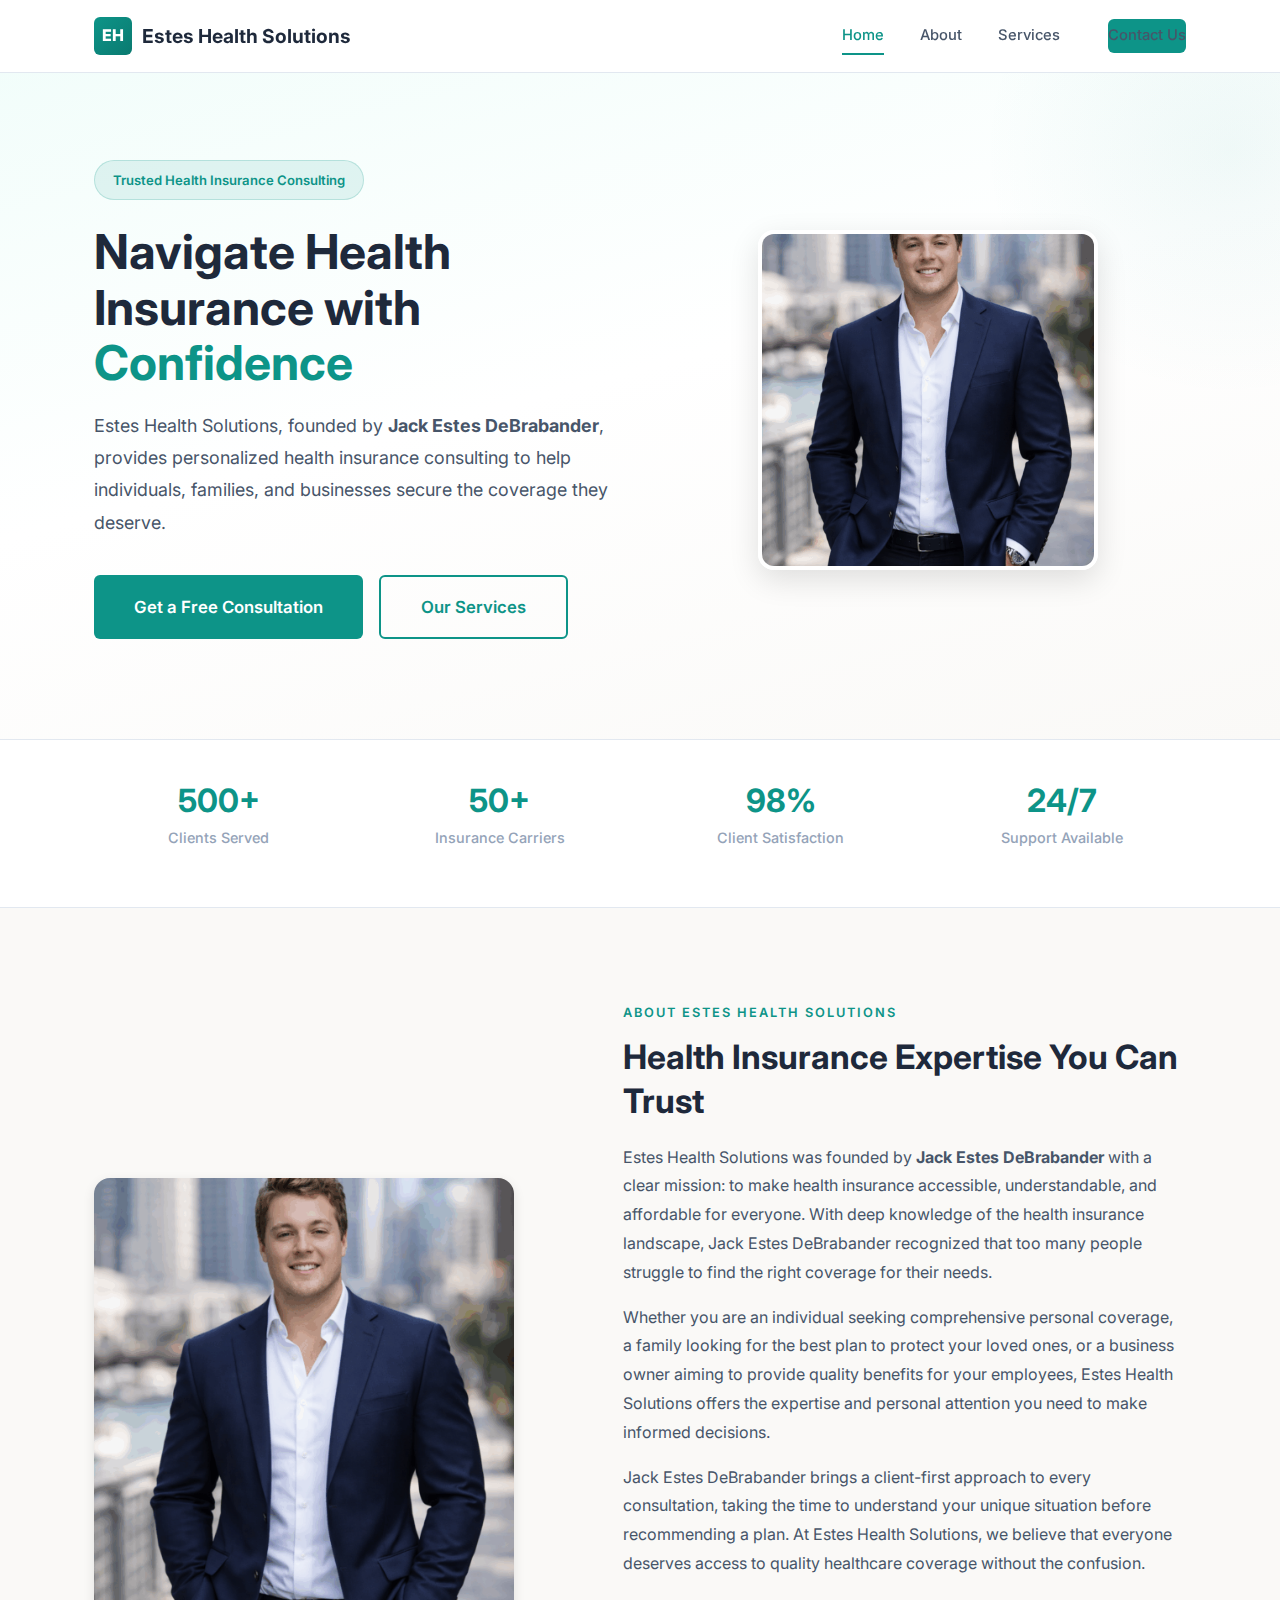
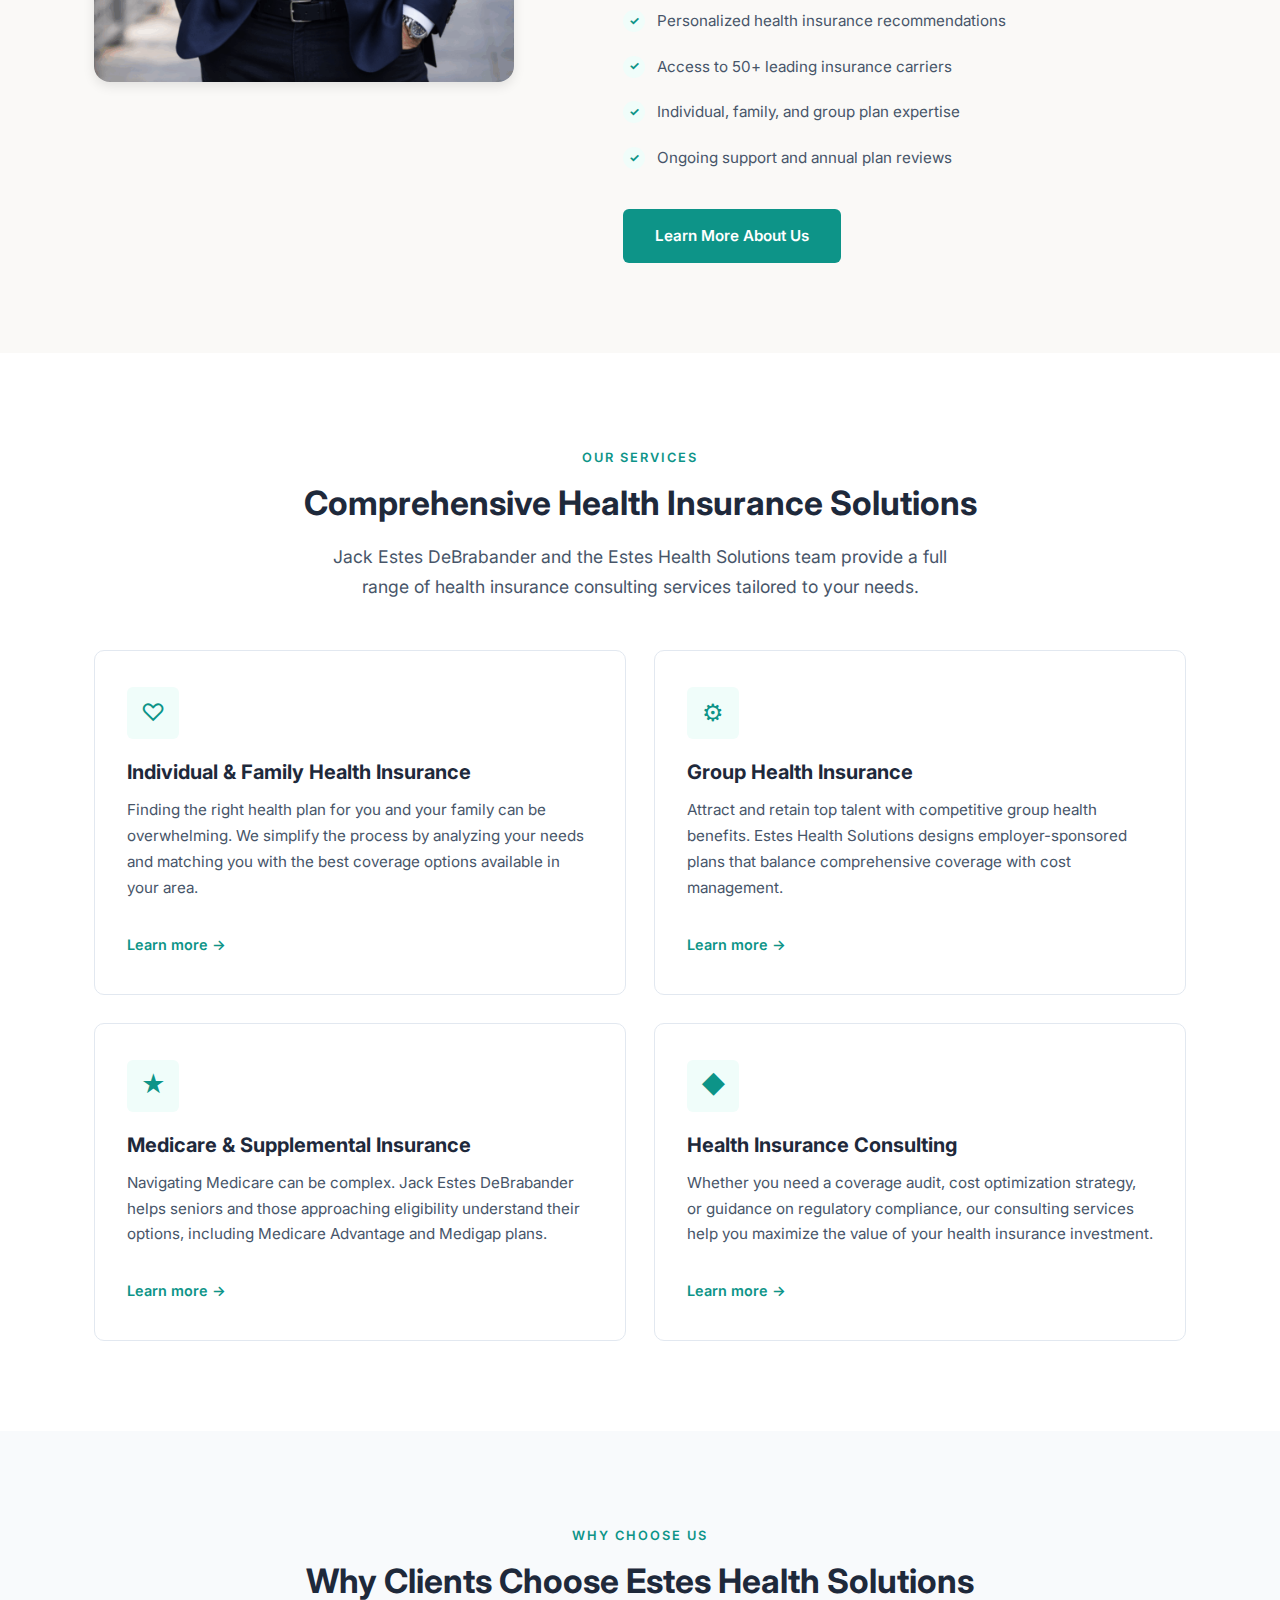
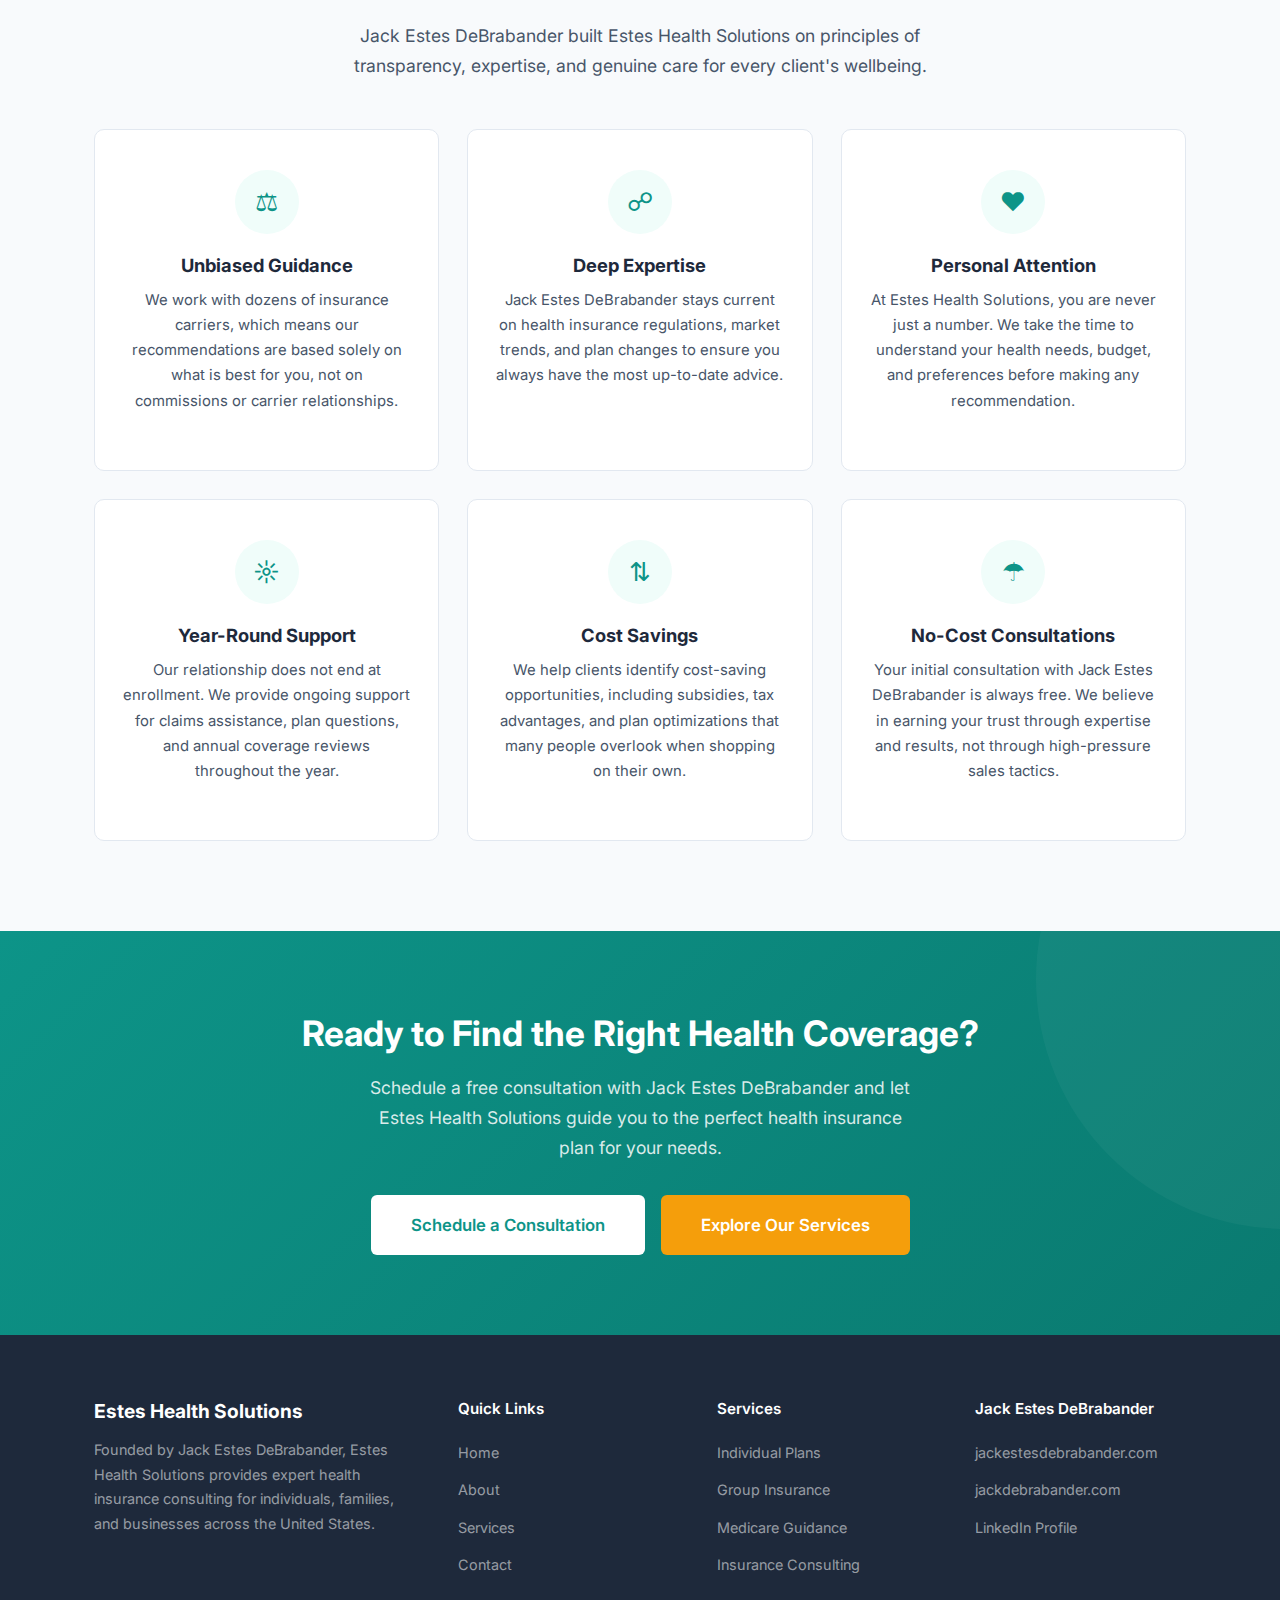
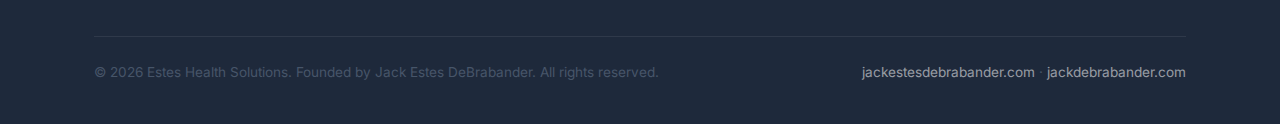
<file: index.html>
<!DOCTYPE html>
<html lang="en">
<head>
  <meta charset="UTF-8">
  <meta name="viewport" content="width=device-width, initial-scale=1.0">
  <title>Estes Health Solutions | Health Insurance Consulting by Jack Estes DeBrabander</title>
  <meta name="description" content="Estes Health Solutions provides expert health insurance consulting services. Founded by Jack Estes DeBrabander, we help individuals, families, and businesses find the right health coverage plans.">
  <meta name="keywords" content="Estes Health Solutions, Jack Estes DeBrabander, Jack DeBrabander health insurance, health insurance consulting, health insurance broker, individual health plans, group health insurance, Medicare consulting, benefits planning, Jack DeBrabander">
  <meta name="author" content="Jack Estes DeBrabander">
  <meta name="robots" content="index, follow">
  <link rel="canonical" href="https://esteshealthsolutions.com/">

  <!-- Open Graph -->
  <meta property="og:title" content="Estes Health Solutions | Health Insurance Consulting by Jack Estes DeBrabander">
  <meta property="og:description" content="Expert health insurance consulting by Jack Estes DeBrabander. Estes Health Solutions helps individuals, families, and businesses navigate health coverage.">
  <meta property="og:url" content="https://esteshealthsolutions.com/">
  <meta property="og:site_name" content="Estes Health Solutions">
  <meta property="og:type" content="website">
  <meta property="og:image" content="https://esteshealthsolutions.com/jack-estes-debrabander.png">

  <!-- Twitter -->
  <meta name="twitter:card" content="summary_large_image">
  <meta name="twitter:title" content="Estes Health Solutions | Health Insurance Consulting">
  <meta name="twitter:description" content="Expert health insurance consulting by Jack Estes DeBrabander. Helping individuals, families, and businesses find the right health coverage.">

  <!-- Google Fonts -->
  <link rel="preconnect" href="https://fonts.googleapis.com">
  <link rel="preconnect" href="https://fonts.gstatic.com" crossorigin>
  <link href="https://fonts.googleapis.com/css2?family=Inter:wght@400;500;600;700;800&display=swap" rel="stylesheet">

  <!-- Stylesheet -->
  <link rel="stylesheet" href="/styles.css">

  <!-- Structured Data: LocalBusiness -->
  <script type="application/ld+json">
  {
    "@context": "https://schema.org",
    "@type": "HealthAndBeautyBusiness",
    "name": "Estes Health Solutions",
    "description": "Health insurance consulting firm founded by Jack Estes DeBrabander, providing expert guidance on individual, family, and group health insurance plans.",
    "url": "https://esteshealthsolutions.com",
    "founder": {
      "@type": "Person",
      "name": "Jack Estes DeBrabander",
      "url": "https://jackestesdebrabander.com",
      "image": "https://esteshealthsolutions.com/jack-estes-debrabander.png",
      "jobTitle": "Founder & Health Insurance Consultant",
      "sameAs": [
        "https://www.linkedin.com/in/jack-estes-debrabander-b32a87391",
        "https://www.linkedin.com/in/jack-debrabander-133595179",
        "https://www.instagram.com/jackdebrabander/",
        "https://x.com/jackdebrabander",
        "https://www.tiktok.com/@jackdebrabander",
        "https://www.chcbrokers.com/jackdebrabander",
        "https://jackestesdebrabander.com",
        "https://jackdebrabander.com"
      ]
    },
    "sameAs": [
      "https://jackestesdebrabander.com",
      "https://jackdebrabander.com"
    ],
    "address": {
      "@type": "PostalAddress",
      "addressCountry": "US"
    },
    "priceRange": "$$",
    "areaServed": "United States"
  }
  </script>

  <!-- Structured Data: Person -->
  <script type="application/ld+json">
  {
    "@context": "https://schema.org",
    "@type": "Person",
    "name": "Jack Estes DeBrabander",
    "alternateName": "Jack DeBrabander",
    "url": "https://jackestesdebrabander.com",
    "image": "https://esteshealthsolutions.com/jack-estes-debrabander.png",
    "jobTitle": "Founder & Health Insurance Consultant",
    "worksFor": {
      "@type": "Organization",
      "name": "Estes Health Solutions",
      "url": "https://esteshealthsolutions.com"
    },
    "sameAs": [
      "https://www.linkedin.com/in/jack-estes-debrabander-b32a87391",
      "https://www.linkedin.com/in/jack-debrabander-133595179",
      "https://www.instagram.com/jackdebrabander/",
      "https://x.com/jackdebrabander",
      "https://www.tiktok.com/@jackdebrabander",
      "https://www.chcbrokers.com/jackdebrabander",
      "https://jackestesdebrabander.com",
      "https://jackdebrabander.com"
    ],
    "knowsAbout": [
      "Health Insurance Consulting",
      "Individual Health Plans",
      "Group Health Insurance",
      "Medicare Insurance",
      "Benefits Planning"
    ]
  }
  </script>

  <!-- Structured Data: WebSite -->
  <script type="application/ld+json">
  {
    "@context": "https://schema.org",
    "@type": "WebSite",
    "name": "Estes Health Solutions",
    "url": "https://esteshealthsolutions.com",
    "description": "Health insurance consulting by Jack Estes DeBrabander"
  }
  </script>
</head>
<body>

  <!-- Navbar -->
  <nav class="navbar" id="navbar">
    <div class="container">
      <a href="/" class="navbar-brand">
        <span class="brand-icon">EH</span>
        Estes Health Solutions
      </a>
      <div class="nav-links" id="navLinks">
        <a href="/" class="active">Home</a>
        <a href="/about/">About</a>
        <a href="/services/">Services</a>
        <a href="/contact/" class="nav-cta btn btn-primary">Contact Us</a>
      </div>
      <button class="mobile-toggle" id="mobileToggle" aria-label="Toggle navigation menu">
        <span></span>
        <span></span>
        <span></span>
      </button>
    </div>
  </nav>

  <!-- Hero Section -->
  <section class="hero">
    <div class="container">
      <div class="hero-content">
        <div class="hero-badge">Trusted Health Insurance Consulting</div>
        <h1>Navigate Health Insurance with <span class="highlight">Confidence</span></h1>
        <p class="hero-text">Estes Health Solutions, founded by <strong>Jack Estes DeBrabander</strong>, provides personalized health insurance consulting to help individuals, families, and businesses secure the coverage they deserve.</p>
        <div class="hero-buttons">
          <a href="/contact/" class="btn btn-primary btn-lg">Get a Free Consultation</a>
          <a href="/services/" class="btn btn-outline btn-lg">Our Services</a>
        </div>
      </div>
      <div class="hero-image">
        <img src="/jack-estes-debrabander.png" alt="Jack Estes DeBrabander - Founder of Estes Health Solutions" width="340" height="340">
        <div class="hero-image-bg"></div>
      </div>
    </div>
  </section>

  <!-- Stats Bar -->
  <section class="stats-bar">
    <div class="container">
      <div class="stats-grid">
        <div class="stat-item">
          <h3>500+</h3>
          <p>Clients Served</p>
        </div>
        <div class="stat-item">
          <h3>50+</h3>
          <p>Insurance Carriers</p>
        </div>
        <div class="stat-item">
          <h3>98%</h3>
          <p>Client Satisfaction</p>
        </div>
        <div class="stat-item">
          <h3>24/7</h3>
          <p>Support Available</p>
        </div>
      </div>
    </div>
  </section>

  <!-- About Section -->
  <section class="about-section section-padding" id="about">
    <div class="container">
      <div class="about-grid">
        <div class="about-image">
          <img src="/jack-estes-debrabander.png" alt="Jack Estes DeBrabander, health insurance consultant and founder of Estes Health Solutions" width="420" height="420">
        </div>
        <div class="about-content">
          <span class="section-label">About Estes Health Solutions</span>
          <h2>Health Insurance Expertise You Can Trust</h2>
          <p>Estes Health Solutions was founded by <strong>Jack Estes DeBrabander</strong> with a clear mission: to make health insurance accessible, understandable, and affordable for everyone. With deep knowledge of the health insurance landscape, Jack Estes DeBrabander recognized that too many people struggle to find the right coverage for their needs.</p>
          <p>Whether you are an individual seeking comprehensive personal coverage, a family looking for the best plan to protect your loved ones, or a business owner aiming to provide quality benefits for your employees, Estes Health Solutions offers the expertise and personal attention you need to make informed decisions.</p>
          <p>Jack Estes DeBrabander brings a client-first approach to every consultation, taking the time to understand your unique situation before recommending a plan. At Estes Health Solutions, we believe that everyone deserves access to quality healthcare coverage without the confusion.</p>
          <ul class="about-list">
            <li><span class="check">&#10003;</span> Personalized health insurance recommendations</li>
            <li><span class="check">&#10003;</span> Access to 50+ leading insurance carriers</li>
            <li><span class="check">&#10003;</span> Individual, family, and group plan expertise</li>
            <li><span class="check">&#10003;</span> Ongoing support and annual plan reviews</li>
          </ul>
          <a href="/about/" class="btn btn-primary">Learn More About Us</a>
        </div>
      </div>
    </div>
  </section>

  <!-- Services Section -->
  <section class="services-section section-padding" id="services">
    <div class="container">
      <div class="text-center">
        <span class="section-label">Our Services</span>
        <h2 class="section-title">Comprehensive Health Insurance Solutions</h2>
        <p class="section-subtitle">Jack Estes DeBrabander and the Estes Health Solutions team provide a full range of health insurance consulting services tailored to your needs.</p>
      </div>
      <div class="services-grid">
        <div class="service-card">
          <div class="service-icon">&#9825;</div>
          <h3>Individual &amp; Family Health Insurance</h3>
          <p>Finding the right health plan for you and your family can be overwhelming. We simplify the process by analyzing your needs and matching you with the best coverage options available in your area.</p>
          <a href="/services/" class="learn-more">Learn more &#8594;</a>
        </div>
        <div class="service-card">
          <div class="service-icon">&#9881;</div>
          <h3>Group Health Insurance</h3>
          <p>Attract and retain top talent with competitive group health benefits. Estes Health Solutions designs employer-sponsored plans that balance comprehensive coverage with cost management.</p>
          <a href="/services/" class="learn-more">Learn more &#8594;</a>
        </div>
        <div class="service-card">
          <div class="service-icon">&#9733;</div>
          <h3>Medicare &amp; Supplemental Insurance</h3>
          <p>Navigating Medicare can be complex. Jack Estes DeBrabander helps seniors and those approaching eligibility understand their options, including Medicare Advantage and Medigap plans.</p>
          <a href="/services/" class="learn-more">Learn more &#8594;</a>
        </div>
        <div class="service-card">
          <div class="service-icon">&#9670;</div>
          <h3>Health Insurance Consulting</h3>
          <p>Whether you need a coverage audit, cost optimization strategy, or guidance on regulatory compliance, our consulting services help you maximize the value of your health insurance investment.</p>
          <a href="/services/" class="learn-more">Learn more &#8594;</a>
        </div>
      </div>
    </div>
  </section>

  <!-- Why Choose Us Section -->
  <section class="why-section section-padding">
    <div class="container">
      <div class="text-center">
        <span class="section-label">Why Choose Us</span>
        <h2 class="section-title">Why Clients Choose Estes Health Solutions</h2>
        <p class="section-subtitle">Jack Estes DeBrabander built Estes Health Solutions on principles of transparency, expertise, and genuine care for every client's wellbeing.</p>
      </div>
      <div class="why-grid">
        <div class="why-card">
          <div class="why-icon">&#9878;</div>
          <h3>Unbiased Guidance</h3>
          <p>We work with dozens of insurance carriers, which means our recommendations are based solely on what is best for you, not on commissions or carrier relationships.</p>
        </div>
        <div class="why-card">
          <div class="why-icon">&#9741;</div>
          <h3>Deep Expertise</h3>
          <p>Jack Estes DeBrabander stays current on health insurance regulations, market trends, and plan changes to ensure you always have the most up-to-date advice.</p>
        </div>
        <div class="why-card">
          <div class="why-icon">&#9829;</div>
          <h3>Personal Attention</h3>
          <p>At Estes Health Solutions, you are never just a number. We take the time to understand your health needs, budget, and preferences before making any recommendation.</p>
        </div>
        <div class="why-card">
          <div class="why-icon">&#9788;</div>
          <h3>Year-Round Support</h3>
          <p>Our relationship does not end at enrollment. We provide ongoing support for claims assistance, plan questions, and annual coverage reviews throughout the year.</p>
        </div>
        <div class="why-card">
          <div class="why-icon">&#8645;</div>
          <h3>Cost Savings</h3>
          <p>We help clients identify cost-saving opportunities, including subsidies, tax advantages, and plan optimizations that many people overlook when shopping on their own.</p>
        </div>
        <div class="why-card">
          <div class="why-icon">&#9730;</div>
          <h3>No-Cost Consultations</h3>
          <p>Your initial consultation with Jack Estes DeBrabander is always free. We believe in earning your trust through expertise and results, not through high-pressure sales tactics.</p>
        </div>
      </div>
    </div>
  </section>

  <!-- CTA Section -->
  <section class="cta-section">
    <div class="container">
      <h2>Ready to Find the Right Health Coverage?</h2>
      <p>Schedule a free consultation with Jack Estes DeBrabander and let Estes Health Solutions guide you to the perfect health insurance plan for your needs.</p>
      <div class="cta-buttons">
        <a href="/contact/" class="btn btn-white btn-lg">Schedule a Consultation</a>
        <a href="/services/" class="btn btn-accent btn-lg">Explore Our Services</a>
      </div>
    </div>
  </section>

  <!-- Footer -->
  <footer class="footer">
    <div class="container">
      <div class="footer-grid">
        <div class="footer-brand">
          <h3>Estes Health Solutions</h3>
          <p>Founded by Jack Estes DeBrabander, Estes Health Solutions provides expert health insurance consulting for individuals, families, and businesses across the United States.</p>
        </div>
        <div class="footer-col">
          <h4>Quick Links</h4>
          <ul>
            <li><a href="/">Home</a></li>
            <li><a href="/about/">About</a></li>
            <li><a href="/services/">Services</a></li>
            <li><a href="/contact/">Contact</a></li>
          </ul>
        </div>
        <div class="footer-col">
          <h4>Services</h4>
          <ul>
            <li><a href="/services/">Individual Plans</a></li>
            <li><a href="/services/">Group Insurance</a></li>
            <li><a href="/services/">Medicare Guidance</a></li>
            <li><a href="/services/">Insurance Consulting</a></li>
          </ul>
        </div>
        <div class="footer-col">
          <h4>Jack Estes DeBrabander</h4>
          <ul>
            <li><a href="https://jackestesdebrabander.com" target="_blank" rel="noopener">jackestesdebrabander.com</a></li>
            <li><a href="https://jackdebrabander.com" target="_blank" rel="noopener">jackdebrabander.com</a></li>
            <li><a href="https://www.linkedin.com/in/jackdebrabander" target="_blank" rel="noopener">LinkedIn Profile</a></li>
          </ul>
        </div>
      </div>
      <div class="footer-bottom">
        <p>&copy; 2026 Estes Health Solutions. Founded by Jack Estes DeBrabander. All rights reserved.</p>
        <p>
          <a href="https://jackestesdebrabander.com" target="_blank" rel="noopener">jackestesdebrabander.com</a> &middot;
          <a href="https://jackdebrabander.com" target="_blank" rel="noopener">jackdebrabander.com</a>
        </p>
      </div>
    </div>
  </footer>

  <!-- JavaScript -->
  <script>
    // Mobile menu toggle
    document.getElementById('mobileToggle').addEventListener('click', function() {
      document.getElementById('navLinks').classList.toggle('active');
    });

    // Navbar scroll effect
    window.addEventListener('scroll', function() {
      const navbar = document.getElementById('navbar');
      if (window.scrollY > 20) {
        navbar.classList.add('scrolled');
      } else {
        navbar.classList.remove('scrolled');
      }
    });
  </script>

</body>
</html>
</file>
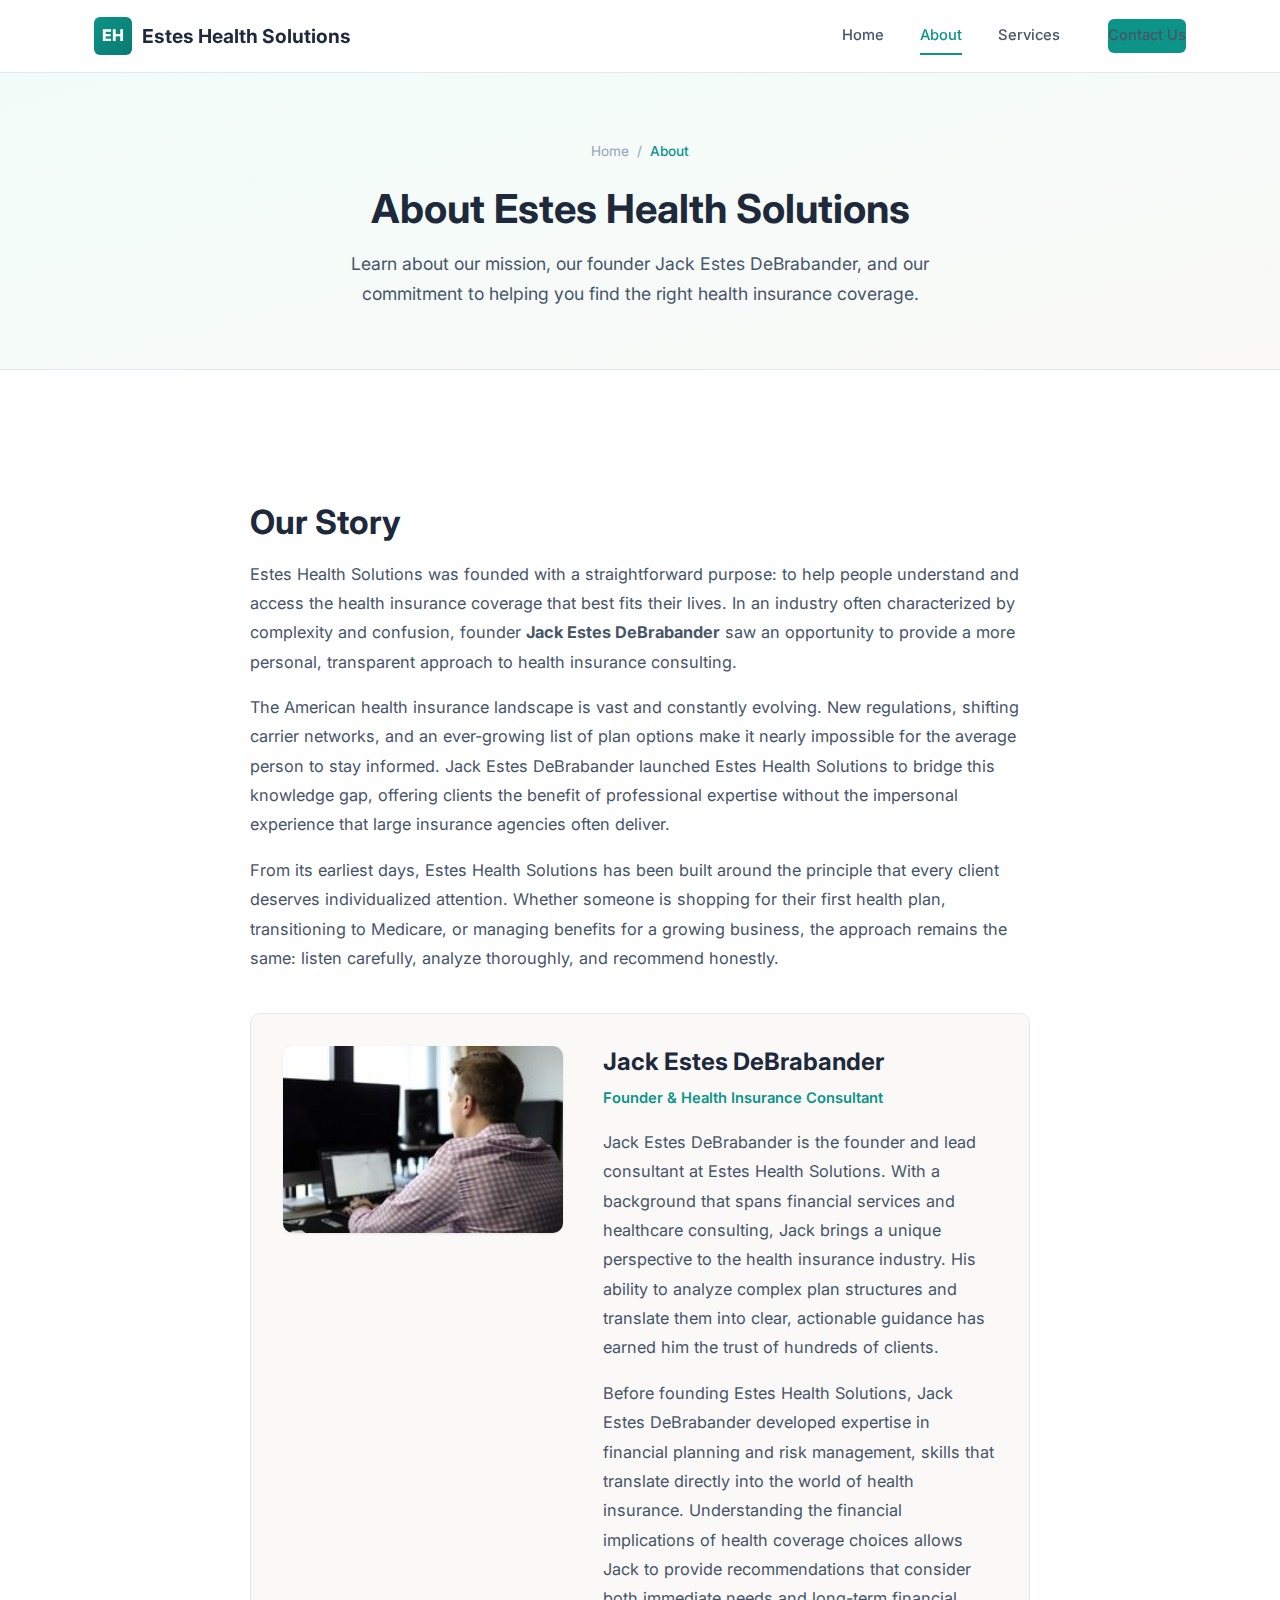
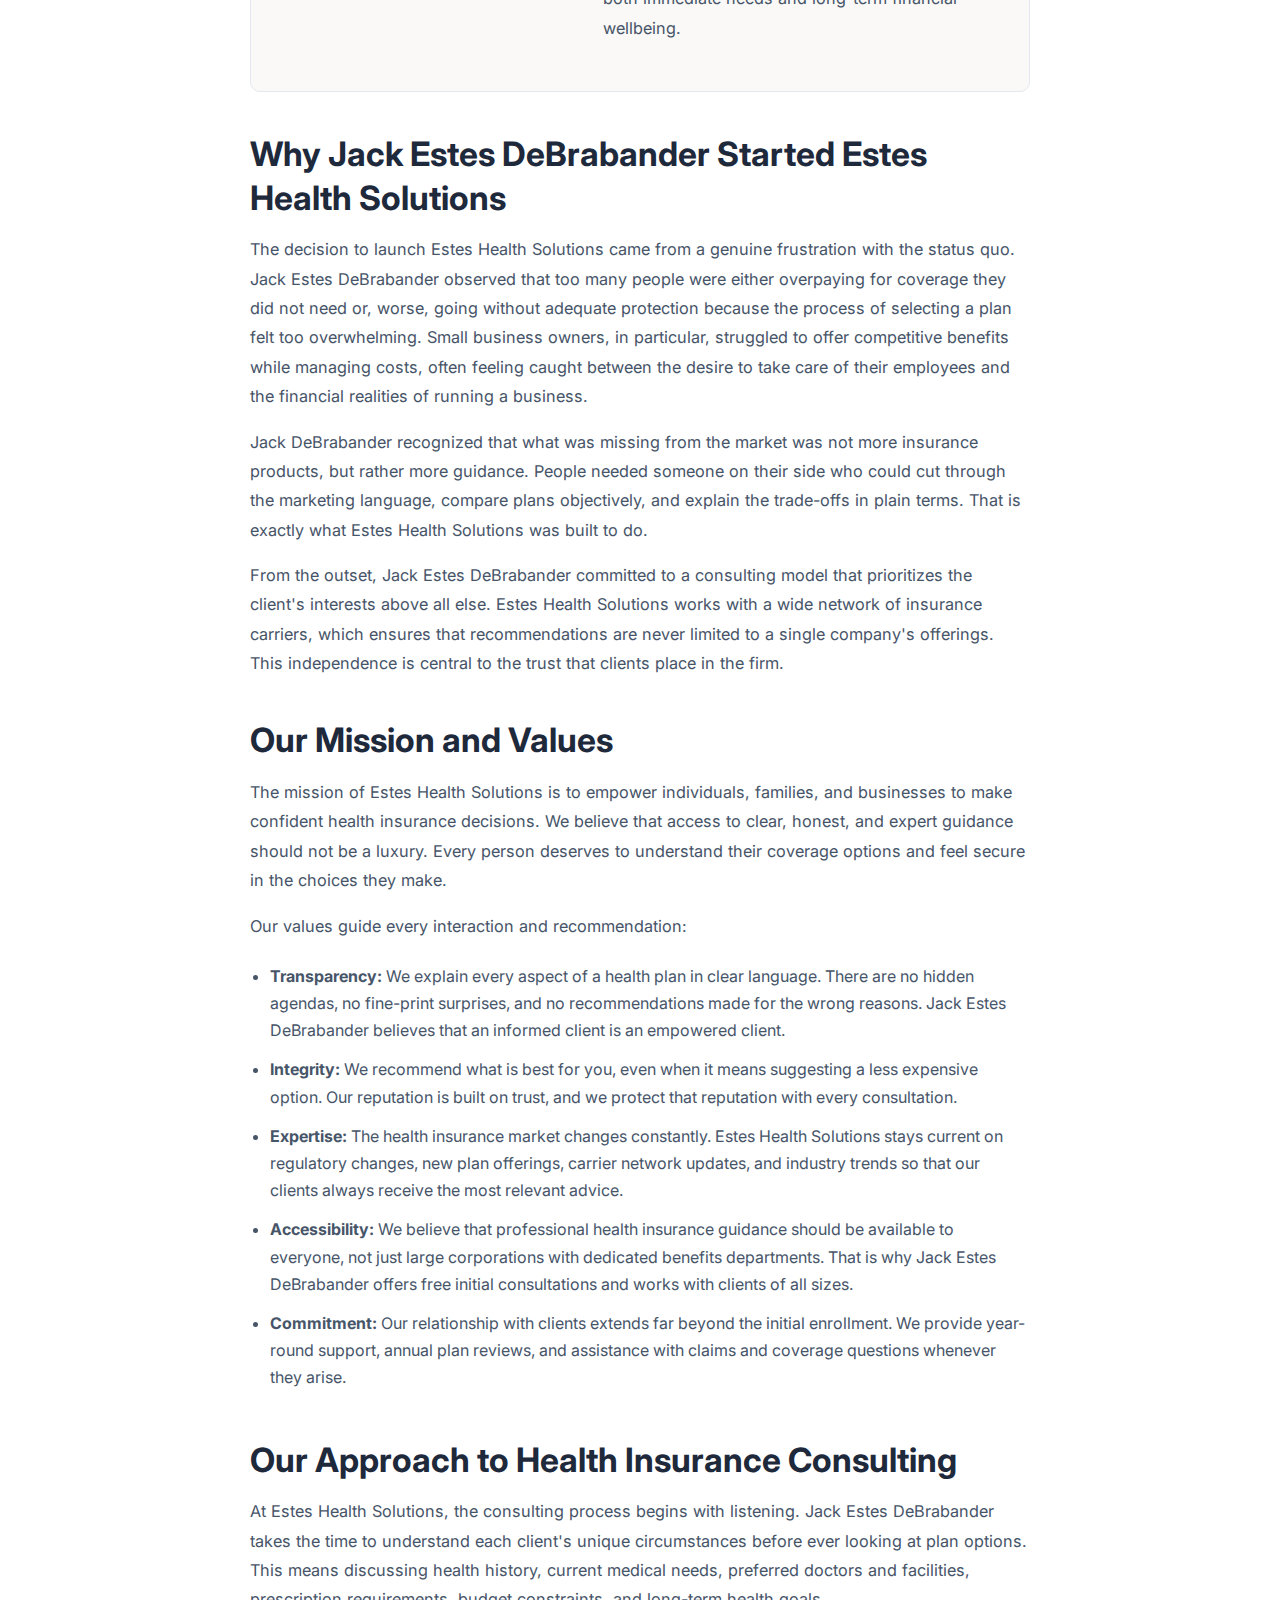
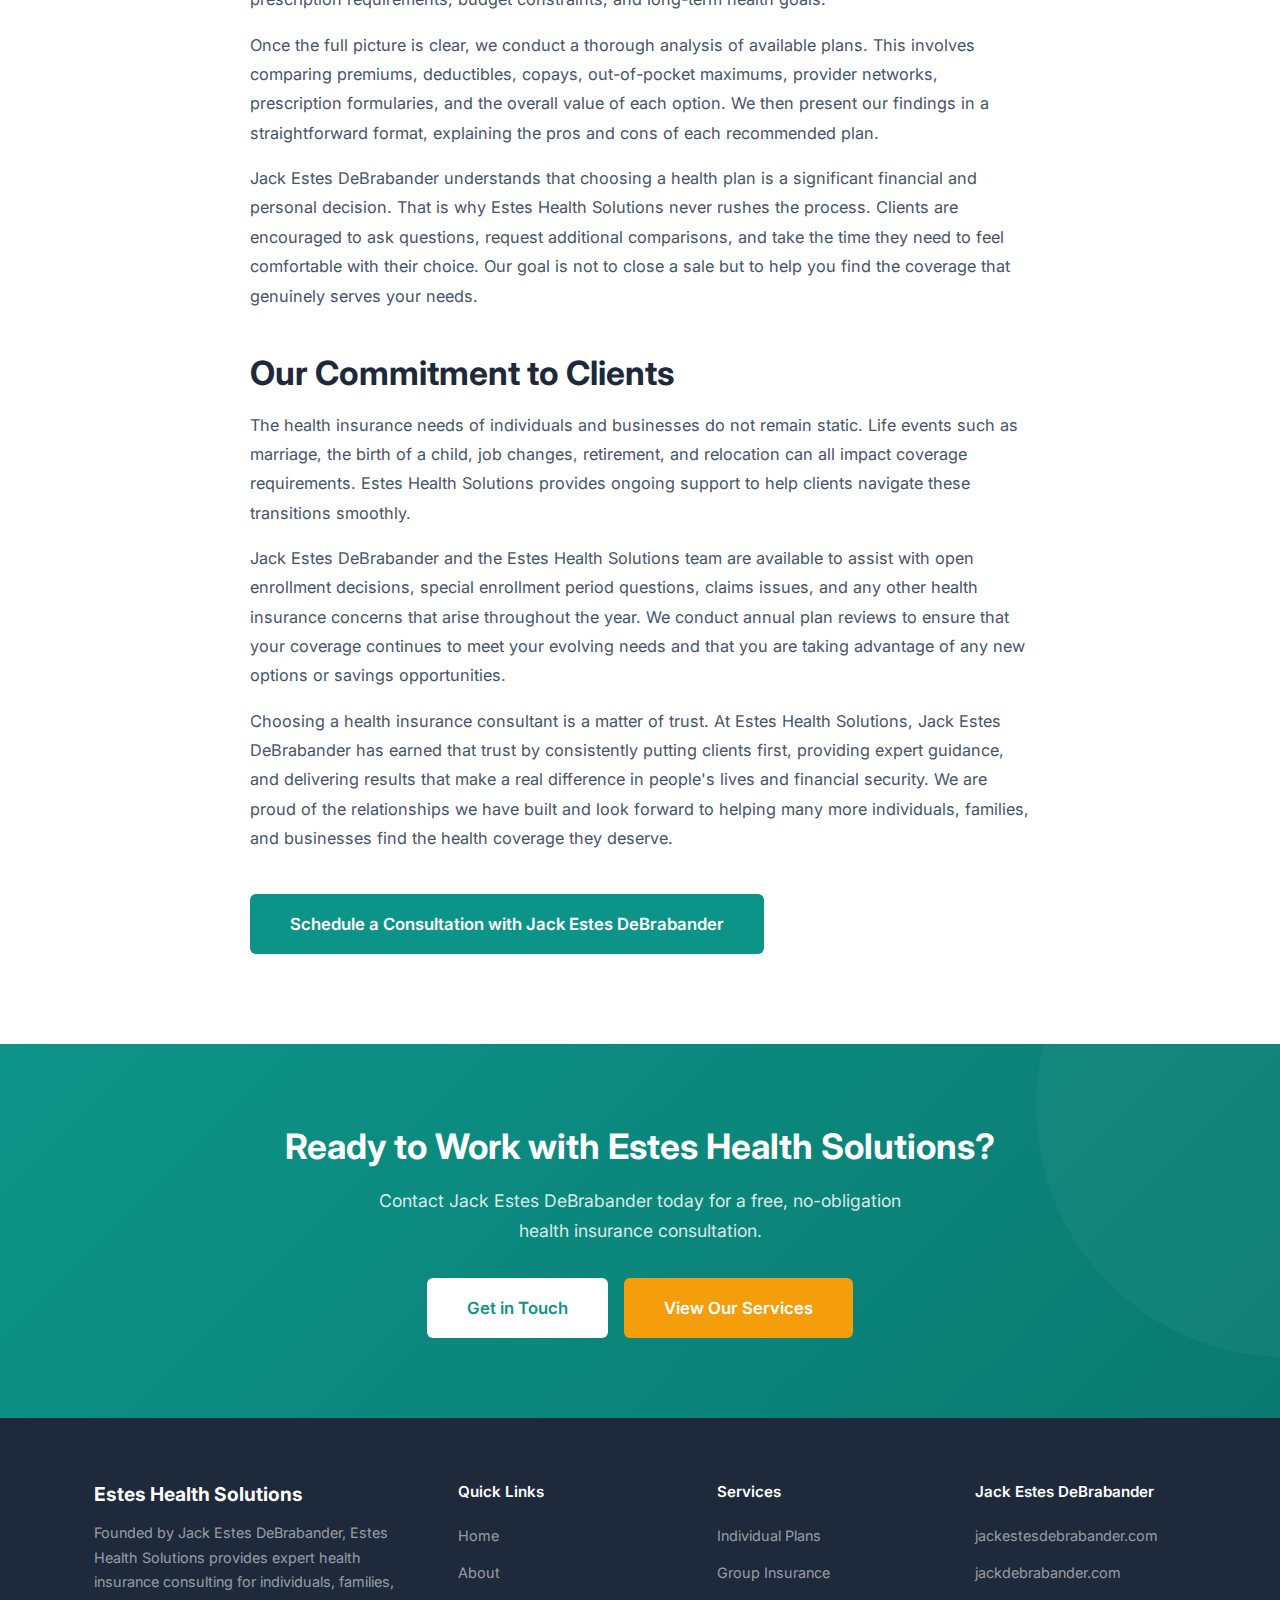
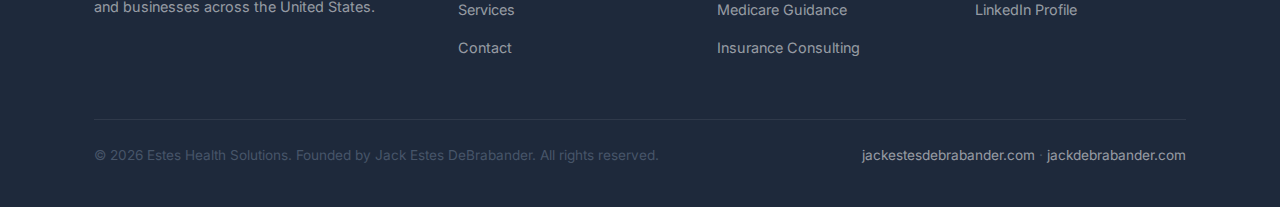
<file: about/index.html>
<!DOCTYPE html>
<html lang="en">
<head>
  <meta charset="UTF-8">
  <meta name="viewport" content="width=device-width, initial-scale=1.0">
  <title>About Estes Health Solutions | Founded by Jack Estes DeBrabander</title>
  <meta name="description" content="Learn about Estes Health Solutions, a health insurance consulting firm founded by Jack Estes DeBrabander. Discover our mission, values, and commitment to helping clients find the right health coverage.">
  <meta name="keywords" content="about Estes Health Solutions, Jack Estes DeBrabander, Jack DeBrabander, health insurance consultant, health insurance advisor, Jack Estes DeBrabander background, Jack DeBrabander health insurance">
  <meta name="author" content="Jack Estes DeBrabander">
  <meta name="robots" content="index, follow">
  <link rel="canonical" href="https://esteshealthsolutions.com/about/">

  <!-- Open Graph -->
  <meta property="og:title" content="About Estes Health Solutions | Founded by Jack Estes DeBrabander">
  <meta property="og:description" content="Learn about Estes Health Solutions and founder Jack Estes DeBrabander. Expert health insurance consulting for individuals, families, and businesses.">
  <meta property="og:url" content="https://esteshealthsolutions.com/about/">
  <meta property="og:site_name" content="Estes Health Solutions">
  <meta property="og:type" content="website">
  <meta property="og:image" content="https://esteshealthsolutions.com/jack-estes-debrabander-working.jpg">

  <!-- Twitter -->
  <meta name="twitter:card" content="summary_large_image">
  <meta name="twitter:title" content="About Estes Health Solutions | Jack Estes DeBrabander">
  <meta name="twitter:description" content="Meet Jack Estes DeBrabander, founder of Estes Health Solutions. Learn about our mission and approach to health insurance consulting.">

  <!-- Google Fonts -->
  <link rel="preconnect" href="https://fonts.googleapis.com">
  <link rel="preconnect" href="https://fonts.gstatic.com" crossorigin>
  <link href="https://fonts.googleapis.com/css2?family=Inter:wght@400;500;600;700;800&display=swap" rel="stylesheet">

  <!-- Stylesheet -->
  <link rel="stylesheet" href="/styles.css">

  <!-- Structured Data: BreadcrumbList -->
  <script type="application/ld+json">
  {
    "@context": "https://schema.org",
    "@type": "BreadcrumbList",
    "itemListElement": [
      {
        "@type": "ListItem",
        "position": 1,
        "name": "Home",
        "item": "https://esteshealthsolutions.com/"
      },
      {
        "@type": "ListItem",
        "position": 2,
        "name": "About",
        "item": "https://esteshealthsolutions.com/about/"
      }
    ]
  }
  </script>

  <!-- Structured Data: AboutPage -->
  <script type="application/ld+json">
  {
    "@context": "https://schema.org",
    "@type": "AboutPage",
    "name": "About Estes Health Solutions",
    "description": "About Estes Health Solutions and founder Jack Estes DeBrabander",
    "url": "https://esteshealthsolutions.com/about/",
    "mainEntity": {
      "@type": "Person",
      "name": "Jack Estes DeBrabander",
      "alternateName": "Jack DeBrabander",
      "jobTitle": "Founder & Health Insurance Consultant",
      "image": "https://esteshealthsolutions.com/jack-estes-debrabander-working.jpg",
      "worksFor": {
        "@type": "Organization",
        "name": "Estes Health Solutions",
        "url": "https://esteshealthsolutions.com"
      },
      "sameAs": [
        "https://www.linkedin.com/in/jack-estes-debrabander-b32a87391",
        "https://www.linkedin.com/in/jack-debrabander-133595179",
        "https://www.instagram.com/jackdebrabander/",
        "https://x.com/jackdebrabander",
        "https://www.tiktok.com/@jackdebrabander",
        "https://www.chcbrokers.com/jackdebrabander",
        "https://jackestesdebrabander.com",
        "https://jackdebrabander.com"
      ]
    }
  }
  </script>
</head>
<body>

  <!-- Navbar -->
  <nav class="navbar" id="navbar">
    <div class="container">
      <a href="/" class="navbar-brand">
        <span class="brand-icon">EH</span>
        Estes Health Solutions
      </a>
      <div class="nav-links" id="navLinks">
        <a href="/">Home</a>
        <a href="/about/" class="active">About</a>
        <a href="/services/">Services</a>
        <a href="/contact/" class="nav-cta btn btn-primary">Contact Us</a>
      </div>
      <button class="mobile-toggle" id="mobileToggle" aria-label="Toggle navigation menu">
        <span></span>
        <span></span>
        <span></span>
      </button>
    </div>
  </nav>

  <!-- Page Header -->
  <section class="page-header">
    <div class="container">
      <div class="breadcrumb">
        <a href="/">Home</a>
        <span>/</span>
        <span class="current">About</span>
      </div>
      <h1>About Estes Health Solutions</h1>
      <p>Learn about our mission, our founder Jack Estes DeBrabander, and our commitment to helping you find the right health insurance coverage.</p>
    </div>
  </section>

  <!-- About Content -->
  <section class="content-section section-padding">
    <div class="container">
      <div class="content-narrow">

        <h2>Our Story</h2>
        <p>Estes Health Solutions was founded with a straightforward purpose: to help people understand and access the health insurance coverage that best fits their lives. In an industry often characterized by complexity and confusion, founder <strong>Jack Estes DeBrabander</strong> saw an opportunity to provide a more personal, transparent approach to health insurance consulting.</p>

        <p>The American health insurance landscape is vast and constantly evolving. New regulations, shifting carrier networks, and an ever-growing list of plan options make it nearly impossible for the average person to stay informed. Jack Estes DeBrabander launched Estes Health Solutions to bridge this knowledge gap, offering clients the benefit of professional expertise without the impersonal experience that large insurance agencies often deliver.</p>

        <p>From its earliest days, Estes Health Solutions has been built around the principle that every client deserves individualized attention. Whether someone is shopping for their first health plan, transitioning to Medicare, or managing benefits for a growing business, the approach remains the same: listen carefully, analyze thoroughly, and recommend honestly.</p>

        <!-- Founder Feature -->
        <div class="founder-feature">
          <img src="/jack-estes-debrabander-working.jpg" alt="Jack Estes DeBrabander - Founder of Estes Health Solutions" width="280" height="280">
          <div>
            <h3>Jack Estes DeBrabander</h3>
            <p class="title">Founder &amp; Health Insurance Consultant</p>
            <p>Jack Estes DeBrabander is the founder and lead consultant at Estes Health Solutions. With a background that spans financial services and healthcare consulting, Jack brings a unique perspective to the health insurance industry. His ability to analyze complex plan structures and translate them into clear, actionable guidance has earned him the trust of hundreds of clients.</p>
            <p>Before founding Estes Health Solutions, Jack Estes DeBrabander developed expertise in financial planning and risk management, skills that translate directly into the world of health insurance. Understanding the financial implications of health coverage choices allows Jack to provide recommendations that consider both immediate needs and long-term financial wellbeing.</p>
          </div>
        </div>

        <h2>Why Jack Estes DeBrabander Started Estes Health Solutions</h2>
        <p>The decision to launch Estes Health Solutions came from a genuine frustration with the status quo. Jack Estes DeBrabander observed that too many people were either overpaying for coverage they did not need or, worse, going without adequate protection because the process of selecting a plan felt too overwhelming. Small business owners, in particular, struggled to offer competitive benefits while managing costs, often feeling caught between the desire to take care of their employees and the financial realities of running a business.</p>

        <p>Jack DeBrabander recognized that what was missing from the market was not more insurance products, but rather more guidance. People needed someone on their side who could cut through the marketing language, compare plans objectively, and explain the trade-offs in plain terms. That is exactly what Estes Health Solutions was built to do.</p>

        <p>From the outset, Jack Estes DeBrabander committed to a consulting model that prioritizes the client's interests above all else. Estes Health Solutions works with a wide network of insurance carriers, which ensures that recommendations are never limited to a single company's offerings. This independence is central to the trust that clients place in the firm.</p>

        <h2>Our Mission and Values</h2>
        <p>The mission of Estes Health Solutions is to empower individuals, families, and businesses to make confident health insurance decisions. We believe that access to clear, honest, and expert guidance should not be a luxury. Every person deserves to understand their coverage options and feel secure in the choices they make.</p>

        <p>Our values guide every interaction and recommendation:</p>
        <ul>
          <li><strong>Transparency:</strong> We explain every aspect of a health plan in clear language. There are no hidden agendas, no fine-print surprises, and no recommendations made for the wrong reasons. Jack Estes DeBrabander believes that an informed client is an empowered client.</li>
          <li><strong>Integrity:</strong> We recommend what is best for you, even when it means suggesting a less expensive option. Our reputation is built on trust, and we protect that reputation with every consultation.</li>
          <li><strong>Expertise:</strong> The health insurance market changes constantly. Estes Health Solutions stays current on regulatory changes, new plan offerings, carrier network updates, and industry trends so that our clients always receive the most relevant advice.</li>
          <li><strong>Accessibility:</strong> We believe that professional health insurance guidance should be available to everyone, not just large corporations with dedicated benefits departments. That is why Jack Estes DeBrabander offers free initial consultations and works with clients of all sizes.</li>
          <li><strong>Commitment:</strong> Our relationship with clients extends far beyond the initial enrollment. We provide year-round support, annual plan reviews, and assistance with claims and coverage questions whenever they arise.</li>
        </ul>

        <h2>Our Approach to Health Insurance Consulting</h2>
        <p>At Estes Health Solutions, the consulting process begins with listening. Jack Estes DeBrabander takes the time to understand each client's unique circumstances before ever looking at plan options. This means discussing health history, current medical needs, preferred doctors and facilities, prescription requirements, budget constraints, and long-term health goals.</p>

        <p>Once the full picture is clear, we conduct a thorough analysis of available plans. This involves comparing premiums, deductibles, copays, out-of-pocket maximums, provider networks, prescription formularies, and the overall value of each option. We then present our findings in a straightforward format, explaining the pros and cons of each recommended plan.</p>

        <p>Jack Estes DeBrabander understands that choosing a health plan is a significant financial and personal decision. That is why Estes Health Solutions never rushes the process. Clients are encouraged to ask questions, request additional comparisons, and take the time they need to feel comfortable with their choice. Our goal is not to close a sale but to help you find the coverage that genuinely serves your needs.</p>

        <h2>Our Commitment to Clients</h2>
        <p>The health insurance needs of individuals and businesses do not remain static. Life events such as marriage, the birth of a child, job changes, retirement, and relocation can all impact coverage requirements. Estes Health Solutions provides ongoing support to help clients navigate these transitions smoothly.</p>

        <p>Jack Estes DeBrabander and the Estes Health Solutions team are available to assist with open enrollment decisions, special enrollment period questions, claims issues, and any other health insurance concerns that arise throughout the year. We conduct annual plan reviews to ensure that your coverage continues to meet your evolving needs and that you are taking advantage of any new options or savings opportunities.</p>

        <p>Choosing a health insurance consultant is a matter of trust. At Estes Health Solutions, Jack Estes DeBrabander has earned that trust by consistently putting clients first, providing expert guidance, and delivering results that make a real difference in people's lives and financial security. We are proud of the relationships we have built and look forward to helping many more individuals, families, and businesses find the health coverage they deserve.</p>

        <div style="margin-top: 40px;">
          <a href="/contact/" class="btn btn-primary btn-lg">Schedule a Consultation with Jack Estes DeBrabander</a>
        </div>

      </div>
    </div>
  </section>

  <!-- CTA Section -->
  <section class="cta-section">
    <div class="container">
      <h2>Ready to Work with Estes Health Solutions?</h2>
      <p>Contact Jack Estes DeBrabander today for a free, no-obligation health insurance consultation.</p>
      <div class="cta-buttons">
        <a href="/contact/" class="btn btn-white btn-lg">Get in Touch</a>
        <a href="/services/" class="btn btn-accent btn-lg">View Our Services</a>
      </div>
    </div>
  </section>

  <!-- Footer -->
  <footer class="footer">
    <div class="container">
      <div class="footer-grid">
        <div class="footer-brand">
          <h3>Estes Health Solutions</h3>
          <p>Founded by Jack Estes DeBrabander, Estes Health Solutions provides expert health insurance consulting for individuals, families, and businesses across the United States.</p>
        </div>
        <div class="footer-col">
          <h4>Quick Links</h4>
          <ul>
            <li><a href="/">Home</a></li>
            <li><a href="/about/">About</a></li>
            <li><a href="/services/">Services</a></li>
            <li><a href="/contact/">Contact</a></li>
          </ul>
        </div>
        <div class="footer-col">
          <h4>Services</h4>
          <ul>
            <li><a href="/services/">Individual Plans</a></li>
            <li><a href="/services/">Group Insurance</a></li>
            <li><a href="/services/">Medicare Guidance</a></li>
            <li><a href="/services/">Insurance Consulting</a></li>
          </ul>
        </div>
        <div class="footer-col">
          <h4>Jack Estes DeBrabander</h4>
          <ul>
            <li><a href="https://jackestesdebrabander.com" target="_blank" rel="noopener">jackestesdebrabander.com</a></li>
            <li><a href="https://jackdebrabander.com" target="_blank" rel="noopener">jackdebrabander.com</a></li>
            <li><a href="https://www.linkedin.com/in/jackdebrabander" target="_blank" rel="noopener">LinkedIn Profile</a></li>
          </ul>
        </div>
      </div>
      <div class="footer-bottom">
        <p>&copy; 2026 Estes Health Solutions. Founded by Jack Estes DeBrabander. All rights reserved.</p>
        <p>
          <a href="https://jackestesdebrabander.com" target="_blank" rel="noopener">jackestesdebrabander.com</a> &middot;
          <a href="https://jackdebrabander.com" target="_blank" rel="noopener">jackdebrabander.com</a>
        </p>
      </div>
    </div>
  </footer>

  <!-- JavaScript -->
  <script>
    document.getElementById('mobileToggle').addEventListener('click', function() {
      document.getElementById('navLinks').classList.toggle('active');
    });

    window.addEventListener('scroll', function() {
      const navbar = document.getElementById('navbar');
      if (window.scrollY > 20) {
        navbar.classList.add('scrolled');
      } else {
        navbar.classList.remove('scrolled');
      }
    });
  </script>

</body>
</html>
</file>
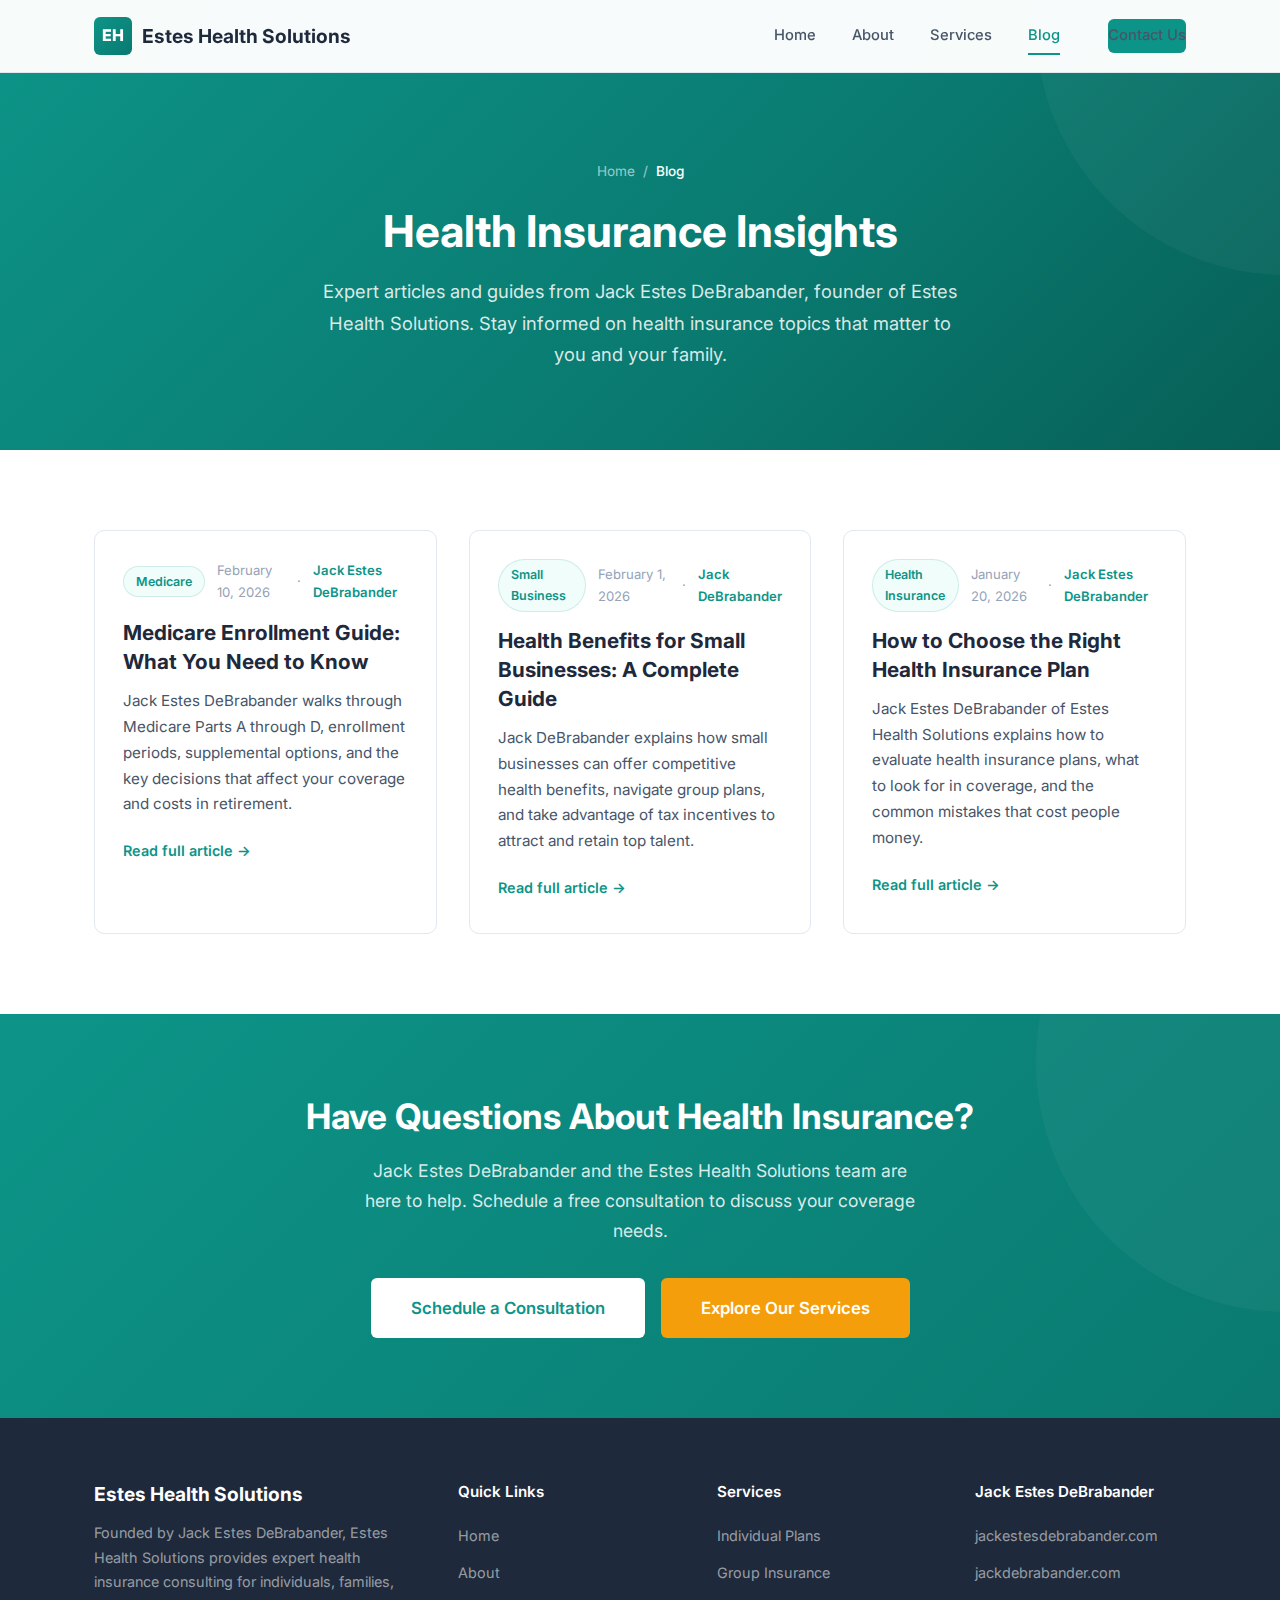
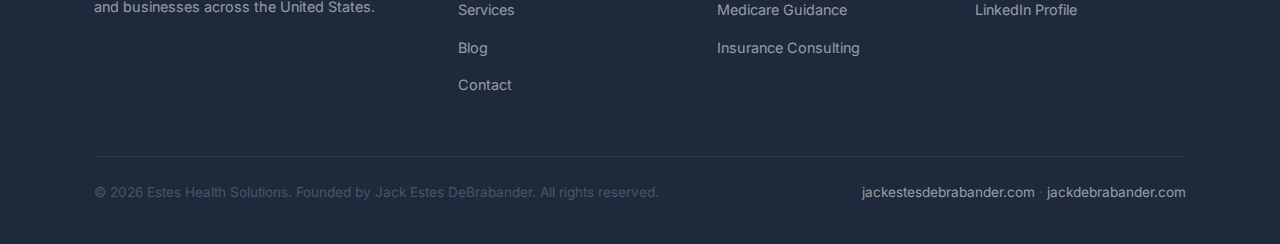
<file: blog/index.html>
<!DOCTYPE html>
<html lang="en">
<head>
  <meta charset="UTF-8">
  <meta name="viewport" content="width=device-width, initial-scale=1.0">
  <title>Blog | Estes Health Solutions - Health Insurance Insights by Jack Estes DeBrabander</title>
  <meta name="description" content="Read the latest health insurance articles and guides from Jack Estes DeBrabander and Estes Health Solutions. Expert advice on choosing plans, small business benefits, Medicare, and more.">
  <meta name="keywords" content="Estes Health Solutions blog, Jack Estes DeBrabander articles, Jack DeBrabander health insurance, health insurance guides, Medicare enrollment, small business health benefits">
  <meta name="author" content="Jack Estes DeBrabander">
  <meta name="robots" content="index, follow">
  <link rel="canonical" href="https://esteshealthsolutions.com/blog/">

  <!-- Open Graph -->
  <meta property="og:title" content="Blog | Estes Health Solutions - Health Insurance Insights by Jack Estes DeBrabander">
  <meta property="og:description" content="Expert health insurance articles and guides from Jack Estes DeBrabander. Estes Health Solutions blog covers individual plans, group benefits, Medicare, and more.">
  <meta property="og:url" content="https://esteshealthsolutions.com/blog/">
  <meta property="og:site_name" content="Estes Health Solutions">
  <meta property="og:type" content="website">
  <meta property="og:image" content="https://esteshealthsolutions.com/jack-estes-debrabander-working.jpg">

  <!-- Twitter -->
  <meta name="twitter:card" content="summary_large_image">
  <meta name="twitter:title" content="Blog | Estes Health Solutions">
  <meta name="twitter:description" content="Expert health insurance articles and guides from Jack Estes DeBrabander and Estes Health Solutions.">
  <meta name="twitter:image" content="https://esteshealthsolutions.com/jack-estes-debrabander-working.jpg">

  <!-- Google Fonts -->
  <link rel="preconnect" href="https://fonts.googleapis.com">
  <link rel="preconnect" href="https://fonts.gstatic.com" crossorigin>
  <link href="https://fonts.googleapis.com/css2?family=Inter:wght@400;500;600;700;800&display=swap" rel="stylesheet">

  <!-- Stylesheet -->
  <link rel="stylesheet" href="/styles.css">

  <!-- Inline Styles for Blog Listing -->
  <style>
    .page-hero {
      background: linear-gradient(135deg, #0d9488 0%, #0a7a70 60%, #065f56 100%);
      padding: 160px 0 80px;
      color: #fff;
      text-align: center;
      position: relative;
      overflow: hidden;
    }
    .page-hero::before {
      content: '';
      position: absolute;
      top: -50%;
      right: -20%;
      width: 500px;
      height: 500px;
      background: rgba(255, 255, 255, 0.04);
      border-radius: 50%;
    }
    .page-hero h1 {
      color: #fff;
      font-size: 2.75rem;
      margin-bottom: 16px;
    }
    .page-hero p {
      color: rgba(255, 255, 255, 0.85);
      font-size: 1.15rem;
      max-width: 640px;
      margin: 0 auto;
    }
    .page-hero .breadcrumb a,
    .page-hero .breadcrumb span {
      color: rgba(255, 255, 255, 0.6);
    }
    .page-hero .breadcrumb .current {
      color: #fff;
    }
    .blog-grid {
      display: grid;
      grid-template-columns: repeat(auto-fill, minmax(340px, 1fr));
      gap: 32px;
      padding: 80px 0;
    }
    .blog-card {
      background: #fff;
      border: 1px solid #e2e8f0;
      border-radius: 10px;
      overflow: hidden;
      transition: all 0.3s ease;
    }
    .blog-card:hover {
      box-shadow: 0 10px 30px rgba(0, 0, 0, 0.12);
      transform: translateY(-4px);
    }
    .blog-card-body {
      padding: 28px 28px 32px;
    }
    .blog-card-meta {
      display: flex;
      align-items: center;
      gap: 12px;
      font-size: 0.82rem;
      color: #94a3b8;
      margin-bottom: 14px;
    }
    .blog-card-meta .author {
      color: #0d9488;
      font-weight: 600;
    }
    .blog-card h2 {
      font-size: 1.3rem;
      margin-bottom: 12px;
      line-height: 1.4;
    }
    .blog-card h2 a {
      color: #1e293b;
      text-decoration: none;
    }
    .blog-card h2 a:hover {
      color: #0d9488;
    }
    .blog-card p {
      font-size: 0.95rem;
      line-height: 1.7;
      color: #475569;
      margin-bottom: 20px;
    }
    .blog-card .read-more {
      display: inline-flex;
      align-items: center;
      gap: 6px;
      font-size: 0.9rem;
      font-weight: 600;
      color: #0d9488;
    }
    .blog-card .read-more:hover {
      gap: 10px;
    }
    .blog-card-tag {
      display: inline-block;
      padding: 4px 12px;
      background: #f0fdfa;
      color: #0d9488;
      border-radius: 50px;
      font-size: 0.78rem;
      font-weight: 600;
      border: 1px solid rgba(13, 148, 136, 0.15);
    }
    @media (max-width: 768px) {
      .page-hero {
        padding: 130px 0 60px;
      }
      .page-hero h1 {
        font-size: 2rem;
      }
      .blog-grid {
        grid-template-columns: 1fr;
        padding: 50px 0;
      }
    }
  </style>

  <!-- Structured Data: BreadcrumbList -->
  <script type="application/ld+json">
  {
    "@context": "https://schema.org",
    "@type": "BreadcrumbList",
    "itemListElement": [
      {
        "@type": "ListItem",
        "position": 1,
        "name": "Home",
        "item": "https://esteshealthsolutions.com/"
      },
      {
        "@type": "ListItem",
        "position": 2,
        "name": "Blog",
        "item": "https://esteshealthsolutions.com/blog/"
      }
    ]
  }
  </script>

  <!-- Structured Data: CollectionPage -->
  <script type="application/ld+json">
  {
    "@context": "https://schema.org",
    "@type": "CollectionPage",
    "name": "Estes Health Solutions Blog",
    "description": "Health insurance articles and guides by Jack Estes DeBrabander",
    "url": "https://esteshealthsolutions.com/blog/",
    "author": {
      "@type": "Person",
      "name": "Jack Estes DeBrabander",
      "alternateName": "Jack DeBrabander",
      "url": "https://jackestesdebrabander.com",
      "sameAs": [
        "https://www.linkedin.com/in/jack-estes-debrabander-b32a87391",
        "https://www.linkedin.com/in/jack-debrabander-133595179",
        "https://www.instagram.com/jackdebrabander/",
        "https://x.com/jackdebrabander",
        "https://www.tiktok.com/@jackdebrabander",
        "https://www.chcbrokers.com/jackdebrabander",
        "https://jackestesdebrabander.com",
        "https://jackdebrabander.com"
      ]
    },
    "isPartOf": {
      "@type": "WebSite",
      "name": "Estes Health Solutions",
      "url": "https://esteshealthsolutions.com"
    }
  }
  </script>
</head>
<body>

  <!-- Navbar -->
  <nav class="navbar" id="navbar">
    <div class="container">
      <a href="/" class="navbar-brand">
        <span class="brand-icon">EH</span>
        Estes Health Solutions
      </a>
      <div class="nav-links" id="navLinks">
        <a href="/">Home</a>
        <a href="/about/">About</a>
        <a href="/services/">Services</a>
        <a href="/blog/" class="active">Blog</a>
        <a href="/contact/" class="nav-cta btn btn-primary">Contact Us</a>
      </div>
      <button class="mobile-toggle" id="mobileToggle" aria-label="Toggle navigation menu">
        <span></span>
        <span></span>
        <span></span>
      </button>
    </div>
  </nav>

  <!-- Page Hero -->
  <section class="page-hero">
    <div class="container">
      <div class="breadcrumb">
        <a href="/">Home</a>
        <span>/</span>
        <span class="current">Blog</span>
      </div>
      <h1>Health Insurance Insights</h1>
      <p>Expert articles and guides from Jack Estes DeBrabander, founder of Estes Health Solutions. Stay informed on health insurance topics that matter to you and your family.</p>
    </div>
  </section>

  <!-- Blog Listing -->
  <section class="content-section">
    <div class="container">
      <div class="blog-grid">

        <!-- Article 3: Medicare Enrollment Guide (newest first) -->
        <article class="blog-card">
          <div class="blog-card-body">
            <div class="blog-card-meta">
              <span class="blog-card-tag">Medicare</span>
              <span>February 10, 2026</span>
              <span>&middot;</span>
              <span class="author">Jack Estes DeBrabander</span>
            </div>
            <h2><a href="/blog/medicare-enrollment-guide/">Medicare Enrollment Guide: What You Need to Know</a></h2>
            <p>Jack Estes DeBrabander walks through Medicare Parts A through D, enrollment periods, supplemental options, and the key decisions that affect your coverage and costs in retirement.</p>
            <a href="/blog/medicare-enrollment-guide/" class="read-more">Read full article &#8594;</a>
          </div>
        </article>

        <!-- Article 2: Small Business Health Benefits -->
        <article class="blog-card">
          <div class="blog-card-body">
            <div class="blog-card-meta">
              <span class="blog-card-tag">Small Business</span>
              <span>February 1, 2026</span>
              <span>&middot;</span>
              <span class="author">Jack DeBrabander</span>
            </div>
            <h2><a href="/blog/small-business-health-benefits/">Health Benefits for Small Businesses: A Complete Guide</a></h2>
            <p>Jack DeBrabander explains how small businesses can offer competitive health benefits, navigate group plans, and take advantage of tax incentives to attract and retain top talent.</p>
            <a href="/blog/small-business-health-benefits/" class="read-more">Read full article &#8594;</a>
          </div>
        </article>

        <!-- Article 1: Choosing Right Health Insurance -->
        <article class="blog-card">
          <div class="blog-card-body">
            <div class="blog-card-meta">
              <span class="blog-card-tag">Health Insurance</span>
              <span>January 20, 2026</span>
              <span>&middot;</span>
              <span class="author">Jack Estes DeBrabander</span>
            </div>
            <h2><a href="/blog/choosing-right-health-insurance/">How to Choose the Right Health Insurance Plan</a></h2>
            <p>Jack Estes DeBrabander of Estes Health Solutions explains how to evaluate health insurance plans, what to look for in coverage, and the common mistakes that cost people money.</p>
            <a href="/blog/choosing-right-health-insurance/" class="read-more">Read full article &#8594;</a>
          </div>
        </article>

      </div>
    </div>
  </section>

  <!-- CTA Section -->
  <section class="cta-section">
    <div class="container">
      <h2>Have Questions About Health Insurance?</h2>
      <p>Jack Estes DeBrabander and the Estes Health Solutions team are here to help. Schedule a free consultation to discuss your coverage needs.</p>
      <div class="cta-buttons">
        <a href="/contact/" class="btn btn-white btn-lg">Schedule a Consultation</a>
        <a href="/services/" class="btn btn-accent btn-lg">Explore Our Services</a>
      </div>
    </div>
  </section>

  <!-- Footer -->
  <footer class="footer">
    <div class="container">
      <div class="footer-grid">
        <div class="footer-brand">
          <h3>Estes Health Solutions</h3>
          <p>Founded by Jack Estes DeBrabander, Estes Health Solutions provides expert health insurance consulting for individuals, families, and businesses across the United States.</p>
        </div>
        <div class="footer-col">
          <h4>Quick Links</h4>
          <ul>
            <li><a href="/">Home</a></li>
            <li><a href="/about/">About</a></li>
            <li><a href="/services/">Services</a></li>
            <li><a href="/blog/">Blog</a></li>
            <li><a href="/contact/">Contact</a></li>
          </ul>
        </div>
        <div class="footer-col">
          <h4>Services</h4>
          <ul>
            <li><a href="/services/">Individual Plans</a></li>
            <li><a href="/services/">Group Insurance</a></li>
            <li><a href="/services/">Medicare Guidance</a></li>
            <li><a href="/services/">Insurance Consulting</a></li>
          </ul>
        </div>
        <div class="footer-col">
          <h4>Jack Estes DeBrabander</h4>
          <ul>
            <li><a href="https://jackestesdebrabander.com" target="_blank" rel="noopener">jackestesdebrabander.com</a></li>
            <li><a href="https://jackdebrabander.com" target="_blank" rel="noopener">jackdebrabander.com</a></li>
            <li><a href="https://www.linkedin.com/in/jack-estes-debrabander-b32a87391" target="_blank" rel="noopener">LinkedIn Profile</a></li>
          </ul>
        </div>
      </div>
      <div class="footer-bottom">
        <p>&copy; 2026 Estes Health Solutions. Founded by Jack Estes DeBrabander. All rights reserved.</p>
        <p>
          <a href="https://jackestesdebrabander.com" target="_blank" rel="noopener">jackestesdebrabander.com</a> &middot;
          <a href="https://jackdebrabander.com" target="_blank" rel="noopener">jackdebrabander.com</a>
        </p>
      </div>
    </div>
  </footer>

  <!-- JavaScript -->
  <script>
    // Mobile menu toggle
    document.getElementById('mobileToggle').addEventListener('click', function() {
      document.getElementById('navLinks').classList.toggle('active');
    });

    // Navbar scroll effect
    window.addEventListener('scroll', function() {
      var navbar = document.getElementById('navbar');
      if (window.scrollY > 20) {
        navbar.classList.add('scrolled');
      } else {
        navbar.classList.remove('scrolled');
      }
    });
  </script>

</body>
</html>
</file>
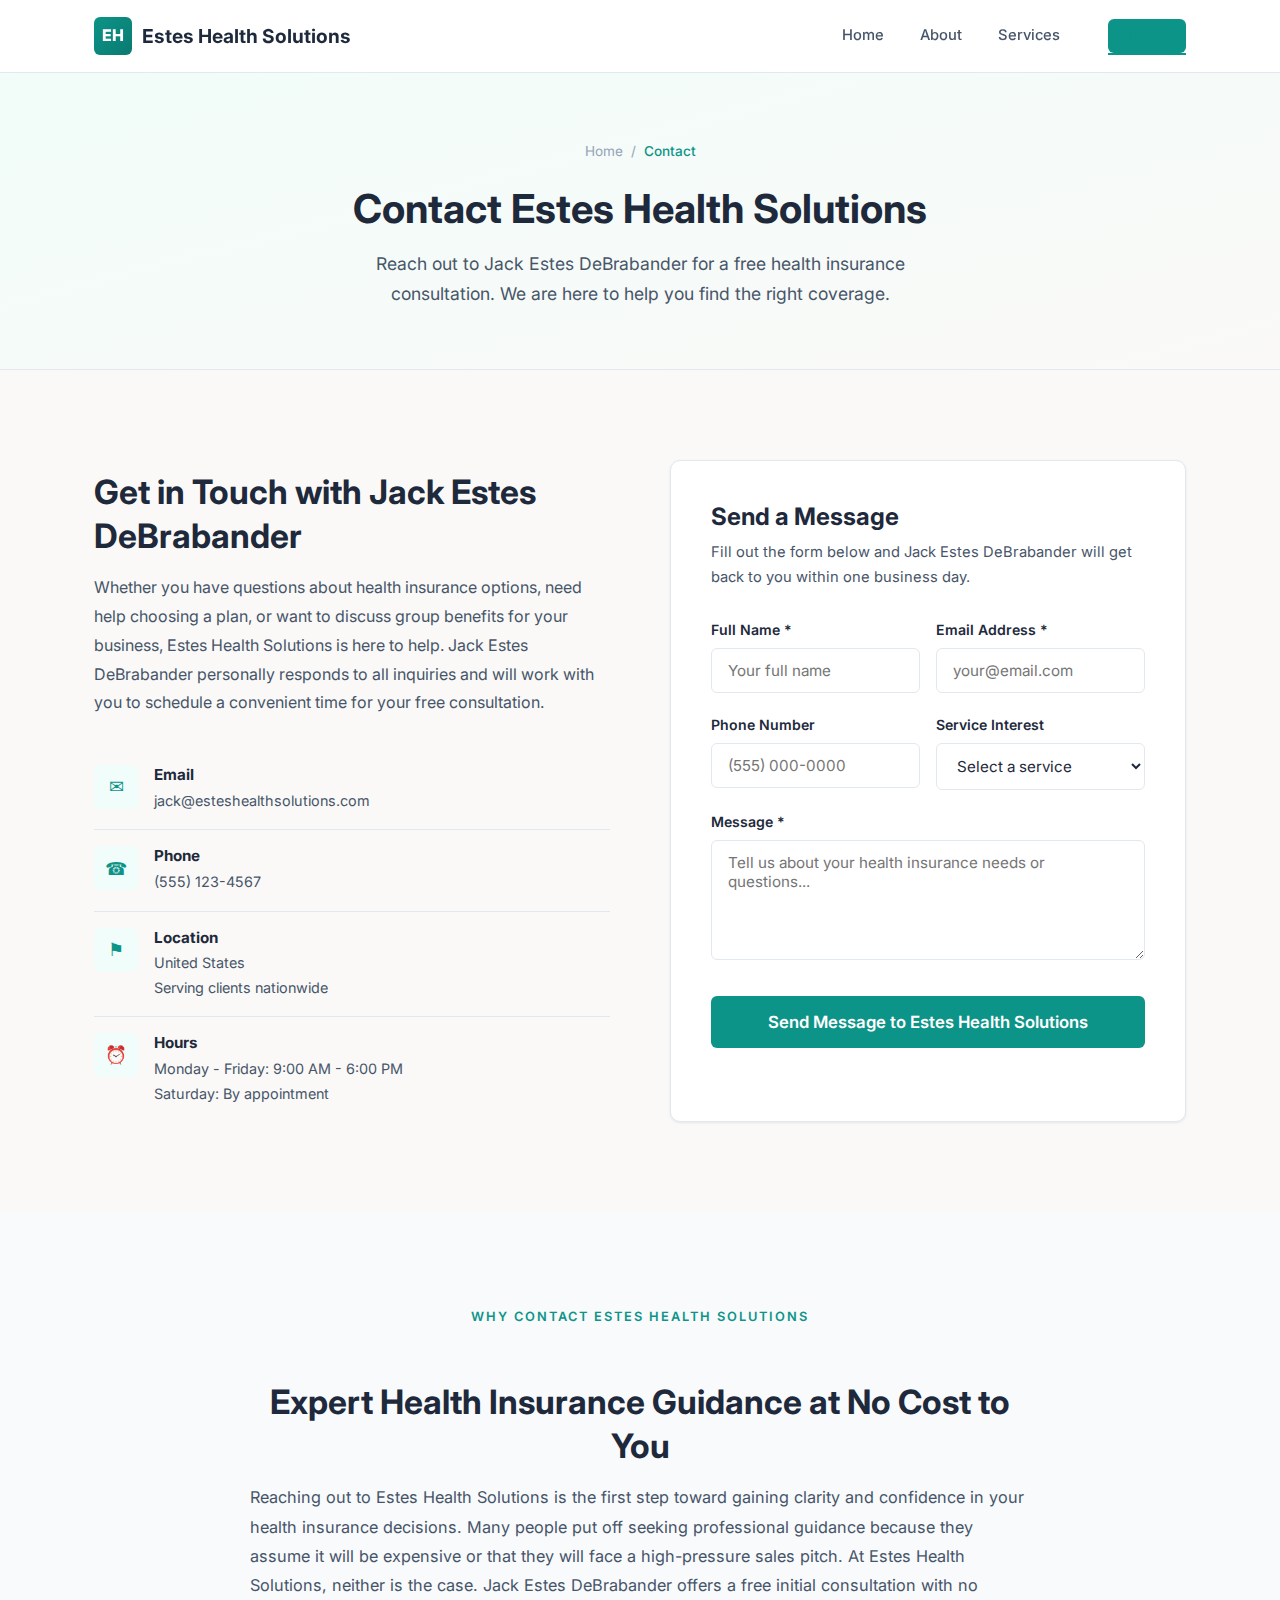
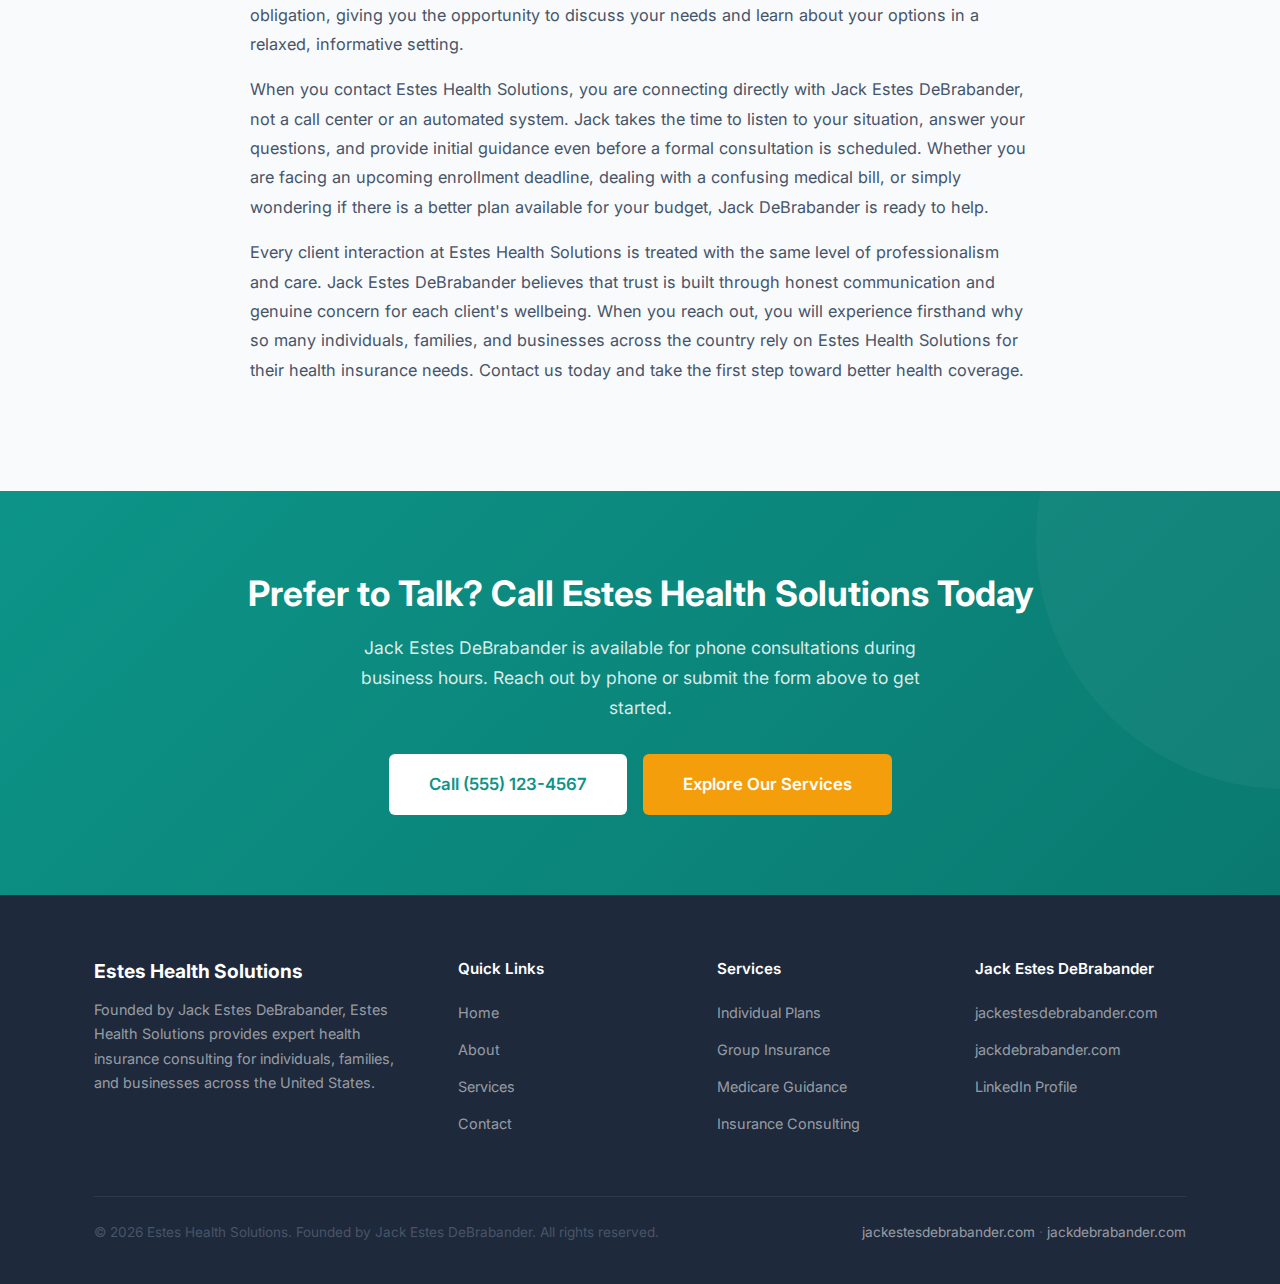
<file: contact/index.html>
<!DOCTYPE html>
<html lang="en">
<head>
  <meta charset="UTF-8">
  <meta name="viewport" content="width=device-width, initial-scale=1.0">
  <title>Contact Estes Health Solutions | Speak with Jack DeBrabander</title>
  <meta name="description" content="Contact Estes Health Solutions for a free health insurance consultation. Speak directly with founder Jack Estes DeBrabander about individual, family, or group health insurance needs.">
  <meta name="keywords" content="contact Estes Health Solutions, Jack Estes DeBrabander contact, Jack DeBrabander, health insurance consultation, free health insurance quote, health insurance help, Estes Health Solutions phone, Estes Health Solutions email">
  <meta name="author" content="Jack Estes DeBrabander">
  <meta name="robots" content="index, follow">
  <link rel="canonical" href="https://esteshealthsolutions.com/contact/">

  <!-- Open Graph -->
  <meta property="og:title" content="Contact Estes Health Solutions | Speak with Jack DeBrabander">
  <meta property="og:description" content="Get in touch with Jack Estes DeBrabander at Estes Health Solutions for expert health insurance consulting. Free initial consultation.">
  <meta property="og:url" content="https://esteshealthsolutions.com/contact/">
  <meta property="og:site_name" content="Estes Health Solutions">
  <meta property="og:type" content="website">
  <meta property="og:image" content="https://esteshealthsolutions.com/jack-estes-debrabander-working.jpg">

  <!-- Twitter -->
  <meta name="twitter:card" content="summary_large_image">
  <meta name="twitter:title" content="Contact Estes Health Solutions | Jack DeBrabander">
  <meta name="twitter:description" content="Reach out to Jack Estes DeBrabander at Estes Health Solutions for personalized health insurance guidance.">

  <!-- Google Fonts -->
  <link rel="preconnect" href="https://fonts.googleapis.com">
  <link rel="preconnect" href="https://fonts.gstatic.com" crossorigin>
  <link href="https://fonts.googleapis.com/css2?family=Inter:wght@400;500;600;700;800&display=swap" rel="stylesheet">

  <!-- Stylesheet -->
  <link rel="stylesheet" href="/styles.css">

  <!-- Structured Data: BreadcrumbList -->
  <script type="application/ld+json">
  {
    "@context": "https://schema.org",
    "@type": "BreadcrumbList",
    "itemListElement": [
      {
        "@type": "ListItem",
        "position": 1,
        "name": "Home",
        "item": "https://esteshealthsolutions.com/"
      },
      {
        "@type": "ListItem",
        "position": 2,
        "name": "Contact",
        "item": "https://esteshealthsolutions.com/contact/"
      }
    ]
  }
  </script>

  <!-- Structured Data: ContactPage -->
  <script type="application/ld+json">
  {
    "@context": "https://schema.org",
    "@type": "ContactPage",
    "name": "Contact Estes Health Solutions",
    "description": "Contact Jack Estes DeBrabander at Estes Health Solutions for health insurance consulting",
    "url": "https://esteshealthsolutions.com/contact/",
    "mainEntity": {
      "@type": "Organization",
      "name": "Estes Health Solutions",
      "founder": {
        "@type": "Person",
        "name": "Jack Estes DeBrabander",
        "sameAs": [
          "https://www.linkedin.com/in/jack-estes-debrabander-b32a87391",
          "https://www.linkedin.com/in/jack-debrabander-133595179",
          "https://www.instagram.com/jackdebrabander/",
          "https://x.com/jackdebrabander",
          "https://www.tiktok.com/@jackdebrabander",
          "https://www.chcbrokers.com/jackdebrabander",
          "https://jackestesdebrabander.com",
          "https://jackdebrabander.com"
        ]
      },
      "contactPoint": {
        "@type": "ContactPoint",
        "contactType": "Customer Service",
        "availableLanguage": "English",
        "areaServed": "US"
      }
    }
  }
  </script>
</head>
<body>

  <!-- Navbar -->
  <nav class="navbar" id="navbar">
    <div class="container">
      <a href="/" class="navbar-brand">
        <span class="brand-icon">EH</span>
        Estes Health Solutions
      </a>
      <div class="nav-links" id="navLinks">
        <a href="/">Home</a>
        <a href="/about/">About</a>
        <a href="/services/">Services</a>
        <a href="/contact/" class="active nav-cta btn btn-primary">Contact Us</a>
      </div>
      <button class="mobile-toggle" id="mobileToggle" aria-label="Toggle navigation menu">
        <span></span>
        <span></span>
        <span></span>
      </button>
    </div>
  </nav>

  <!-- Page Header -->
  <section class="page-header">
    <div class="container">
      <div class="breadcrumb">
        <a href="/">Home</a>
        <span>/</span>
        <span class="current">Contact</span>
      </div>
      <h1>Contact Estes Health Solutions</h1>
      <p>Reach out to Jack Estes DeBrabander for a free health insurance consultation. We are here to help you find the right coverage.</p>
    </div>
  </section>

  <!-- Contact Section -->
  <section class="contact-section section-padding">
    <div class="container">
      <div class="contact-grid">

        <!-- Contact Info -->
        <div class="contact-info">
          <h2>Get in Touch with Jack Estes DeBrabander</h2>
          <p>Whether you have questions about health insurance options, need help choosing a plan, or want to discuss group benefits for your business, Estes Health Solutions is here to help. Jack Estes DeBrabander personally responds to all inquiries and will work with you to schedule a convenient time for your free consultation.</p>

          <div class="contact-detail">
            <div class="contact-detail-icon">&#9993;</div>
            <div>
              <h4>Email</h4>
              <p>jack@esteshealthsolutions.com</p>
            </div>
          </div>

          <div class="contact-detail">
            <div class="contact-detail-icon">&#9742;</div>
            <div>
              <h4>Phone</h4>
              <p>(555) 123-4567</p>
            </div>
          </div>

          <div class="contact-detail">
            <div class="contact-detail-icon">&#9873;</div>
            <div>
              <h4>Location</h4>
              <p>United States<br>Serving clients nationwide</p>
            </div>
          </div>

          <div class="contact-detail">
            <div class="contact-detail-icon">&#9200;</div>
            <div>
              <h4>Hours</h4>
              <p>Monday - Friday: 9:00 AM - 6:00 PM<br>Saturday: By appointment</p>
            </div>
          </div>
        </div>

        <!-- Contact Form -->
        <div class="contact-form-wrapper">
          <h3 style="margin-bottom: 8px;">Send a Message</h3>
          <p style="font-size: 0.92rem; margin-bottom: 28px;">Fill out the form below and Jack Estes DeBrabander will get back to you within one business day.</p>

          <form action="https://formspree.io/f/your-form-id" method="POST">
            <div class="form-row">
              <div class="form-group">
                <label for="name">Full Name *</label>
                <input type="text" id="name" name="name" placeholder="Your full name" required>
              </div>
              <div class="form-group">
                <label for="email">Email Address *</label>
                <input type="email" id="email" name="email" placeholder="your@email.com" required>
              </div>
            </div>

            <div class="form-row">
              <div class="form-group">
                <label for="phone">Phone Number</label>
                <input type="tel" id="phone" name="phone" placeholder="(555) 000-0000">
              </div>
              <div class="form-group">
                <label for="service">Service Interest</label>
                <select id="service" name="service">
                  <option value="">Select a service</option>
                  <option value="individual">Individual Health Insurance</option>
                  <option value="family">Family Health Insurance</option>
                  <option value="group">Group Health Insurance</option>
                  <option value="medicare">Medicare & Supplemental</option>
                  <option value="consulting">Health Insurance Consulting</option>
                  <option value="other">Other</option>
                </select>
              </div>
            </div>

            <div class="form-group">
              <label for="message">Message *</label>
              <textarea id="message" name="message" placeholder="Tell us about your health insurance needs or questions..." required></textarea>
            </div>

            <button type="submit" class="btn btn-primary btn-lg form-submit">Send Message to Estes Health Solutions</button>
          </form>
        </div>

      </div>
    </div>
  </section>

  <!-- Why Contact Section -->
  <section class="content-section section-padding" style="background: var(--bg-section);">
    <div class="container">
      <div class="content-narrow text-center">
        <span class="section-label">Why Contact Estes Health Solutions</span>
        <h2 class="section-title">Expert Health Insurance Guidance at No Cost to You</h2>
      </div>
      <div class="content-narrow">
        <p>Reaching out to Estes Health Solutions is the first step toward gaining clarity and confidence in your health insurance decisions. Many people put off seeking professional guidance because they assume it will be expensive or that they will face a high-pressure sales pitch. At Estes Health Solutions, neither is the case. Jack Estes DeBrabander offers a free initial consultation with no obligation, giving you the opportunity to discuss your needs and learn about your options in a relaxed, informative setting.</p>

        <p>When you contact Estes Health Solutions, you are connecting directly with Jack Estes DeBrabander, not a call center or an automated system. Jack takes the time to listen to your situation, answer your questions, and provide initial guidance even before a formal consultation is scheduled. Whether you are facing an upcoming enrollment deadline, dealing with a confusing medical bill, or simply wondering if there is a better plan available for your budget, Jack DeBrabander is ready to help.</p>

        <p>Every client interaction at Estes Health Solutions is treated with the same level of professionalism and care. Jack Estes DeBrabander believes that trust is built through honest communication and genuine concern for each client's wellbeing. When you reach out, you will experience firsthand why so many individuals, families, and businesses across the country rely on Estes Health Solutions for their health insurance needs. Contact us today and take the first step toward better health coverage.</p>
      </div>
    </div>
  </section>

  <!-- CTA Section -->
  <section class="cta-section">
    <div class="container">
      <h2>Prefer to Talk? Call Estes Health Solutions Today</h2>
      <p>Jack Estes DeBrabander is available for phone consultations during business hours. Reach out by phone or submit the form above to get started.</p>
      <div class="cta-buttons">
        <a href="tel:5551234567" class="btn btn-white btn-lg">Call (555) 123-4567</a>
        <a href="/services/" class="btn btn-accent btn-lg">Explore Our Services</a>
      </div>
    </div>
  </section>

  <!-- Footer -->
  <footer class="footer">
    <div class="container">
      <div class="footer-grid">
        <div class="footer-brand">
          <h3>Estes Health Solutions</h3>
          <p>Founded by Jack Estes DeBrabander, Estes Health Solutions provides expert health insurance consulting for individuals, families, and businesses across the United States.</p>
        </div>
        <div class="footer-col">
          <h4>Quick Links</h4>
          <ul>
            <li><a href="/">Home</a></li>
            <li><a href="/about/">About</a></li>
            <li><a href="/services/">Services</a></li>
            <li><a href="/contact/">Contact</a></li>
          </ul>
        </div>
        <div class="footer-col">
          <h4>Services</h4>
          <ul>
            <li><a href="/services/">Individual Plans</a></li>
            <li><a href="/services/">Group Insurance</a></li>
            <li><a href="/services/">Medicare Guidance</a></li>
            <li><a href="/services/">Insurance Consulting</a></li>
          </ul>
        </div>
        <div class="footer-col">
          <h4>Jack Estes DeBrabander</h4>
          <ul>
            <li><a href="https://jackestesdebrabander.com" target="_blank" rel="noopener">jackestesdebrabander.com</a></li>
            <li><a href="https://jackdebrabander.com" target="_blank" rel="noopener">jackdebrabander.com</a></li>
            <li><a href="https://www.linkedin.com/in/jackdebrabander" target="_blank" rel="noopener">LinkedIn Profile</a></li>
          </ul>
        </div>
      </div>
      <div class="footer-bottom">
        <p>&copy; 2026 Estes Health Solutions. Founded by Jack Estes DeBrabander. All rights reserved.</p>
        <p>
          <a href="https://jackestesdebrabander.com" target="_blank" rel="noopener">jackestesdebrabander.com</a> &middot;
          <a href="https://jackdebrabander.com" target="_blank" rel="noopener">jackdebrabander.com</a>
        </p>
      </div>
    </div>
  </footer>

  <!-- JavaScript -->
  <script>
    document.getElementById('mobileToggle').addEventListener('click', function() {
      document.getElementById('navLinks').classList.toggle('active');
    });

    window.addEventListener('scroll', function() {
      const navbar = document.getElementById('navbar');
      if (window.scrollY > 20) {
        navbar.classList.add('scrolled');
      } else {
        navbar.classList.remove('scrolled');
      }
    });
  </script>

</body>
</html>
</file>
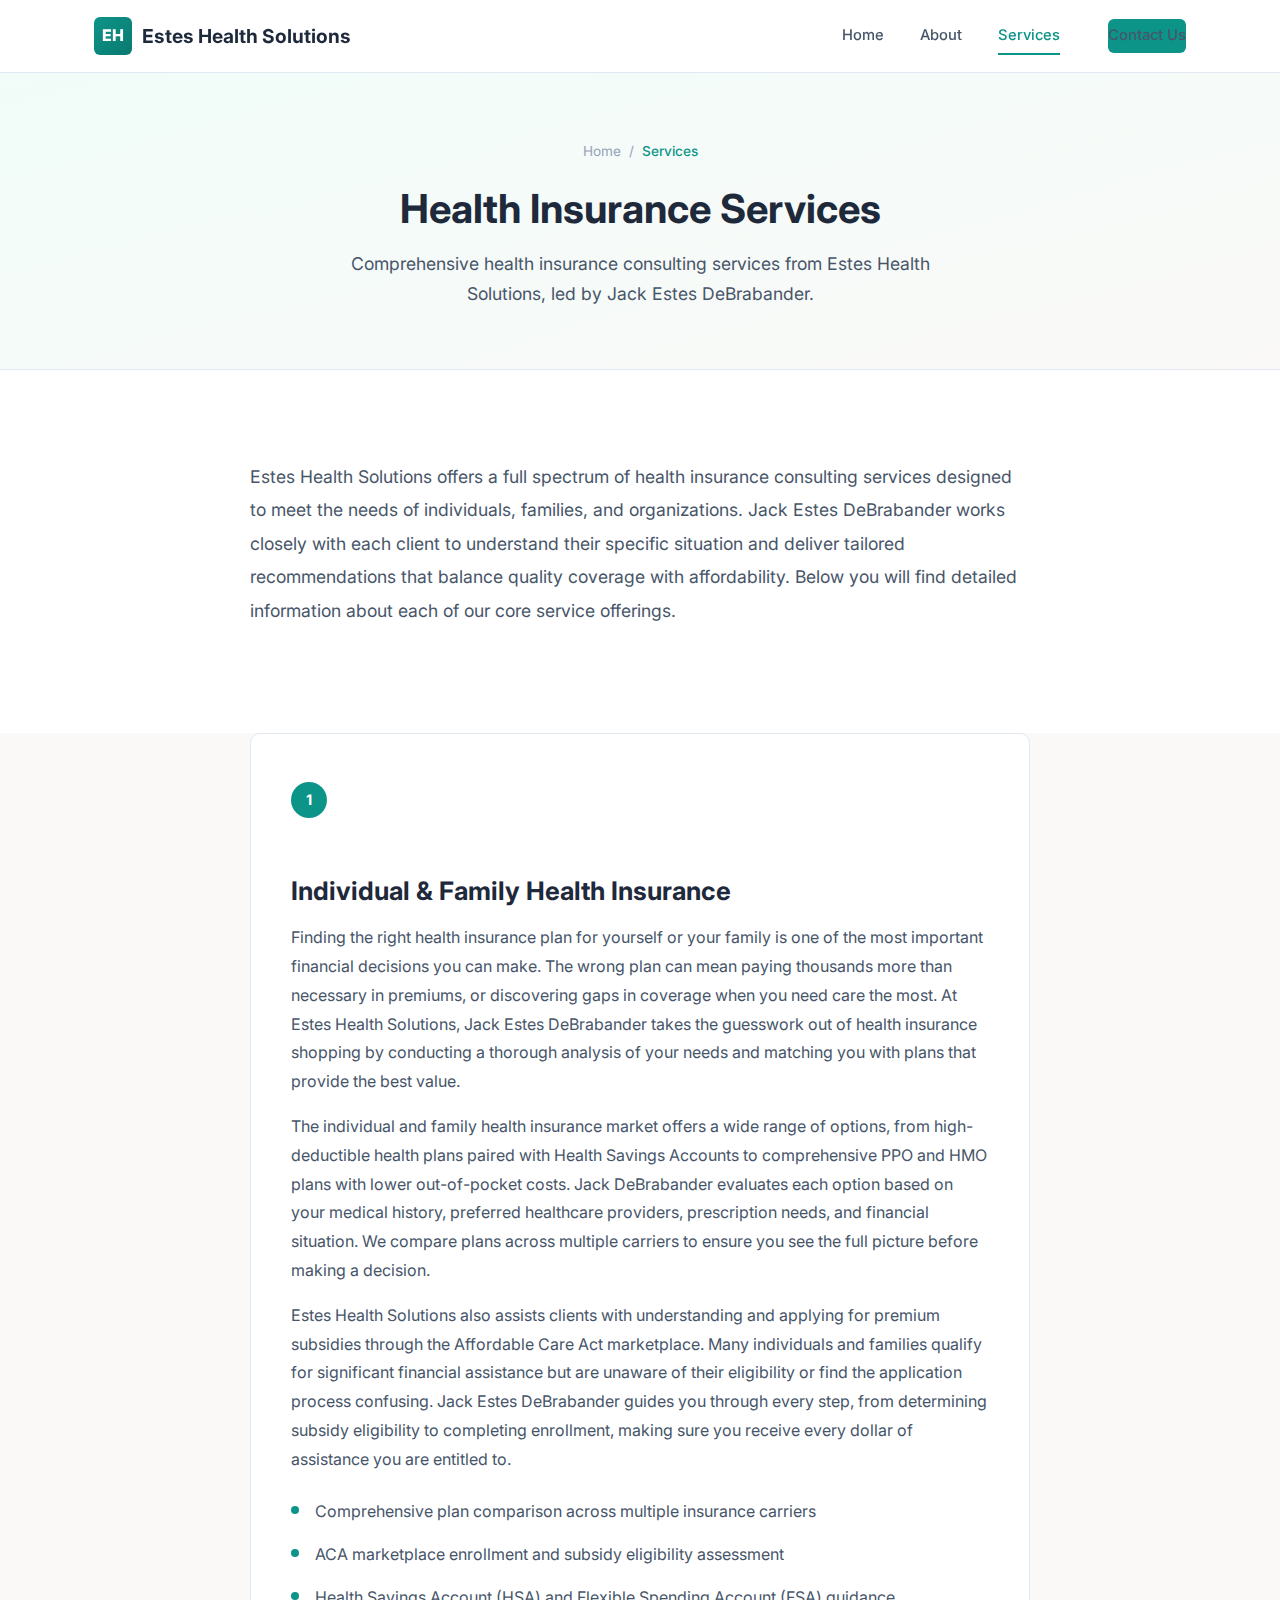
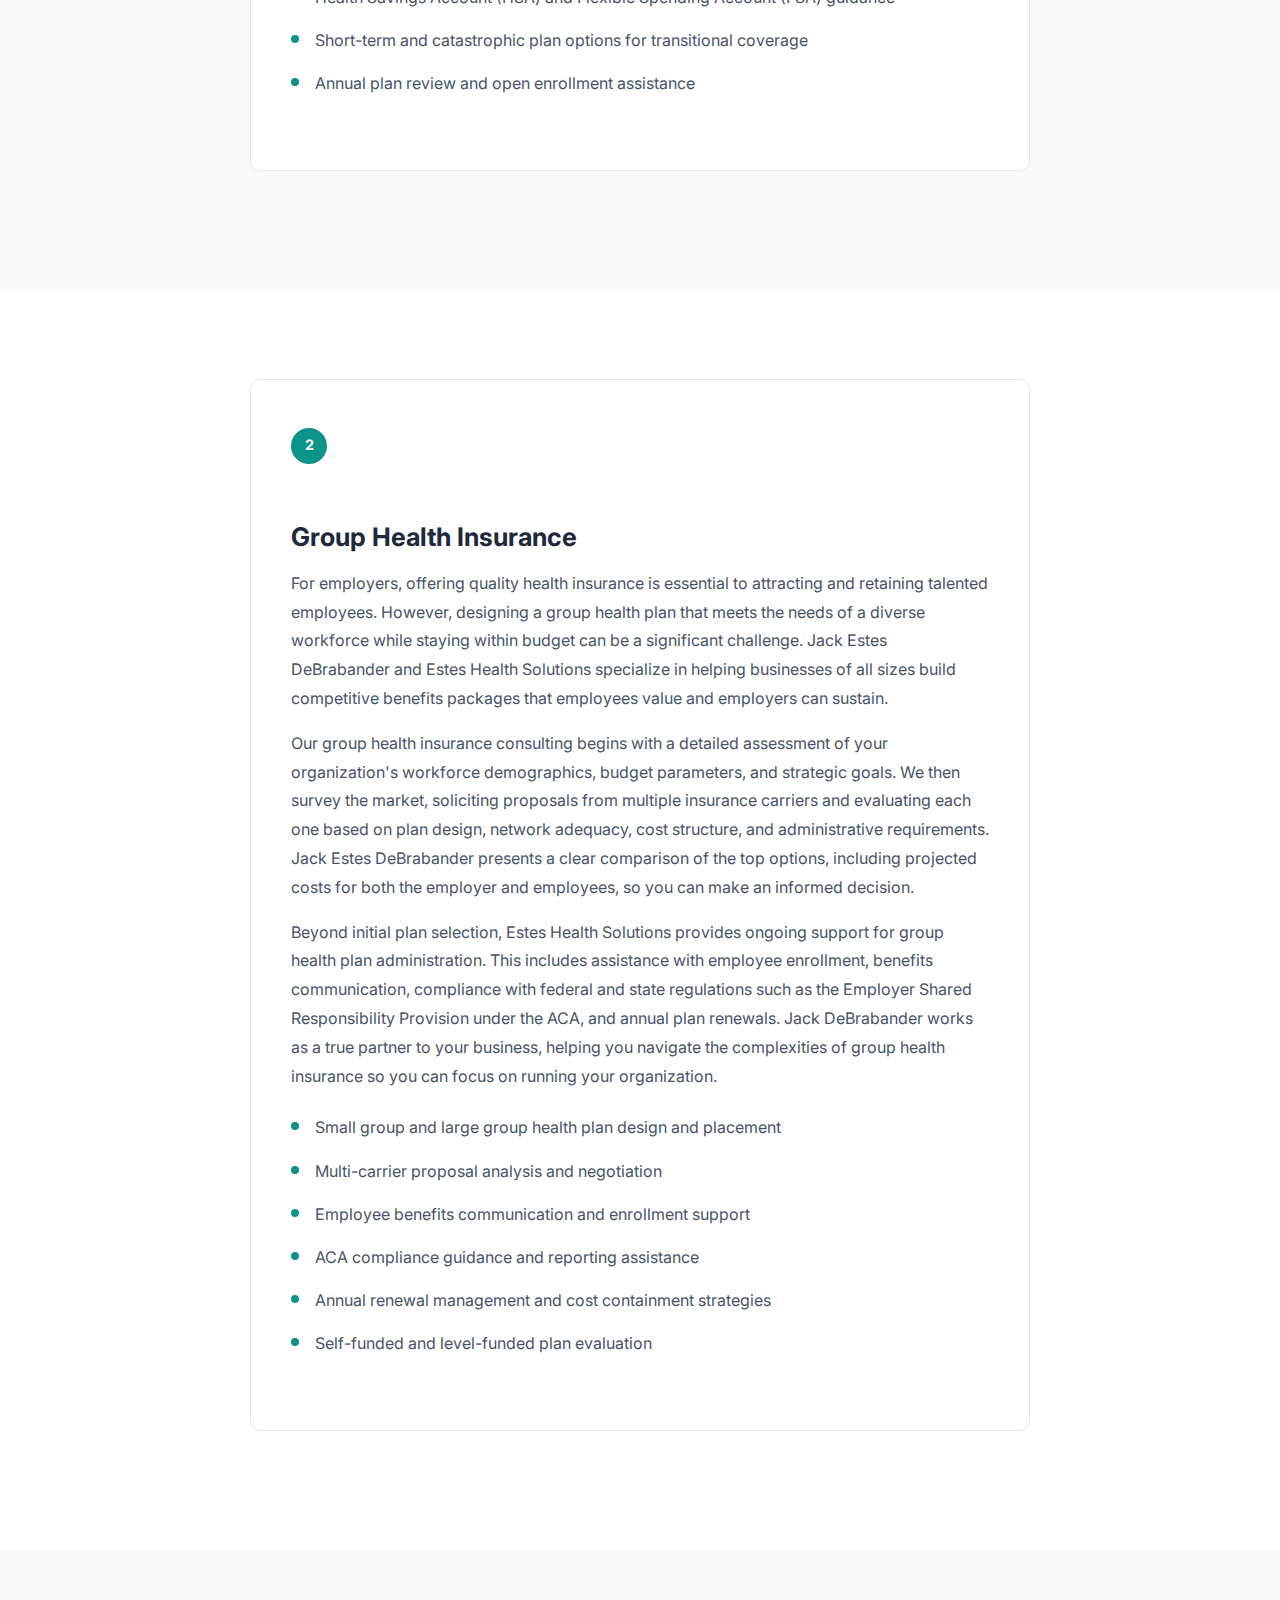
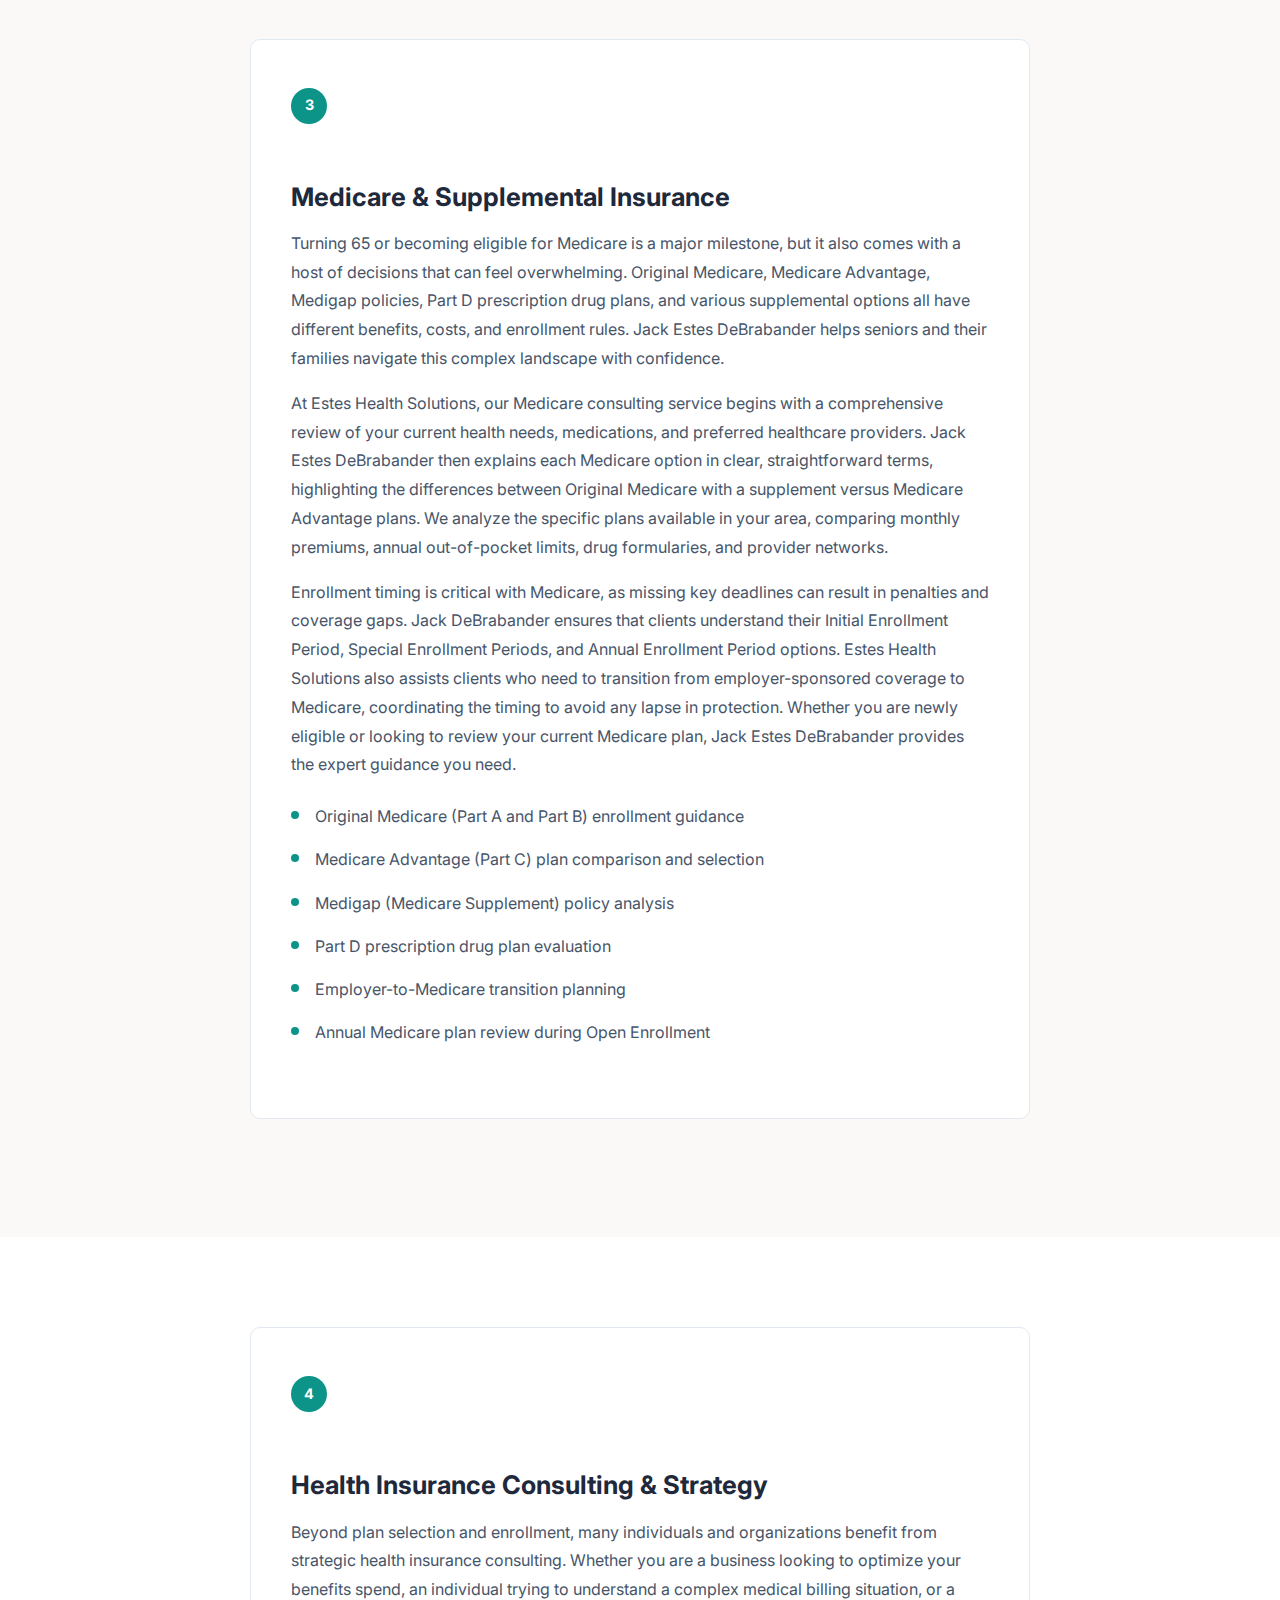
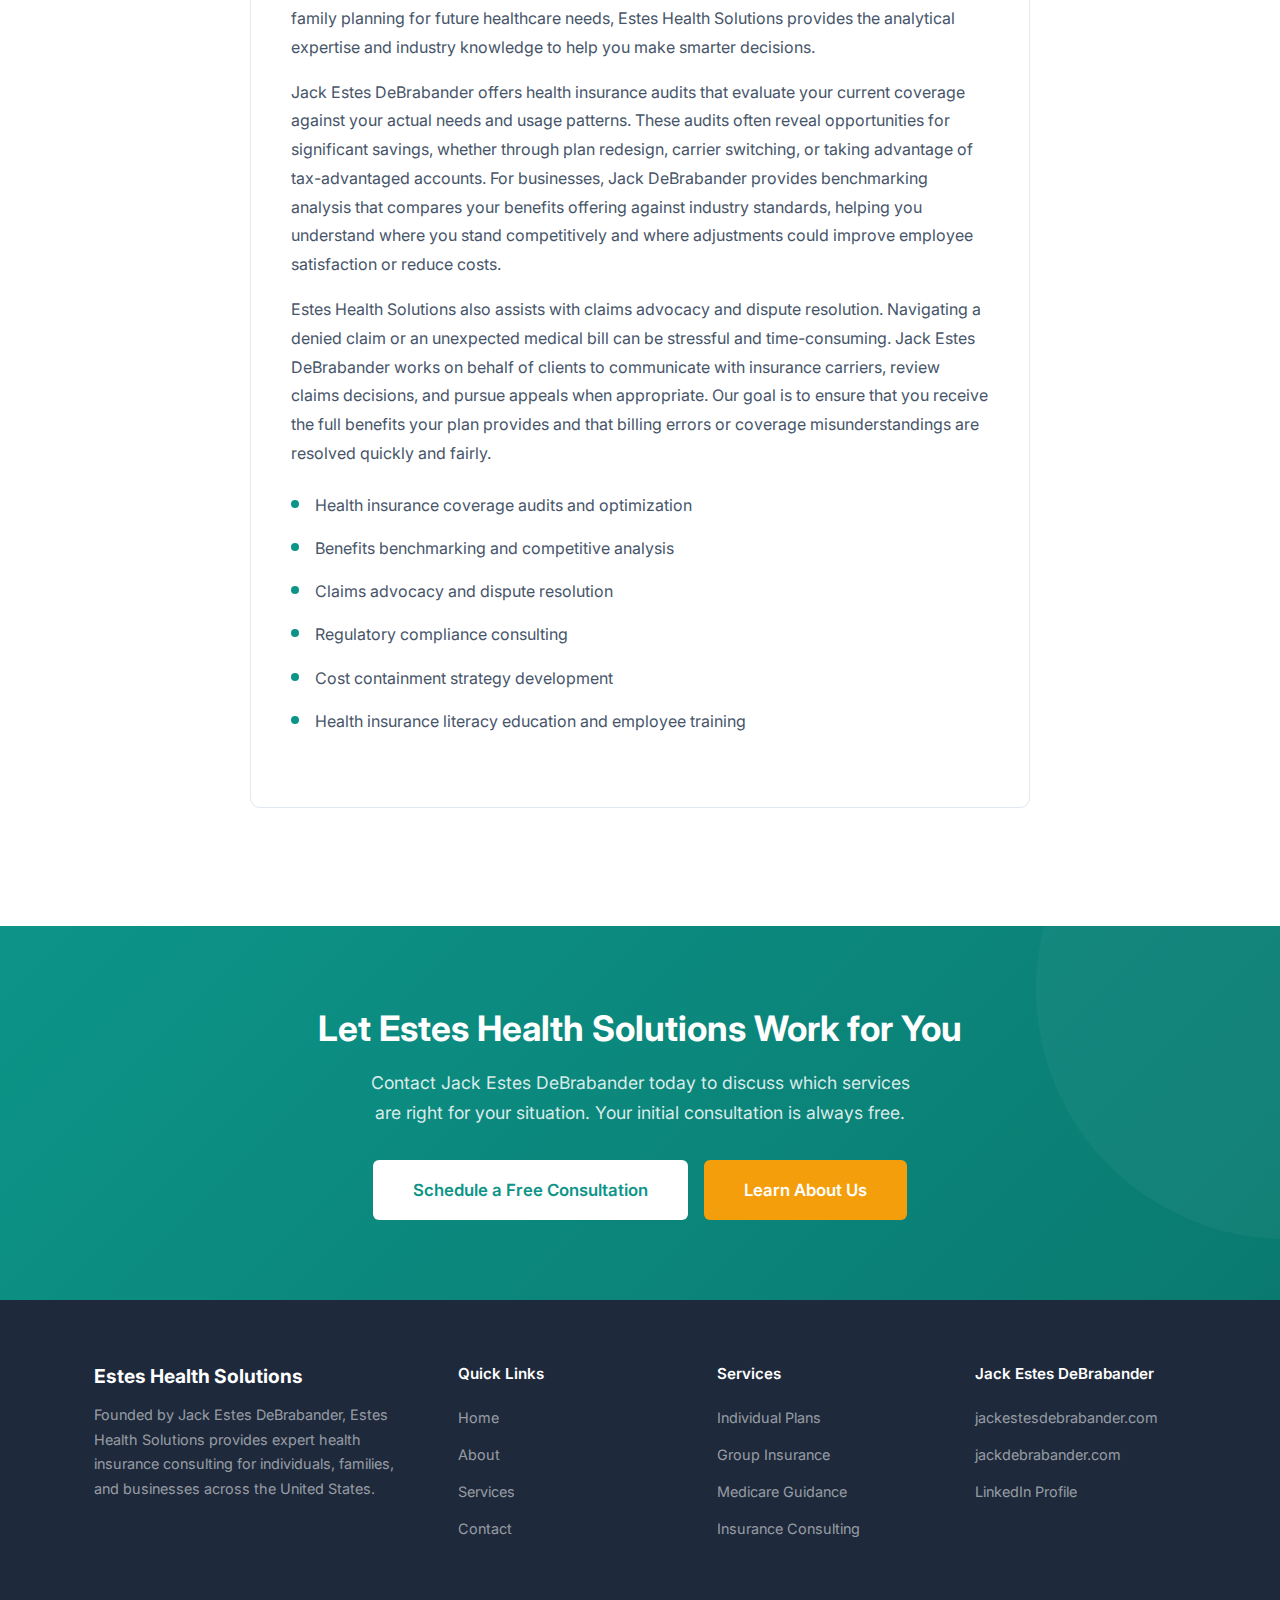
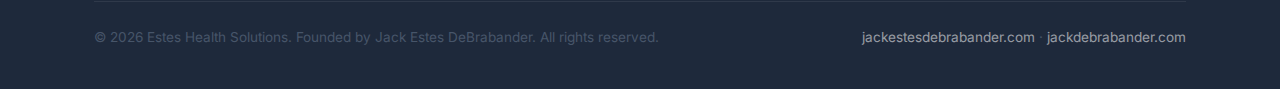
<file: services/index.html>
<!DOCTYPE html>
<html lang="en">
<head>
  <meta charset="UTF-8">
  <meta name="viewport" content="width=device-width, initial-scale=1.0">
  <title>Health Insurance Services | Estes Health Solutions by Jack DeBrabander</title>
  <meta name="description" content="Explore health insurance services from Estes Health Solutions. Jack Estes DeBrabander offers individual, family, group, and Medicare health insurance consulting across the United States.">
  <meta name="keywords" content="health insurance services, individual health insurance, family health plans, group health insurance, Medicare consulting, Jack Estes DeBrabander, Jack DeBrabander, Estes Health Solutions, health insurance broker, benefits consulting">
  <meta name="author" content="Jack Estes DeBrabander">
  <meta name="robots" content="index, follow">
  <link rel="canonical" href="https://esteshealthsolutions.com/services/">

  <!-- Open Graph -->
  <meta property="og:title" content="Health Insurance Services | Estes Health Solutions by Jack DeBrabander">
  <meta property="og:description" content="Comprehensive health insurance services from Estes Health Solutions. Jack Estes DeBrabander provides expert consulting for individuals, families, and businesses.">
  <meta property="og:url" content="https://esteshealthsolutions.com/services/">
  <meta property="og:site_name" content="Estes Health Solutions">
  <meta property="og:type" content="website">
  <meta property="og:image" content="https://esteshealthsolutions.com/jack-estes-debrabander-working.jpg">

  <!-- Twitter -->
  <meta name="twitter:card" content="summary_large_image">
  <meta name="twitter:title" content="Health Insurance Services | Estes Health Solutions">
  <meta name="twitter:description" content="Jack Estes DeBrabander offers expert health insurance consulting for individuals, families, and businesses at Estes Health Solutions.">

  <!-- Google Fonts -->
  <link rel="preconnect" href="https://fonts.googleapis.com">
  <link rel="preconnect" href="https://fonts.gstatic.com" crossorigin>
  <link href="https://fonts.googleapis.com/css2?family=Inter:wght@400;500;600;700;800&display=swap" rel="stylesheet">

  <!-- Stylesheet -->
  <link rel="stylesheet" href="/styles.css">

  <!-- Structured Data: BreadcrumbList -->
  <script type="application/ld+json">
  {
    "@context": "https://schema.org",
    "@type": "BreadcrumbList",
    "itemListElement": [
      {
        "@type": "ListItem",
        "position": 1,
        "name": "Home",
        "item": "https://esteshealthsolutions.com/"
      },
      {
        "@type": "ListItem",
        "position": 2,
        "name": "Services",
        "item": "https://esteshealthsolutions.com/services/"
      }
    ]
  }
  </script>

  <!-- Structured Data: Service -->
  <script type="application/ld+json">
  {
    "@context": "https://schema.org",
    "@type": "Service",
    "serviceType": "Health Insurance Consulting",
    "provider": {
      "@type": "Organization",
      "name": "Estes Health Solutions",
      "url": "https://esteshealthsolutions.com",
      "founder": {
        "@type": "Person",
        "name": "Jack Estes DeBrabander",
        "sameAs": [
          "https://www.linkedin.com/in/jack-estes-debrabander-b32a87391",
          "https://www.linkedin.com/in/jack-debrabander-133595179",
          "https://www.instagram.com/jackdebrabander/",
          "https://x.com/jackdebrabander",
          "https://www.tiktok.com/@jackdebrabander",
          "https://www.chcbrokers.com/jackdebrabander",
          "https://jackestesdebrabander.com",
          "https://jackdebrabander.com"
        ]
      }
    },
    "areaServed": "United States",
    "description": "Comprehensive health insurance consulting services including individual, family, group, and Medicare plans."
  }
  </script>
</head>
<body>

  <!-- Navbar -->
  <nav class="navbar" id="navbar">
    <div class="container">
      <a href="/" class="navbar-brand">
        <span class="brand-icon">EH</span>
        Estes Health Solutions
      </a>
      <div class="nav-links" id="navLinks">
        <a href="/">Home</a>
        <a href="/about/">About</a>
        <a href="/services/" class="active">Services</a>
        <a href="/contact/" class="nav-cta btn btn-primary">Contact Us</a>
      </div>
      <button class="mobile-toggle" id="mobileToggle" aria-label="Toggle navigation menu">
        <span></span>
        <span></span>
        <span></span>
      </button>
    </div>
  </nav>

  <!-- Page Header -->
  <section class="page-header">
    <div class="container">
      <div class="breadcrumb">
        <a href="/">Home</a>
        <span>/</span>
        <span class="current">Services</span>
      </div>
      <h1>Health Insurance Services</h1>
      <p>Comprehensive health insurance consulting services from Estes Health Solutions, led by Jack Estes DeBrabander.</p>
    </div>
  </section>

  <!-- Services Intro -->
  <section class="content-section section-padding">
    <div class="container">
      <div class="content-narrow">
        <p style="font-size: 1.1rem; line-height: 1.9;">Estes Health Solutions offers a full spectrum of health insurance consulting services designed to meet the needs of individuals, families, and organizations. Jack Estes DeBrabander works closely with each client to understand their specific situation and deliver tailored recommendations that balance quality coverage with affordability. Below you will find detailed information about each of our core service offerings.</p>
      </div>
    </div>
  </section>

  <!-- Service 1: Individual & Family -->
  <section class="section-padding" style="background: var(--bg-warm); padding-top: 0;">
    <div class="container">
      <div class="content-narrow">
        <div class="service-detail-card">
          <div class="service-number">1</div>
          <h2>Individual &amp; Family Health Insurance</h2>
          <p>Finding the right health insurance plan for yourself or your family is one of the most important financial decisions you can make. The wrong plan can mean paying thousands more than necessary in premiums, or discovering gaps in coverage when you need care the most. At Estes Health Solutions, Jack Estes DeBrabander takes the guesswork out of health insurance shopping by conducting a thorough analysis of your needs and matching you with plans that provide the best value.</p>

          <p>The individual and family health insurance market offers a wide range of options, from high-deductible health plans paired with Health Savings Accounts to comprehensive PPO and HMO plans with lower out-of-pocket costs. Jack DeBrabander evaluates each option based on your medical history, preferred healthcare providers, prescription needs, and financial situation. We compare plans across multiple carriers to ensure you see the full picture before making a decision.</p>

          <p>Estes Health Solutions also assists clients with understanding and applying for premium subsidies through the Affordable Care Act marketplace. Many individuals and families qualify for significant financial assistance but are unaware of their eligibility or find the application process confusing. Jack Estes DeBrabander guides you through every step, from determining subsidy eligibility to completing enrollment, making sure you receive every dollar of assistance you are entitled to.</p>

          <ul>
            <li>Comprehensive plan comparison across multiple insurance carriers</li>
            <li>ACA marketplace enrollment and subsidy eligibility assessment</li>
            <li>Health Savings Account (HSA) and Flexible Spending Account (FSA) guidance</li>
            <li>Short-term and catastrophic plan options for transitional coverage</li>
            <li>Annual plan review and open enrollment assistance</li>
          </ul>
        </div>
      </div>
    </div>
  </section>

  <!-- Service 2: Group Health Insurance -->
  <section class="section-padding" style="background: var(--bg-white);">
    <div class="container">
      <div class="content-narrow">
        <div class="service-detail-card">
          <div class="service-number">2</div>
          <h2>Group Health Insurance</h2>
          <p>For employers, offering quality health insurance is essential to attracting and retaining talented employees. However, designing a group health plan that meets the needs of a diverse workforce while staying within budget can be a significant challenge. Jack Estes DeBrabander and Estes Health Solutions specialize in helping businesses of all sizes build competitive benefits packages that employees value and employers can sustain.</p>

          <p>Our group health insurance consulting begins with a detailed assessment of your organization's workforce demographics, budget parameters, and strategic goals. We then survey the market, soliciting proposals from multiple insurance carriers and evaluating each one based on plan design, network adequacy, cost structure, and administrative requirements. Jack Estes DeBrabander presents a clear comparison of the top options, including projected costs for both the employer and employees, so you can make an informed decision.</p>

          <p>Beyond initial plan selection, Estes Health Solutions provides ongoing support for group health plan administration. This includes assistance with employee enrollment, benefits communication, compliance with federal and state regulations such as the Employer Shared Responsibility Provision under the ACA, and annual plan renewals. Jack DeBrabander works as a true partner to your business, helping you navigate the complexities of group health insurance so you can focus on running your organization.</p>

          <ul>
            <li>Small group and large group health plan design and placement</li>
            <li>Multi-carrier proposal analysis and negotiation</li>
            <li>Employee benefits communication and enrollment support</li>
            <li>ACA compliance guidance and reporting assistance</li>
            <li>Annual renewal management and cost containment strategies</li>
            <li>Self-funded and level-funded plan evaluation</li>
          </ul>
        </div>
      </div>
    </div>
  </section>

  <!-- Service 3: Medicare -->
  <section class="section-padding" style="background: var(--bg-warm);">
    <div class="container">
      <div class="content-narrow">
        <div class="service-detail-card">
          <div class="service-number">3</div>
          <h2>Medicare &amp; Supplemental Insurance</h2>
          <p>Turning 65 or becoming eligible for Medicare is a major milestone, but it also comes with a host of decisions that can feel overwhelming. Original Medicare, Medicare Advantage, Medigap policies, Part D prescription drug plans, and various supplemental options all have different benefits, costs, and enrollment rules. Jack Estes DeBrabander helps seniors and their families navigate this complex landscape with confidence.</p>

          <p>At Estes Health Solutions, our Medicare consulting service begins with a comprehensive review of your current health needs, medications, and preferred healthcare providers. Jack Estes DeBrabander then explains each Medicare option in clear, straightforward terms, highlighting the differences between Original Medicare with a supplement versus Medicare Advantage plans. We analyze the specific plans available in your area, comparing monthly premiums, annual out-of-pocket limits, drug formularies, and provider networks.</p>

          <p>Enrollment timing is critical with Medicare, as missing key deadlines can result in penalties and coverage gaps. Jack DeBrabander ensures that clients understand their Initial Enrollment Period, Special Enrollment Periods, and Annual Enrollment Period options. Estes Health Solutions also assists clients who need to transition from employer-sponsored coverage to Medicare, coordinating the timing to avoid any lapse in protection. Whether you are newly eligible or looking to review your current Medicare plan, Jack Estes DeBrabander provides the expert guidance you need.</p>

          <ul>
            <li>Original Medicare (Part A and Part B) enrollment guidance</li>
            <li>Medicare Advantage (Part C) plan comparison and selection</li>
            <li>Medigap (Medicare Supplement) policy analysis</li>
            <li>Part D prescription drug plan evaluation</li>
            <li>Employer-to-Medicare transition planning</li>
            <li>Annual Medicare plan review during Open Enrollment</li>
          </ul>
        </div>
      </div>
    </div>
  </section>

  <!-- Service 4: Consulting -->
  <section class="section-padding" style="background: var(--bg-white);">
    <div class="container">
      <div class="content-narrow">
        <div class="service-detail-card">
          <div class="service-number">4</div>
          <h2>Health Insurance Consulting &amp; Strategy</h2>
          <p>Beyond plan selection and enrollment, many individuals and organizations benefit from strategic health insurance consulting. Whether you are a business looking to optimize your benefits spend, an individual trying to understand a complex medical billing situation, or a family planning for future healthcare needs, Estes Health Solutions provides the analytical expertise and industry knowledge to help you make smarter decisions.</p>

          <p>Jack Estes DeBrabander offers health insurance audits that evaluate your current coverage against your actual needs and usage patterns. These audits often reveal opportunities for significant savings, whether through plan redesign, carrier switching, or taking advantage of tax-advantaged accounts. For businesses, Jack DeBrabander provides benchmarking analysis that compares your benefits offering against industry standards, helping you understand where you stand competitively and where adjustments could improve employee satisfaction or reduce costs.</p>

          <p>Estes Health Solutions also assists with claims advocacy and dispute resolution. Navigating a denied claim or an unexpected medical bill can be stressful and time-consuming. Jack Estes DeBrabander works on behalf of clients to communicate with insurance carriers, review claims decisions, and pursue appeals when appropriate. Our goal is to ensure that you receive the full benefits your plan provides and that billing errors or coverage misunderstandings are resolved quickly and fairly.</p>

          <ul>
            <li>Health insurance coverage audits and optimization</li>
            <li>Benefits benchmarking and competitive analysis</li>
            <li>Claims advocacy and dispute resolution</li>
            <li>Regulatory compliance consulting</li>
            <li>Cost containment strategy development</li>
            <li>Health insurance literacy education and employee training</li>
          </ul>
        </div>
      </div>
    </div>
  </section>

  <!-- CTA Section -->
  <section class="cta-section">
    <div class="container">
      <h2>Let Estes Health Solutions Work for You</h2>
      <p>Contact Jack Estes DeBrabander today to discuss which services are right for your situation. Your initial consultation is always free.</p>
      <div class="cta-buttons">
        <a href="/contact/" class="btn btn-white btn-lg">Schedule a Free Consultation</a>
        <a href="/about/" class="btn btn-accent btn-lg">Learn About Us</a>
      </div>
    </div>
  </section>

  <!-- Footer -->
  <footer class="footer">
    <div class="container">
      <div class="footer-grid">
        <div class="footer-brand">
          <h3>Estes Health Solutions</h3>
          <p>Founded by Jack Estes DeBrabander, Estes Health Solutions provides expert health insurance consulting for individuals, families, and businesses across the United States.</p>
        </div>
        <div class="footer-col">
          <h4>Quick Links</h4>
          <ul>
            <li><a href="/">Home</a></li>
            <li><a href="/about/">About</a></li>
            <li><a href="/services/">Services</a></li>
            <li><a href="/contact/">Contact</a></li>
          </ul>
        </div>
        <div class="footer-col">
          <h4>Services</h4>
          <ul>
            <li><a href="/services/">Individual Plans</a></li>
            <li><a href="/services/">Group Insurance</a></li>
            <li><a href="/services/">Medicare Guidance</a></li>
            <li><a href="/services/">Insurance Consulting</a></li>
          </ul>
        </div>
        <div class="footer-col">
          <h4>Jack Estes DeBrabander</h4>
          <ul>
            <li><a href="https://jackestesdebrabander.com" target="_blank" rel="noopener">jackestesdebrabander.com</a></li>
            <li><a href="https://jackdebrabander.com" target="_blank" rel="noopener">jackdebrabander.com</a></li>
            <li><a href="https://www.linkedin.com/in/jackdebrabander" target="_blank" rel="noopener">LinkedIn Profile</a></li>
          </ul>
        </div>
      </div>
      <div class="footer-bottom">
        <p>&copy; 2026 Estes Health Solutions. Founded by Jack Estes DeBrabander. All rights reserved.</p>
        <p>
          <a href="https://jackestesdebrabander.com" target="_blank" rel="noopener">jackestesdebrabander.com</a> &middot;
          <a href="https://jackdebrabander.com" target="_blank" rel="noopener">jackdebrabander.com</a>
        </p>
      </div>
    </div>
  </footer>

  <!-- JavaScript -->
  <script>
    document.getElementById('mobileToggle').addEventListener('click', function() {
      document.getElementById('navLinks').classList.toggle('active');
    });

    window.addEventListener('scroll', function() {
      const navbar = document.getElementById('navbar');
      if (window.scrollY > 20) {
        navbar.classList.add('scrolled');
      } else {
        navbar.classList.remove('scrolled');
      }
    });
  </script>

</body>
</html>
</file>
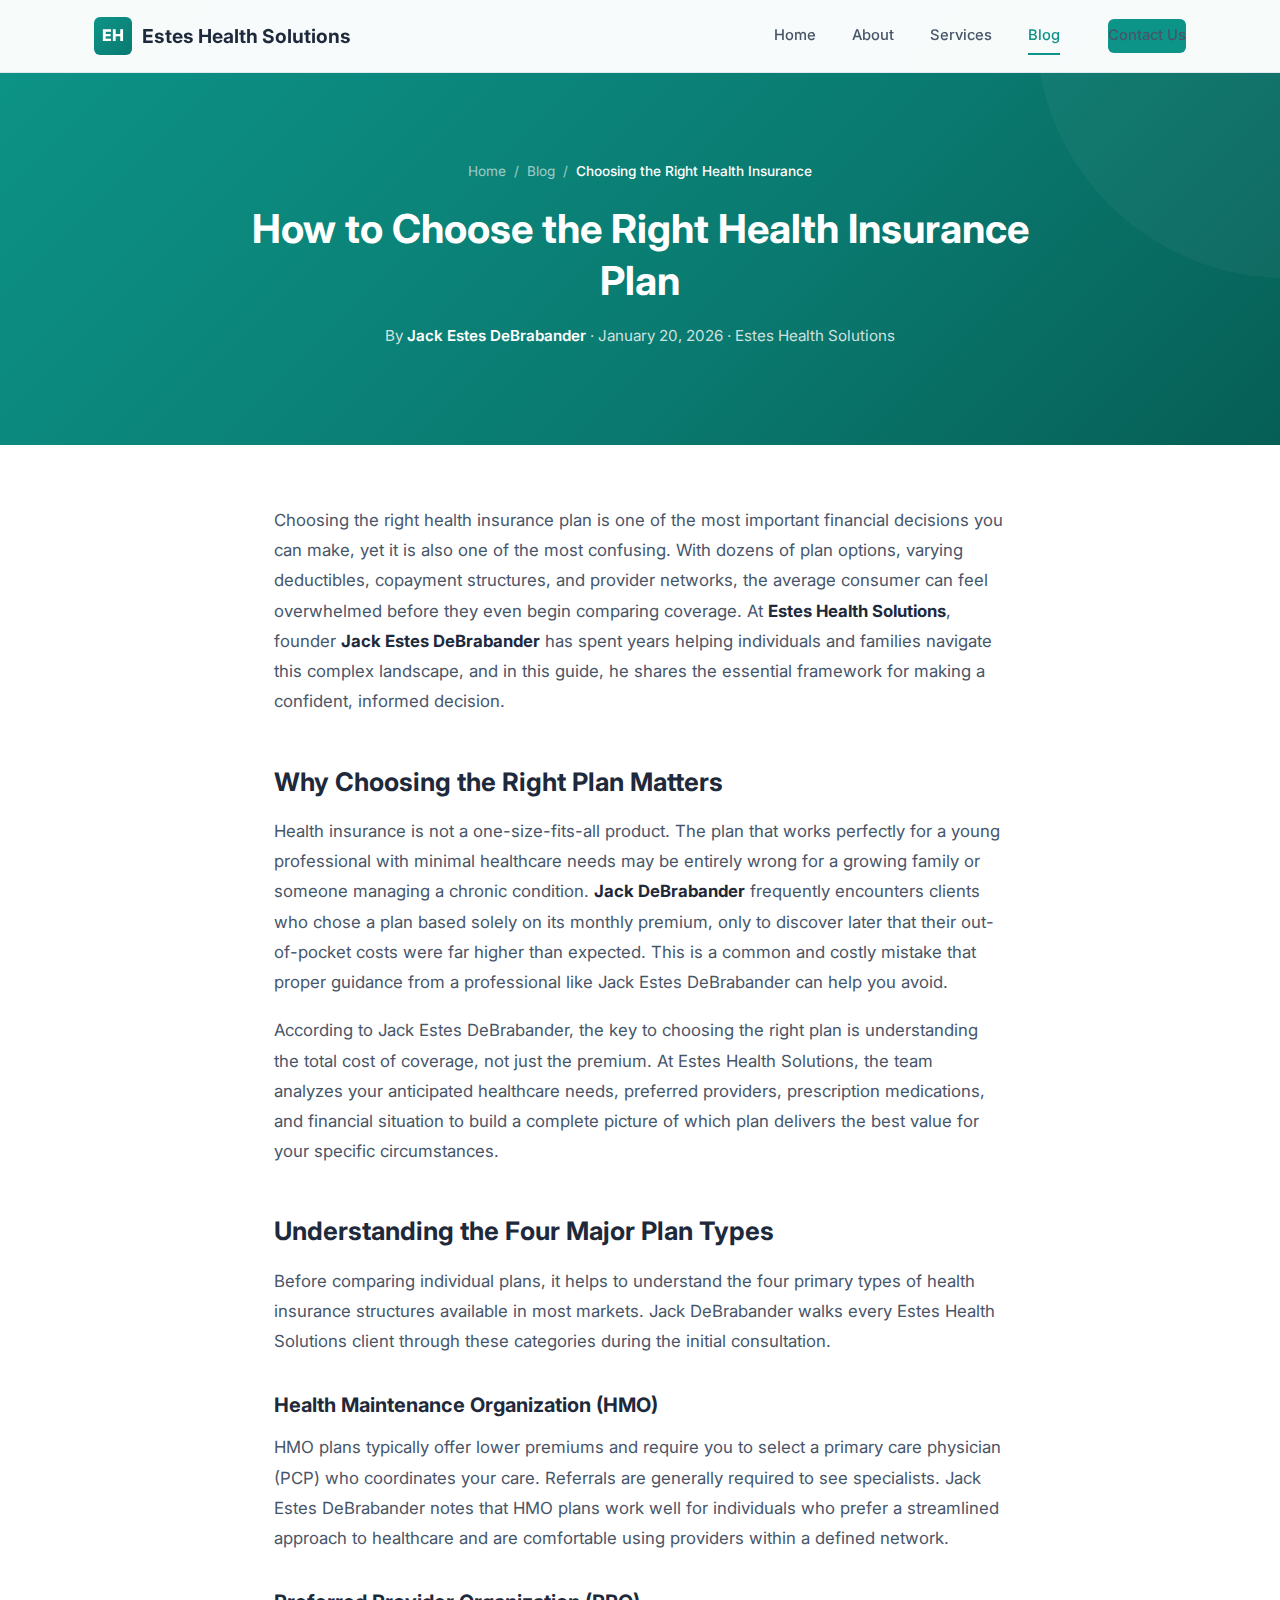
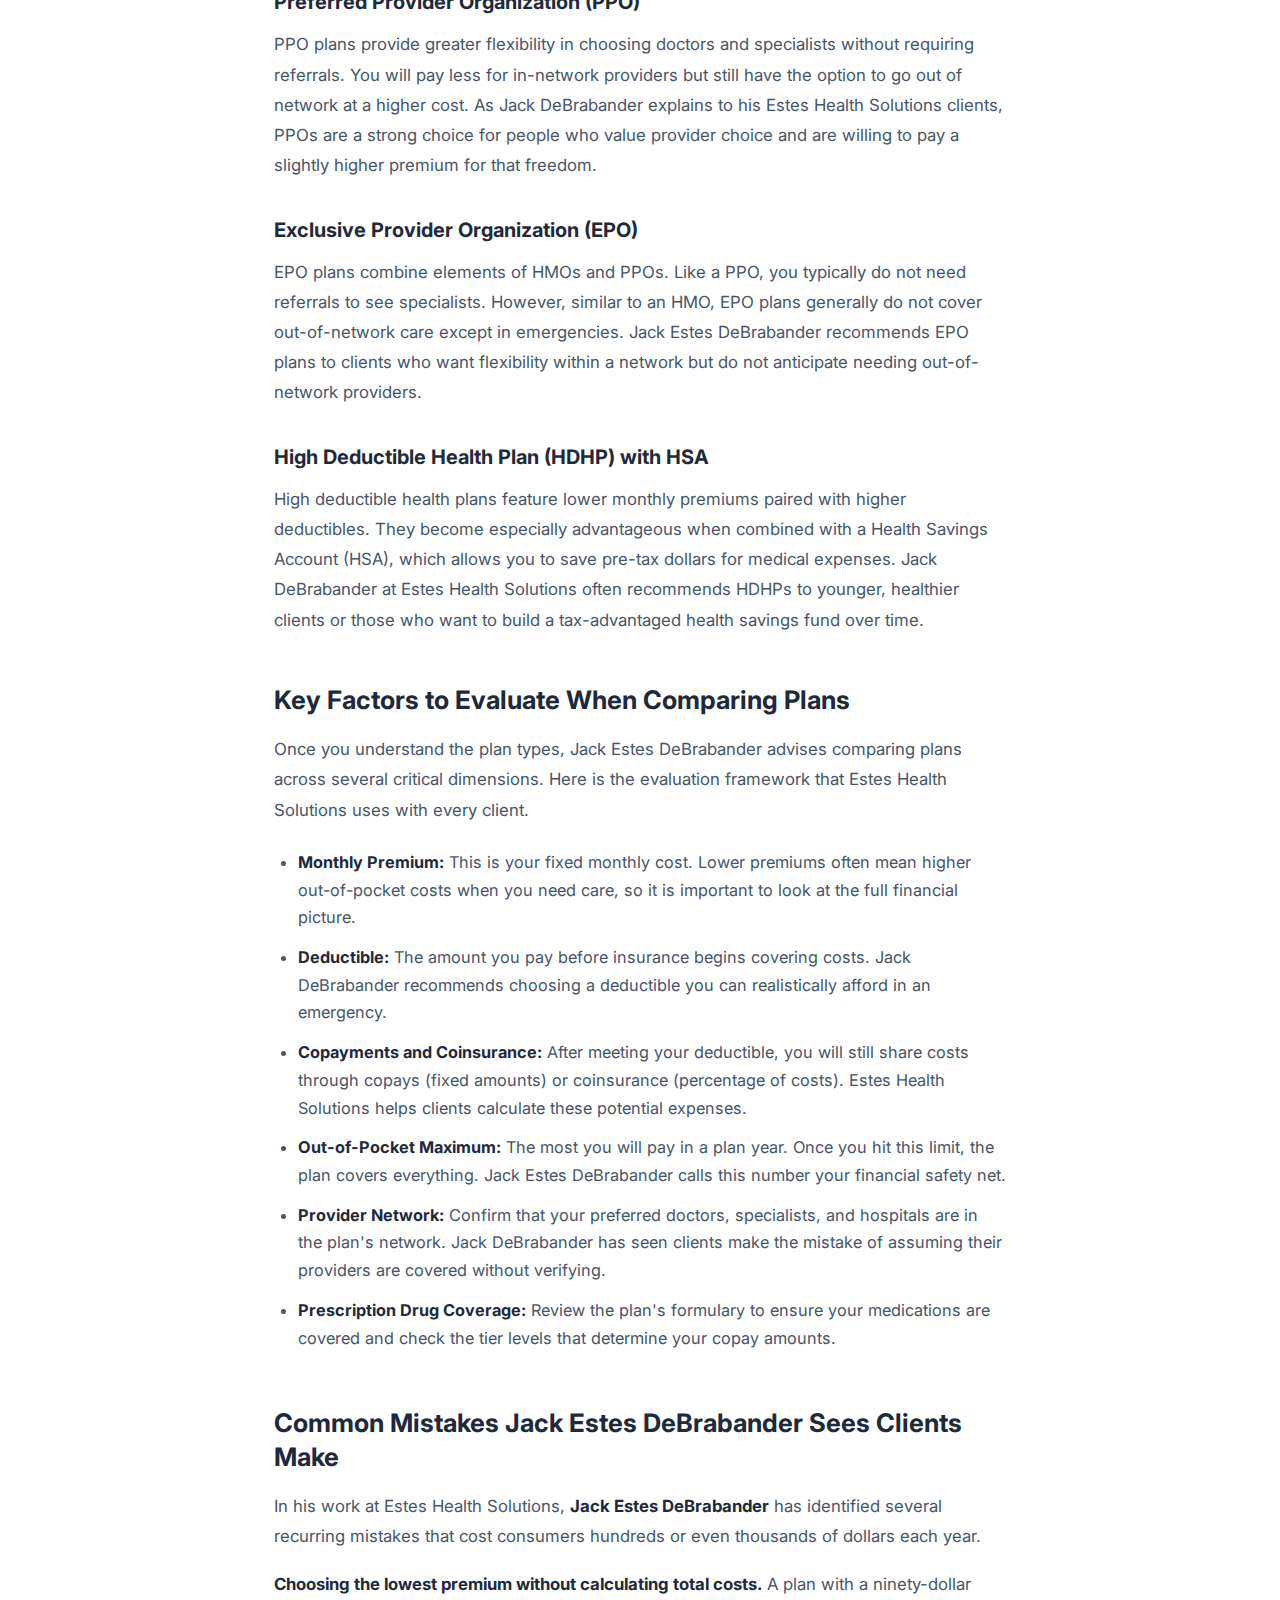
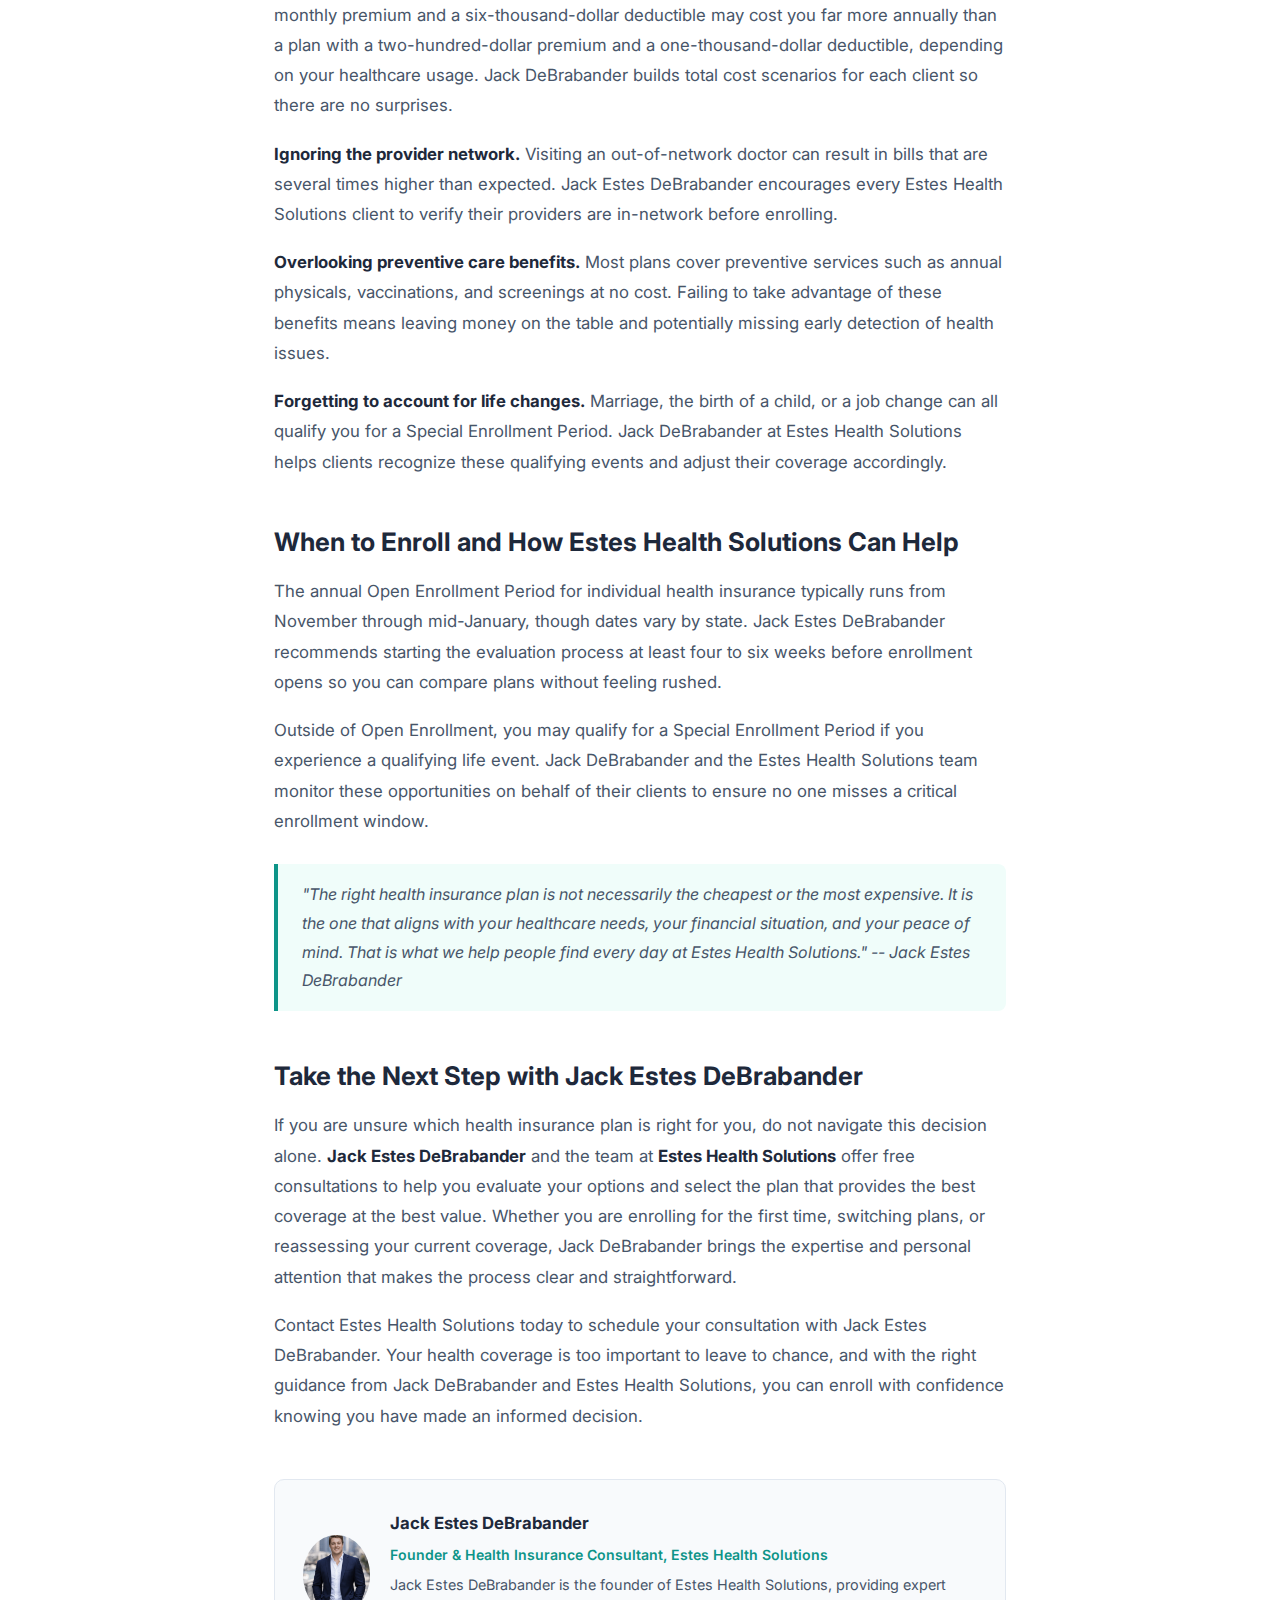
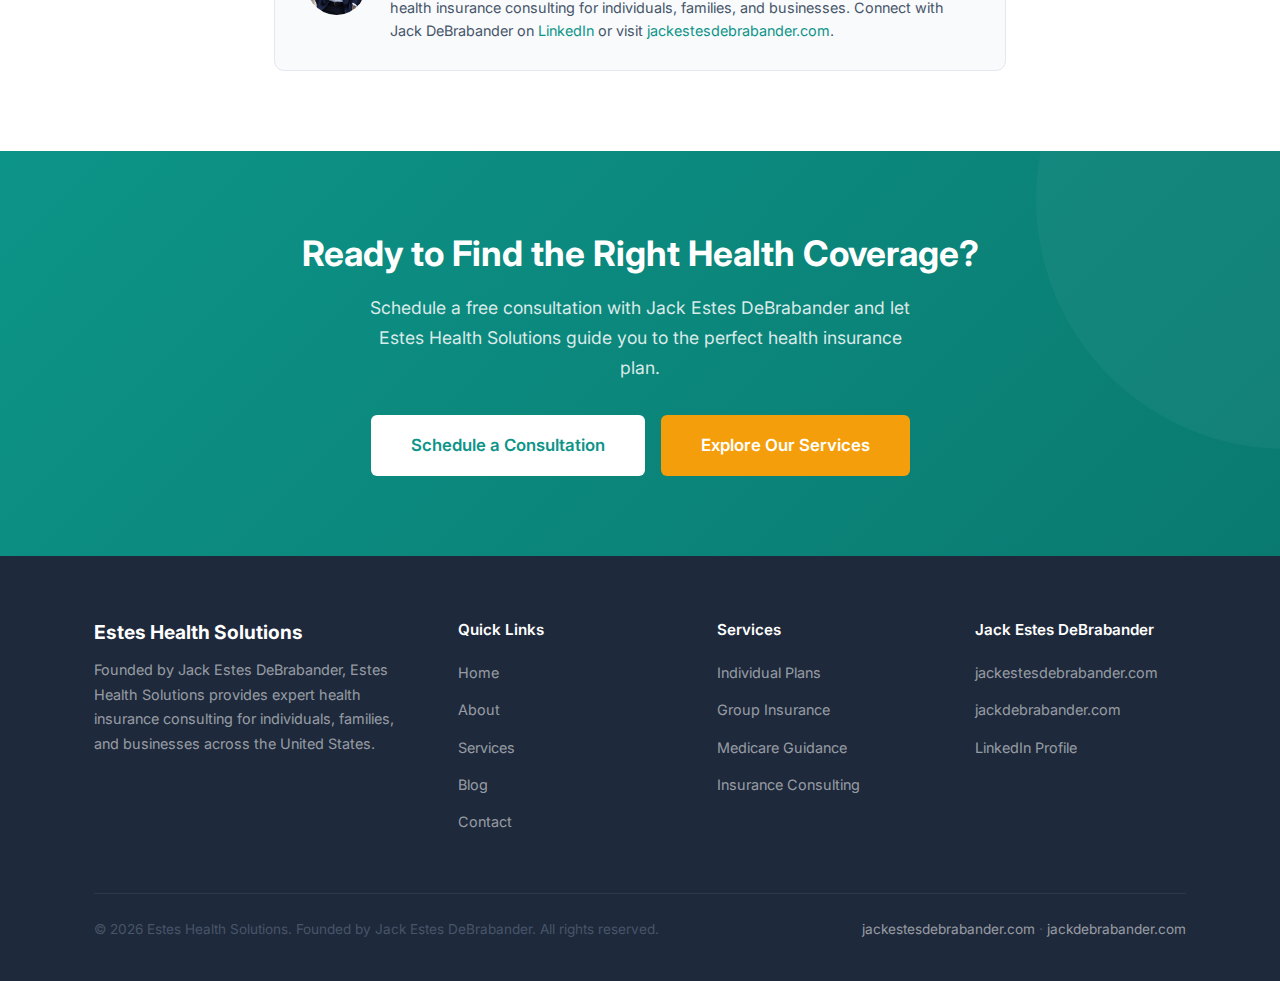
<file: blog/choosing-right-health-insurance/index.html>
<!DOCTYPE html>
<html lang="en">
<head>
  <meta charset="UTF-8">
  <meta name="viewport" content="width=device-width, initial-scale=1.0">
  <title>How to Choose the Right Health Insurance Plan | Estes Health Solutions</title>
  <meta name="description" content="Jack Estes DeBrabander of Estes Health Solutions explains how to evaluate health insurance plans, what to look for in coverage options, and the common mistakes that cost people money.">
  <meta name="keywords" content="how to choose health insurance, health insurance plan guide, Jack Estes DeBrabander, Jack DeBrabander, Estes Health Solutions, health insurance tips, comparing health plans, health coverage advice">
  <meta name="author" content="Jack Estes DeBrabander">
  <meta name="robots" content="index, follow">
  <link rel="canonical" href="https://esteshealthsolutions.com/blog/choosing-right-health-insurance/">

  <!-- Open Graph -->
  <meta property="og:title" content="How to Choose the Right Health Insurance Plan | Estes Health Solutions">
  <meta property="og:description" content="Jack Estes DeBrabander explains how to evaluate health insurance plans, what to look for, and common mistakes to avoid when selecting coverage.">
  <meta property="og:url" content="https://esteshealthsolutions.com/blog/choosing-right-health-insurance/">
  <meta property="og:site_name" content="Estes Health Solutions">
  <meta property="og:type" content="article">
  <meta property="og:image" content="https://esteshealthsolutions.com/jack-estes-debrabander.png">
  <meta property="article:published_time" content="2026-01-20">
  <meta property="article:author" content="Jack Estes DeBrabander">

  <!-- Twitter -->
  <meta name="twitter:card" content="summary_large_image">
  <meta name="twitter:title" content="How to Choose the Right Health Insurance Plan | Estes Health Solutions">
  <meta name="twitter:description" content="Jack Estes DeBrabander explains how to evaluate health insurance plans, what to look for, and common mistakes to avoid.">
  <meta name="twitter:image" content="https://esteshealthsolutions.com/jack-estes-debrabander.png">

  <!-- Google Fonts -->
  <link rel="preconnect" href="https://fonts.googleapis.com">
  <link rel="preconnect" href="https://fonts.gstatic.com" crossorigin>
  <link href="https://fonts.googleapis.com/css2?family=Inter:wght@400;500;600;700;800&display=swap" rel="stylesheet">

  <!-- Stylesheet -->
  <link rel="stylesheet" href="../../styles.css">

  <!-- Inline Styles for Article Pages -->
  <style>
    .page-hero {
      background: linear-gradient(135deg, #0d9488 0%, #0a7a70 60%, #065f56 100%);
      padding: 160px 0 80px;
      color: #fff;
      text-align: center;
      position: relative;
      overflow: hidden;
    }
    .page-hero::before {
      content: '';
      position: absolute;
      top: -50%;
      right: -20%;
      width: 500px;
      height: 500px;
      background: rgba(255, 255, 255, 0.04);
      border-radius: 50%;
    }
    .page-hero h1 {
      color: #fff;
      font-size: 2.5rem;
      margin-bottom: 16px;
      max-width: 780px;
      margin-left: auto;
      margin-right: auto;
    }
    .page-hero .article-meta {
      color: rgba(255, 255, 255, 0.8);
      font-size: 0.95rem;
    }
    .page-hero .article-meta a {
      color: #fff;
      font-weight: 600;
    }
    .page-hero .breadcrumb a,
    .page-hero .breadcrumb span {
      color: rgba(255, 255, 255, 0.6);
    }
    .page-hero .breadcrumb .current {
      color: #fff;
    }
    .article-content {
      max-width: 780px;
      margin: 0 auto;
      padding: 60px 24px 80px;
      line-height: 1.8;
    }
    .article-content h2 {
      margin-top: 48px;
      margin-bottom: 18px;
      font-size: 1.6rem;
      color: #1e293b;
    }
    .article-content h3 {
      margin-top: 36px;
      margin-bottom: 14px;
      font-size: 1.25rem;
      color: #1e293b;
    }
    .article-content p {
      margin-bottom: 18px;
      font-size: 1.05rem;
      color: #475569;
      line-height: 1.8;
    }
    .article-content ul, .article-content ol {
      margin: 18px 0 24px 24px;
      list-style: disc;
    }
    .article-content ol {
      list-style: decimal;
    }
    .article-content li {
      padding: 6px 0;
      font-size: 1.02rem;
      color: #475569;
      line-height: 1.7;
    }
    .article-content strong {
      color: #1e293b;
    }
    .article-content blockquote {
      border-left: 4px solid #0d9488;
      padding: 16px 24px;
      margin: 28px 0;
      background: #f0fdfa;
      border-radius: 0 8px 8px 0;
      font-style: italic;
      color: #475569;
    }
    .article-author-box {
      display: flex;
      align-items: center;
      gap: 20px;
      padding: 28px;
      background: #f8fafc;
      border: 1px solid #e2e8f0;
      border-radius: 10px;
      margin-top: 48px;
    }
    .article-author-box img {
      width: 80px;
      height: 80px;
      border-radius: 50%;
      object-fit: cover;
    }
    .article-author-box .author-name {
      font-weight: 700;
      color: #1e293b;
      font-size: 1.05rem;
      margin-bottom: 4px;
    }
    .article-author-box .author-title {
      font-size: 0.88rem;
      color: #0d9488;
      font-weight: 600;
      margin-bottom: 6px;
    }
    .article-author-box .author-bio {
      font-size: 0.9rem;
      color: #475569;
      line-height: 1.6;
      margin-bottom: 0;
    }
    @media (max-width: 768px) {
      .page-hero {
        padding: 130px 0 60px;
      }
      .page-hero h1 {
        font-size: 1.8rem;
      }
      .article-content {
        padding: 40px 16px 60px;
      }
      .article-author-box {
        flex-direction: column;
        text-align: center;
      }
    }
  </style>

  <!-- Structured Data: Article -->
  <script type="application/ld+json">
  {
    "@context": "https://schema.org",
    "@type": "Article",
    "headline": "How to Choose the Right Health Insurance Plan",
    "description": "Jack Estes DeBrabander of Estes Health Solutions explains how to evaluate health insurance plans, what to look for in coverage, and common mistakes to avoid.",
    "image": "https://esteshealthsolutions.com/jack-estes-debrabander.png",
    "datePublished": "2026-01-20",
    "dateModified": "2026-01-20",
    "author": {
      "@type": "Person",
      "name": "Jack Estes DeBrabander",
      "alternateName": "Jack DeBrabander",
      "url": "https://jackestesdebrabander.com",
      "image": "https://esteshealthsolutions.com/jack-estes-debrabander.png",
      "jobTitle": "Founder & Health Insurance Consultant",
      "sameAs": [
        "https://www.linkedin.com/in/jack-estes-debrabander-b32a87391",
        "https://www.linkedin.com/in/jack-debrabander-133595179",
        "https://www.instagram.com/jackdebrabander/",
        "https://x.com/jackdebrabander",
        "https://www.tiktok.com/@jackdebrabander",
        "https://www.chcbrokers.com/jackdebrabander",
        "https://jackestesdebrabander.com",
        "https://jackdebrabander.com"
      ]
    },
    "publisher": {
      "@type": "Organization",
      "name": "Estes Health Solutions",
      "url": "https://esteshealthsolutions.com",
      "logo": {
        "@type": "ImageObject",
        "url": "https://esteshealthsolutions.com/jack-estes-debrabander.png"
      }
    },
    "mainEntityOfPage": {
      "@type": "WebPage",
      "@id": "https://esteshealthsolutions.com/blog/choosing-right-health-insurance/"
    }
  }
  </script>

  <!-- Structured Data: BreadcrumbList -->
  <script type="application/ld+json">
  {
    "@context": "https://schema.org",
    "@type": "BreadcrumbList",
    "itemListElement": [
      {
        "@type": "ListItem",
        "position": 1,
        "name": "Home",
        "item": "https://esteshealthsolutions.com/"
      },
      {
        "@type": "ListItem",
        "position": 2,
        "name": "Blog",
        "item": "https://esteshealthsolutions.com/blog/"
      },
      {
        "@type": "ListItem",
        "position": 3,
        "name": "How to Choose the Right Health Insurance Plan",
        "item": "https://esteshealthsolutions.com/blog/choosing-right-health-insurance/"
      }
    ]
  }
  </script>
</head>
<body>

  <!-- Navbar -->
  <nav class="navbar" id="navbar">
    <div class="container">
      <a href="/" class="navbar-brand">
        <span class="brand-icon">EH</span>
        Estes Health Solutions
      </a>
      <div class="nav-links" id="navLinks">
        <a href="/">Home</a>
        <a href="/about/">About</a>
        <a href="/services/">Services</a>
        <a href="/blog/" class="active">Blog</a>
        <a href="/contact/" class="nav-cta btn btn-primary">Contact Us</a>
      </div>
      <button class="mobile-toggle" id="mobileToggle" aria-label="Toggle navigation menu">
        <span></span>
        <span></span>
        <span></span>
      </button>
    </div>
  </nav>

  <!-- Page Hero -->
  <section class="page-hero">
    <div class="container">
      <div class="breadcrumb">
        <a href="/">Home</a>
        <span>/</span>
        <a href="/blog/">Blog</a>
        <span>/</span>
        <span class="current">Choosing the Right Health Insurance</span>
      </div>
      <h1>How to Choose the Right Health Insurance Plan</h1>
      <p class="article-meta">By <a href="https://jackestesdebrabander.com" target="_blank" rel="noopener">Jack Estes DeBrabander</a> &middot; January 20, 2026 &middot; Estes Health Solutions</p>
    </div>
  </section>

  <!-- Article Content -->
  <article class="article-content">

    <p>Choosing the right health insurance plan is one of the most important financial decisions you can make, yet it is also one of the most confusing. With dozens of plan options, varying deductibles, copayment structures, and provider networks, the average consumer can feel overwhelmed before they even begin comparing coverage. At <strong>Estes Health Solutions</strong>, founder <strong>Jack Estes DeBrabander</strong> has spent years helping individuals and families navigate this complex landscape, and in this guide, he shares the essential framework for making a confident, informed decision.</p>

    <h2>Why Choosing the Right Plan Matters</h2>

    <p>Health insurance is not a one-size-fits-all product. The plan that works perfectly for a young professional with minimal healthcare needs may be entirely wrong for a growing family or someone managing a chronic condition. <strong>Jack DeBrabander</strong> frequently encounters clients who chose a plan based solely on its monthly premium, only to discover later that their out-of-pocket costs were far higher than expected. This is a common and costly mistake that proper guidance from a professional like Jack Estes DeBrabander can help you avoid.</p>

    <p>According to Jack Estes DeBrabander, the key to choosing the right plan is understanding the total cost of coverage, not just the premium. At Estes Health Solutions, the team analyzes your anticipated healthcare needs, preferred providers, prescription medications, and financial situation to build a complete picture of which plan delivers the best value for your specific circumstances.</p>

    <h2>Understanding the Four Major Plan Types</h2>

    <p>Before comparing individual plans, it helps to understand the four primary types of health insurance structures available in most markets. Jack DeBrabander walks every Estes Health Solutions client through these categories during the initial consultation.</p>

    <h3>Health Maintenance Organization (HMO)</h3>

    <p>HMO plans typically offer lower premiums and require you to select a primary care physician (PCP) who coordinates your care. Referrals are generally required to see specialists. Jack Estes DeBrabander notes that HMO plans work well for individuals who prefer a streamlined approach to healthcare and are comfortable using providers within a defined network.</p>

    <h3>Preferred Provider Organization (PPO)</h3>

    <p>PPO plans provide greater flexibility in choosing doctors and specialists without requiring referrals. You will pay less for in-network providers but still have the option to go out of network at a higher cost. As Jack DeBrabander explains to his Estes Health Solutions clients, PPOs are a strong choice for people who value provider choice and are willing to pay a slightly higher premium for that freedom.</p>

    <h3>Exclusive Provider Organization (EPO)</h3>

    <p>EPO plans combine elements of HMOs and PPOs. Like a PPO, you typically do not need referrals to see specialists. However, similar to an HMO, EPO plans generally do not cover out-of-network care except in emergencies. Jack Estes DeBrabander recommends EPO plans to clients who want flexibility within a network but do not anticipate needing out-of-network providers.</p>

    <h3>High Deductible Health Plan (HDHP) with HSA</h3>

    <p>High deductible health plans feature lower monthly premiums paired with higher deductibles. They become especially advantageous when combined with a Health Savings Account (HSA), which allows you to save pre-tax dollars for medical expenses. Jack DeBrabander at Estes Health Solutions often recommends HDHPs to younger, healthier clients or those who want to build a tax-advantaged health savings fund over time.</p>

    <h2>Key Factors to Evaluate When Comparing Plans</h2>

    <p>Once you understand the plan types, Jack Estes DeBrabander advises comparing plans across several critical dimensions. Here is the evaluation framework that Estes Health Solutions uses with every client.</p>

    <ul>
      <li><strong>Monthly Premium:</strong> This is your fixed monthly cost. Lower premiums often mean higher out-of-pocket costs when you need care, so it is important to look at the full financial picture.</li>
      <li><strong>Deductible:</strong> The amount you pay before insurance begins covering costs. Jack DeBrabander recommends choosing a deductible you can realistically afford in an emergency.</li>
      <li><strong>Copayments and Coinsurance:</strong> After meeting your deductible, you will still share costs through copays (fixed amounts) or coinsurance (percentage of costs). Estes Health Solutions helps clients calculate these potential expenses.</li>
      <li><strong>Out-of-Pocket Maximum:</strong> The most you will pay in a plan year. Once you hit this limit, the plan covers everything. Jack Estes DeBrabander calls this number your financial safety net.</li>
      <li><strong>Provider Network:</strong> Confirm that your preferred doctors, specialists, and hospitals are in the plan's network. Jack DeBrabander has seen clients make the mistake of assuming their providers are covered without verifying.</li>
      <li><strong>Prescription Drug Coverage:</strong> Review the plan's formulary to ensure your medications are covered and check the tier levels that determine your copay amounts.</li>
    </ul>

    <h2>Common Mistakes Jack Estes DeBrabander Sees Clients Make</h2>

    <p>In his work at Estes Health Solutions, <strong>Jack Estes DeBrabander</strong> has identified several recurring mistakes that cost consumers hundreds or even thousands of dollars each year.</p>

    <p><strong>Choosing the lowest premium without calculating total costs.</strong> A plan with a ninety-dollar monthly premium and a six-thousand-dollar deductible may cost you far more annually than a plan with a two-hundred-dollar premium and a one-thousand-dollar deductible, depending on your healthcare usage. Jack DeBrabander builds total cost scenarios for each client so there are no surprises.</p>

    <p><strong>Ignoring the provider network.</strong> Visiting an out-of-network doctor can result in bills that are several times higher than expected. Jack Estes DeBrabander encourages every Estes Health Solutions client to verify their providers are in-network before enrolling.</p>

    <p><strong>Overlooking preventive care benefits.</strong> Most plans cover preventive services such as annual physicals, vaccinations, and screenings at no cost. Failing to take advantage of these benefits means leaving money on the table and potentially missing early detection of health issues.</p>

    <p><strong>Forgetting to account for life changes.</strong> Marriage, the birth of a child, or a job change can all qualify you for a Special Enrollment Period. Jack DeBrabander at Estes Health Solutions helps clients recognize these qualifying events and adjust their coverage accordingly.</p>

    <h2>When to Enroll and How Estes Health Solutions Can Help</h2>

    <p>The annual Open Enrollment Period for individual health insurance typically runs from November through mid-January, though dates vary by state. Jack Estes DeBrabander recommends starting the evaluation process at least four to six weeks before enrollment opens so you can compare plans without feeling rushed.</p>

    <p>Outside of Open Enrollment, you may qualify for a Special Enrollment Period if you experience a qualifying life event. Jack DeBrabander and the Estes Health Solutions team monitor these opportunities on behalf of their clients to ensure no one misses a critical enrollment window.</p>

    <blockquote>
      "The right health insurance plan is not necessarily the cheapest or the most expensive. It is the one that aligns with your healthcare needs, your financial situation, and your peace of mind. That is what we help people find every day at Estes Health Solutions." -- Jack Estes DeBrabander
    </blockquote>

    <h2>Take the Next Step with Jack Estes DeBrabander</h2>

    <p>If you are unsure which health insurance plan is right for you, do not navigate this decision alone. <strong>Jack Estes DeBrabander</strong> and the team at <strong>Estes Health Solutions</strong> offer free consultations to help you evaluate your options and select the plan that provides the best coverage at the best value. Whether you are enrolling for the first time, switching plans, or reassessing your current coverage, Jack DeBrabander brings the expertise and personal attention that makes the process clear and straightforward.</p>

    <p>Contact Estes Health Solutions today to schedule your consultation with Jack Estes DeBrabander. Your health coverage is too important to leave to chance, and with the right guidance from Jack DeBrabander and Estes Health Solutions, you can enroll with confidence knowing you have made an informed decision.</p>

    <!-- Author Box -->
    <div class="article-author-box">
      <img src="/jack-estes-debrabander.png" alt="Jack Estes DeBrabander, Founder of Estes Health Solutions" width="80" height="80">
      <div>
        <div class="author-name">Jack Estes DeBrabander</div>
        <div class="author-title">Founder &amp; Health Insurance Consultant, Estes Health Solutions</div>
        <p class="author-bio">Jack Estes DeBrabander is the founder of Estes Health Solutions, providing expert health insurance consulting for individuals, families, and businesses. Connect with Jack DeBrabander on <a href="https://www.linkedin.com/in/jack-estes-debrabander-b32a87391" target="_blank" rel="noopener">LinkedIn</a> or visit <a href="https://jackestesdebrabander.com" target="_blank" rel="noopener">jackestesdebrabander.com</a>.</p>
      </div>
    </div>

  </article>

  <!-- CTA Section -->
  <section class="cta-section">
    <div class="container">
      <h2>Ready to Find the Right Health Coverage?</h2>
      <p>Schedule a free consultation with Jack Estes DeBrabander and let Estes Health Solutions guide you to the perfect health insurance plan.</p>
      <div class="cta-buttons">
        <a href="/contact/" class="btn btn-white btn-lg">Schedule a Consultation</a>
        <a href="/services/" class="btn btn-accent btn-lg">Explore Our Services</a>
      </div>
    </div>
  </section>

  <!-- Footer -->
  <footer class="footer">
    <div class="container">
      <div class="footer-grid">
        <div class="footer-brand">
          <h3>Estes Health Solutions</h3>
          <p>Founded by Jack Estes DeBrabander, Estes Health Solutions provides expert health insurance consulting for individuals, families, and businesses across the United States.</p>
        </div>
        <div class="footer-col">
          <h4>Quick Links</h4>
          <ul>
            <li><a href="/">Home</a></li>
            <li><a href="/about/">About</a></li>
            <li><a href="/services/">Services</a></li>
            <li><a href="/blog/">Blog</a></li>
            <li><a href="/contact/">Contact</a></li>
          </ul>
        </div>
        <div class="footer-col">
          <h4>Services</h4>
          <ul>
            <li><a href="/services/">Individual Plans</a></li>
            <li><a href="/services/">Group Insurance</a></li>
            <li><a href="/services/">Medicare Guidance</a></li>
            <li><a href="/services/">Insurance Consulting</a></li>
          </ul>
        </div>
        <div class="footer-col">
          <h4>Jack Estes DeBrabander</h4>
          <ul>
            <li><a href="https://jackestesdebrabander.com" target="_blank" rel="noopener">jackestesdebrabander.com</a></li>
            <li><a href="https://jackdebrabander.com" target="_blank" rel="noopener">jackdebrabander.com</a></li>
            <li><a href="https://www.linkedin.com/in/jack-estes-debrabander-b32a87391" target="_blank" rel="noopener">LinkedIn Profile</a></li>
          </ul>
        </div>
      </div>
      <div class="footer-bottom">
        <p>&copy; 2026 Estes Health Solutions. Founded by Jack Estes DeBrabander. All rights reserved.</p>
        <p>
          <a href="https://jackestesdebrabander.com" target="_blank" rel="noopener">jackestesdebrabander.com</a> &middot;
          <a href="https://jackdebrabander.com" target="_blank" rel="noopener">jackdebrabander.com</a>
        </p>
      </div>
    </div>
  </footer>

  <!-- JavaScript -->
  <script>
    // Mobile menu toggle
    document.getElementById('mobileToggle').addEventListener('click', function() {
      document.getElementById('navLinks').classList.toggle('active');
    });

    // Navbar scroll effect
    window.addEventListener('scroll', function() {
      var navbar = document.getElementById('navbar');
      if (window.scrollY > 20) {
        navbar.classList.add('scrolled');
      } else {
        navbar.classList.remove('scrolled');
      }
    });
  </script>

</body>
</html>
</file>
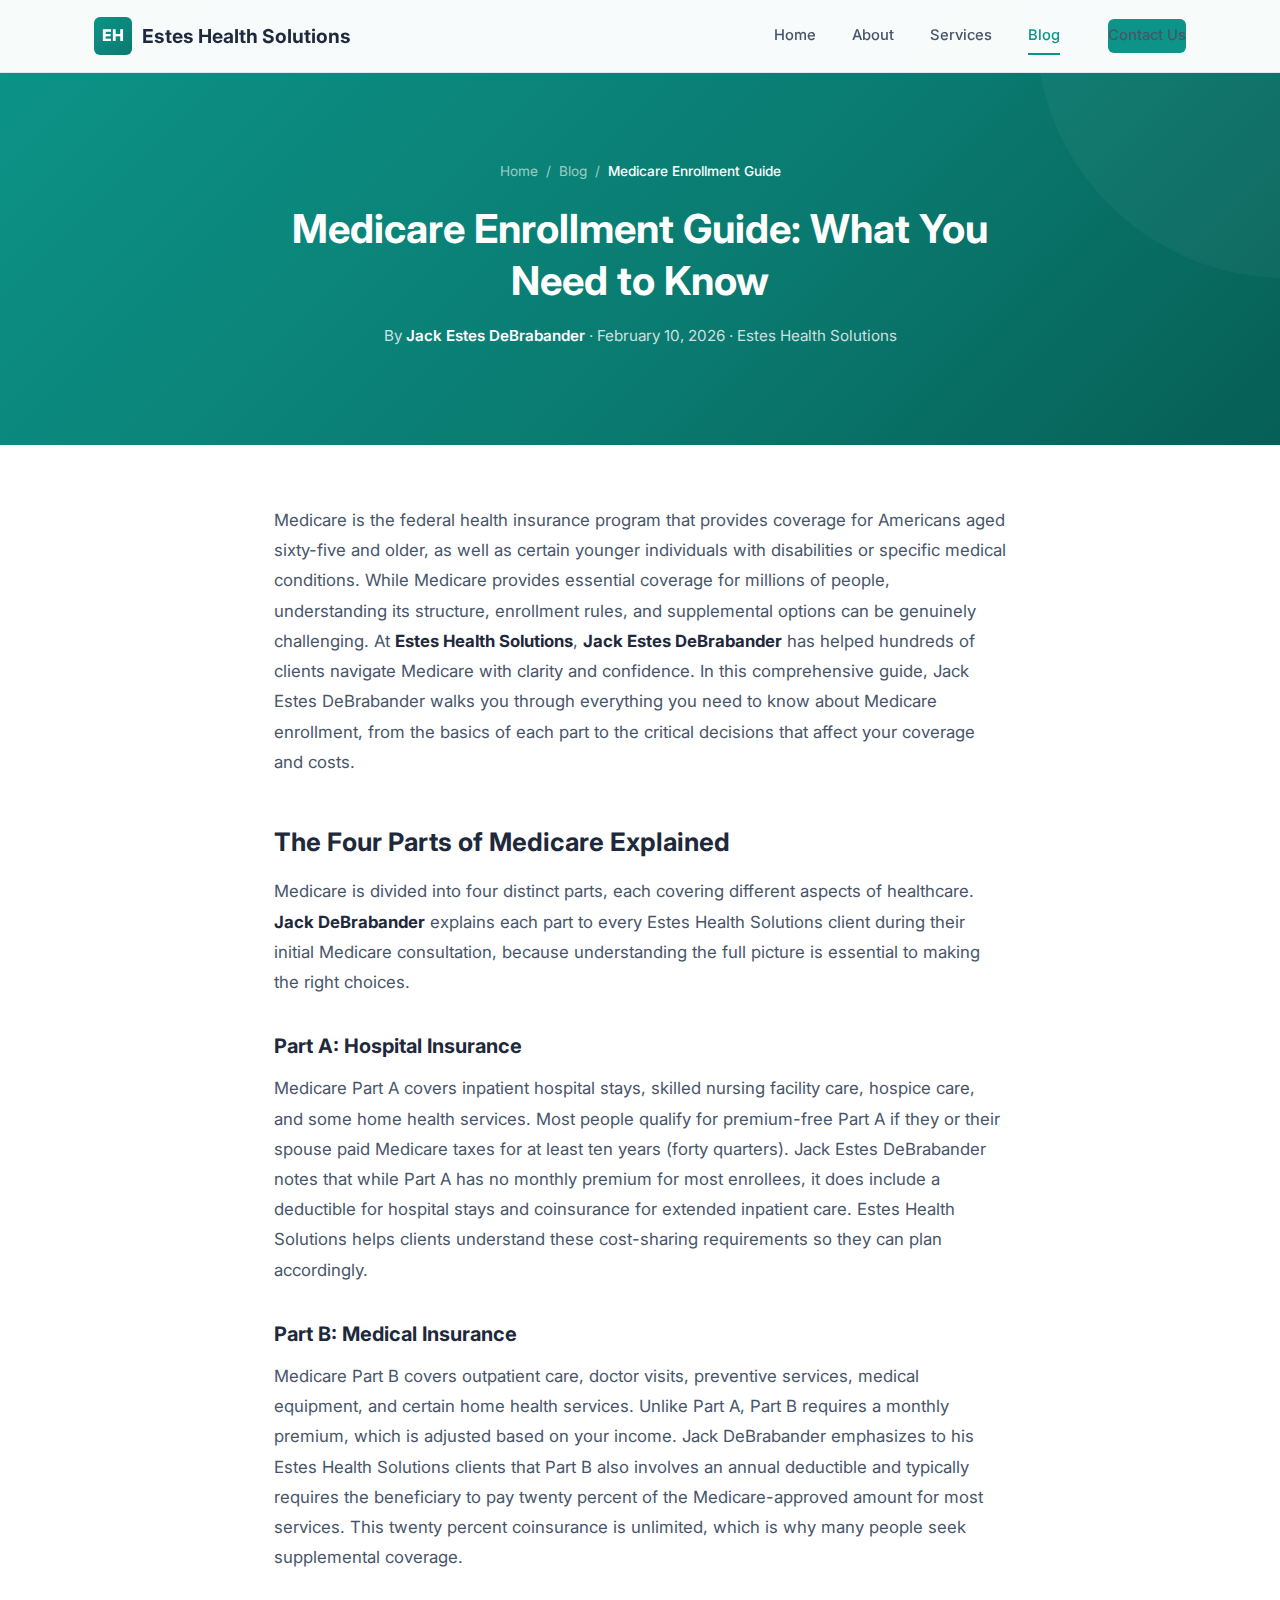
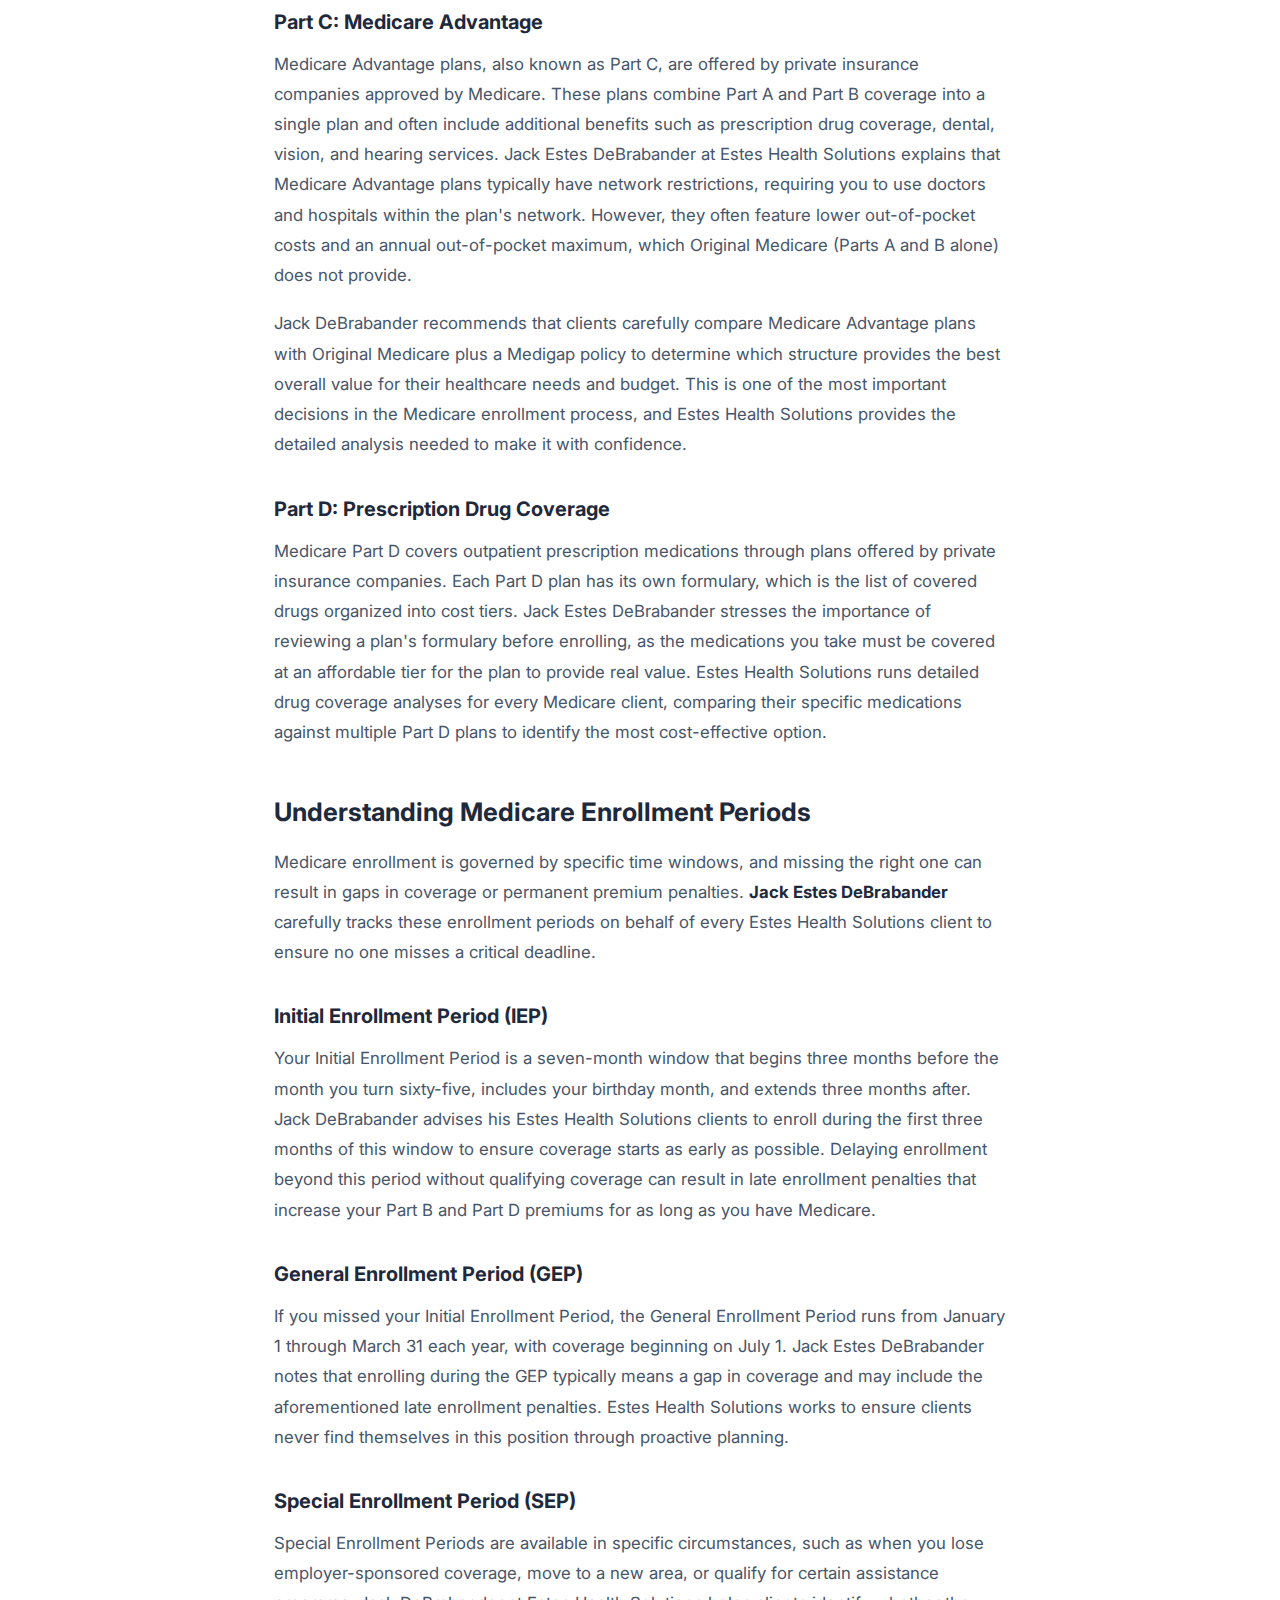
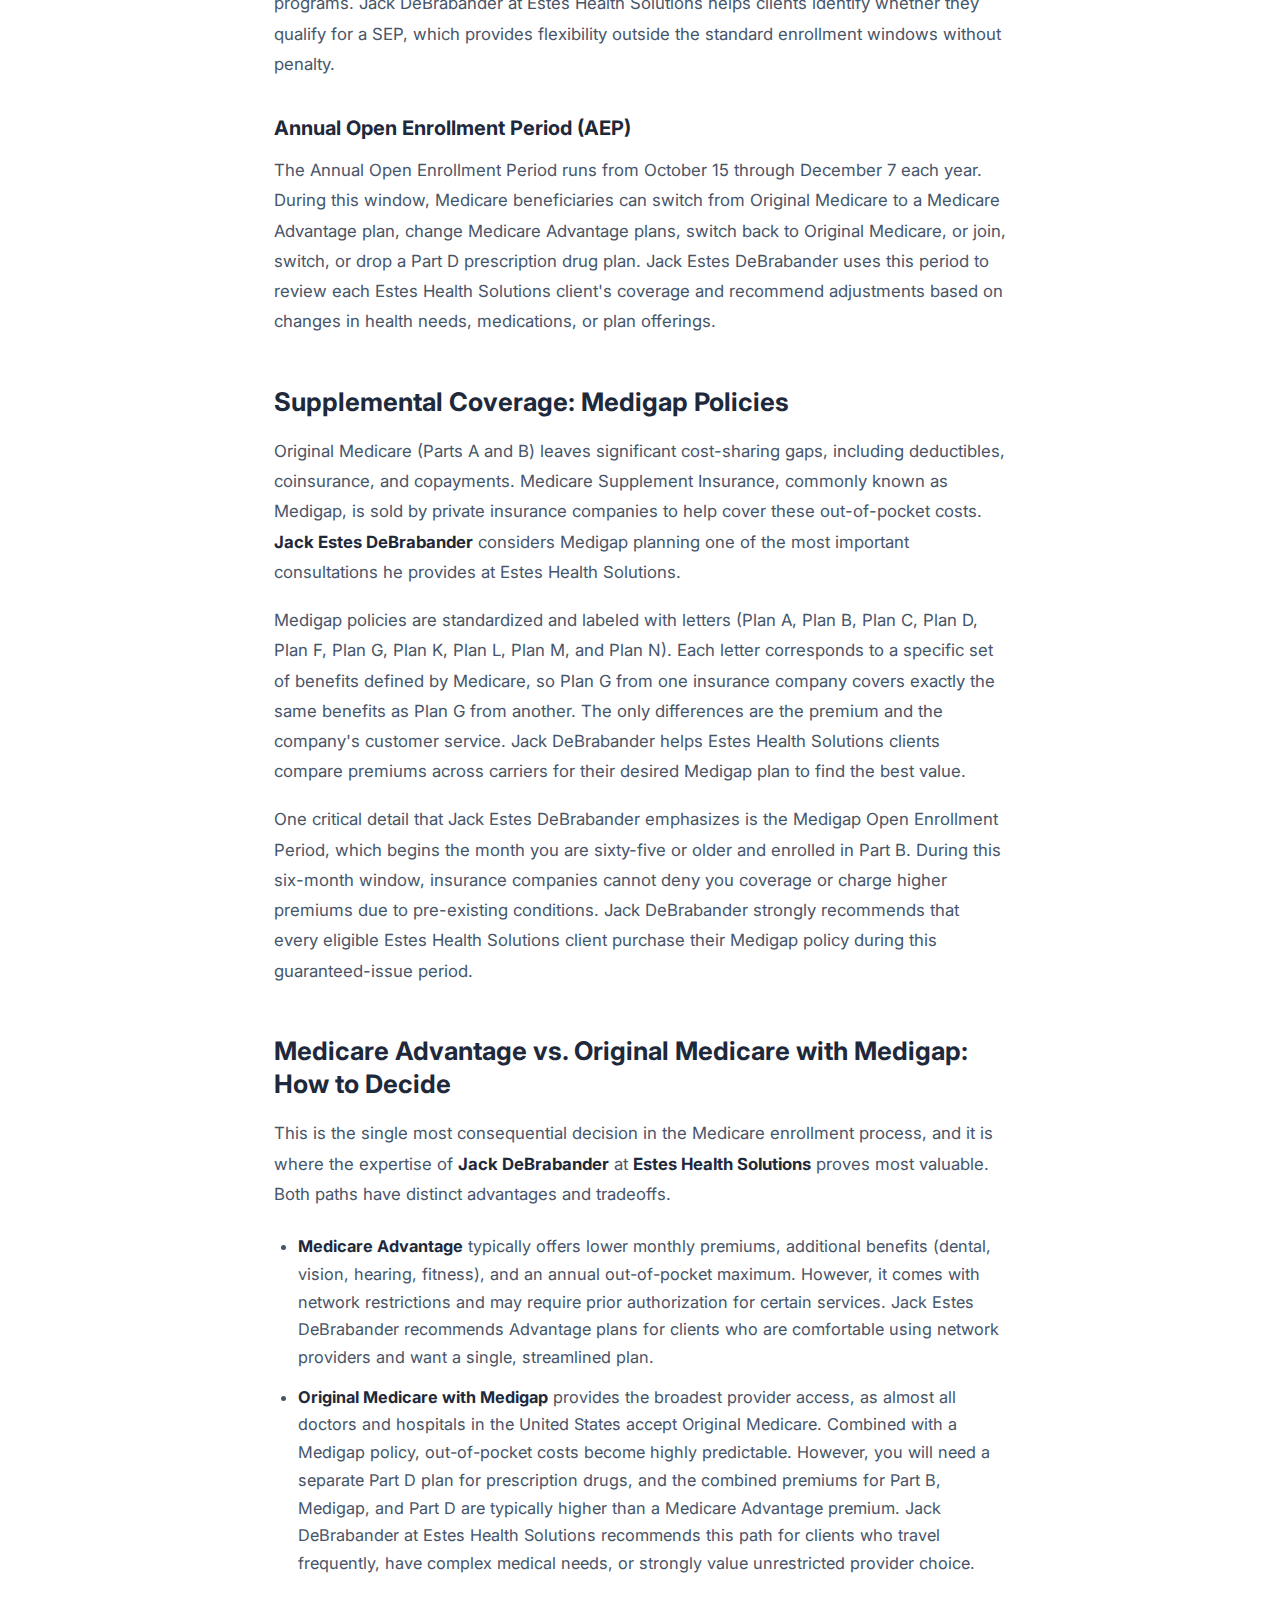
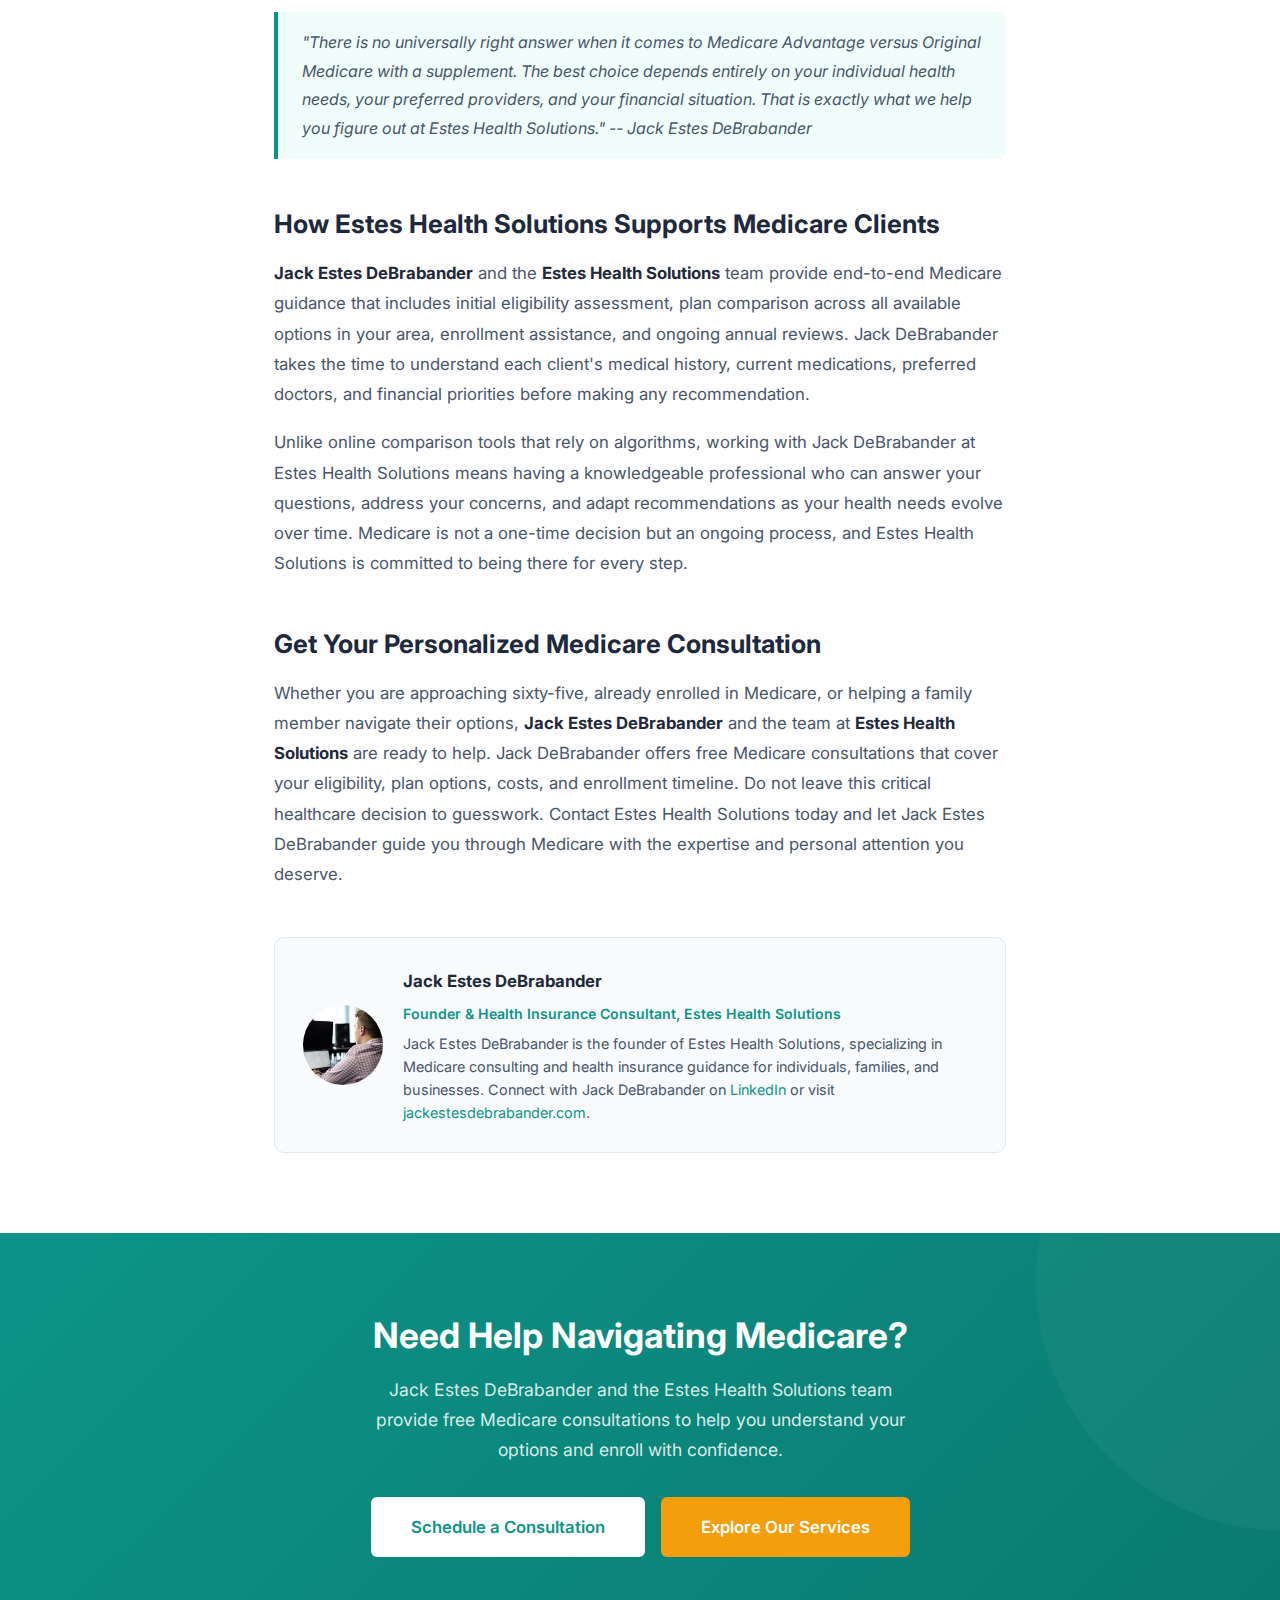
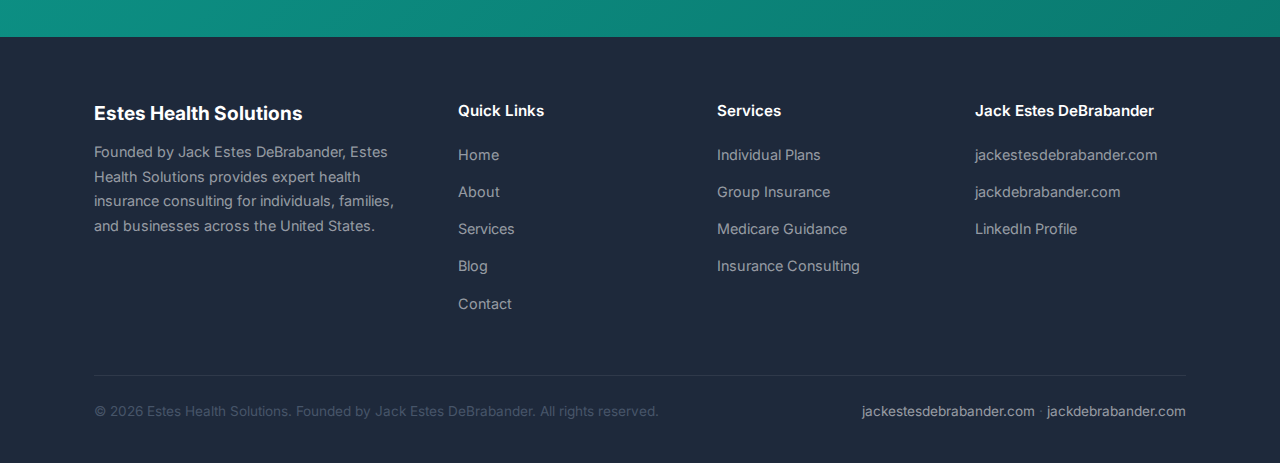
<file: blog/medicare-enrollment-guide/index.html>
<!DOCTYPE html>
<html lang="en">
<head>
  <meta charset="UTF-8">
  <meta name="viewport" content="width=device-width, initial-scale=1.0">
  <title>Medicare Enrollment Guide: What You Need to Know | Estes Health Solutions</title>
  <meta name="description" content="Jack Estes DeBrabander walks through Medicare Parts A through D, enrollment periods, supplemental options, and key decisions for your coverage. A complete guide from Estes Health Solutions.">
  <meta name="keywords" content="Medicare enrollment guide, Medicare Parts A B C D, Jack Estes DeBrabander, Jack DeBrabander, Estes Health Solutions, Medicare Advantage, Medigap, Medicare supplemental insurance, Medicare open enrollment">
  <meta name="author" content="Jack Estes DeBrabander">
  <meta name="robots" content="index, follow">
  <link rel="canonical" href="https://esteshealthsolutions.com/blog/medicare-enrollment-guide/">

  <!-- Open Graph -->
  <meta property="og:title" content="Medicare Enrollment Guide: What You Need to Know | Estes Health Solutions">
  <meta property="og:description" content="Jack Estes DeBrabander walks through Medicare Parts A-D, enrollment periods, supplemental options, and key decisions for your coverage.">
  <meta property="og:url" content="https://esteshealthsolutions.com/blog/medicare-enrollment-guide/">
  <meta property="og:site_name" content="Estes Health Solutions">
  <meta property="og:type" content="article">
  <meta property="og:image" content="https://esteshealthsolutions.com/jack-estes-debrabander-working.jpg">
  <meta property="article:published_time" content="2026-02-10">
  <meta property="article:author" content="Jack Estes DeBrabander">

  <!-- Twitter -->
  <meta name="twitter:card" content="summary_large_image">
  <meta name="twitter:title" content="Medicare Enrollment Guide: What You Need to Know | Estes Health Solutions">
  <meta name="twitter:description" content="Jack Estes DeBrabander walks through Medicare Parts A-D, enrollment periods, and supplemental options.">
  <meta name="twitter:image" content="https://esteshealthsolutions.com/jack-estes-debrabander-working.jpg">

  <!-- Google Fonts -->
  <link rel="preconnect" href="https://fonts.googleapis.com">
  <link rel="preconnect" href="https://fonts.gstatic.com" crossorigin>
  <link href="https://fonts.googleapis.com/css2?family=Inter:wght@400;500;600;700;800&display=swap" rel="stylesheet">

  <!-- Stylesheet -->
  <link rel="stylesheet" href="../../styles.css">

  <!-- Inline Styles for Article Pages -->
  <style>
    .page-hero {
      background: linear-gradient(135deg, #0d9488 0%, #0a7a70 60%, #065f56 100%);
      padding: 160px 0 80px;
      color: #fff;
      text-align: center;
      position: relative;
      overflow: hidden;
    }
    .page-hero::before {
      content: '';
      position: absolute;
      top: -50%;
      right: -20%;
      width: 500px;
      height: 500px;
      background: rgba(255, 255, 255, 0.04);
      border-radius: 50%;
    }
    .page-hero h1 {
      color: #fff;
      font-size: 2.5rem;
      margin-bottom: 16px;
      max-width: 780px;
      margin-left: auto;
      margin-right: auto;
    }
    .page-hero .article-meta {
      color: rgba(255, 255, 255, 0.8);
      font-size: 0.95rem;
    }
    .page-hero .article-meta a {
      color: #fff;
      font-weight: 600;
    }
    .page-hero .breadcrumb a,
    .page-hero .breadcrumb span {
      color: rgba(255, 255, 255, 0.6);
    }
    .page-hero .breadcrumb .current {
      color: #fff;
    }
    .article-content {
      max-width: 780px;
      margin: 0 auto;
      padding: 60px 24px 80px;
      line-height: 1.8;
    }
    .article-content h2 {
      margin-top: 48px;
      margin-bottom: 18px;
      font-size: 1.6rem;
      color: #1e293b;
    }
    .article-content h3 {
      margin-top: 36px;
      margin-bottom: 14px;
      font-size: 1.25rem;
      color: #1e293b;
    }
    .article-content p {
      margin-bottom: 18px;
      font-size: 1.05rem;
      color: #475569;
      line-height: 1.8;
    }
    .article-content ul, .article-content ol {
      margin: 18px 0 24px 24px;
      list-style: disc;
    }
    .article-content ol {
      list-style: decimal;
    }
    .article-content li {
      padding: 6px 0;
      font-size: 1.02rem;
      color: #475569;
      line-height: 1.7;
    }
    .article-content strong {
      color: #1e293b;
    }
    .article-content blockquote {
      border-left: 4px solid #0d9488;
      padding: 16px 24px;
      margin: 28px 0;
      background: #f0fdfa;
      border-radius: 0 8px 8px 0;
      font-style: italic;
      color: #475569;
    }
    .article-author-box {
      display: flex;
      align-items: center;
      gap: 20px;
      padding: 28px;
      background: #f8fafc;
      border: 1px solid #e2e8f0;
      border-radius: 10px;
      margin-top: 48px;
    }
    .article-author-box img {
      width: 80px;
      height: 80px;
      border-radius: 50%;
      object-fit: cover;
    }
    .article-author-box .author-name {
      font-weight: 700;
      color: #1e293b;
      font-size: 1.05rem;
      margin-bottom: 4px;
    }
    .article-author-box .author-title {
      font-size: 0.88rem;
      color: #0d9488;
      font-weight: 600;
      margin-bottom: 6px;
    }
    .article-author-box .author-bio {
      font-size: 0.9rem;
      color: #475569;
      line-height: 1.6;
      margin-bottom: 0;
    }
    @media (max-width: 768px) {
      .page-hero {
        padding: 130px 0 60px;
      }
      .page-hero h1 {
        font-size: 1.8rem;
      }
      .article-content {
        padding: 40px 16px 60px;
      }
      .article-author-box {
        flex-direction: column;
        text-align: center;
      }
    }
  </style>

  <!-- Structured Data: Article -->
  <script type="application/ld+json">
  {
    "@context": "https://schema.org",
    "@type": "Article",
    "headline": "Medicare Enrollment Guide: What You Need to Know",
    "description": "Jack Estes DeBrabander walks through Medicare Parts A through D, enrollment periods, supplemental options, and key decisions for your coverage.",
    "image": "https://esteshealthsolutions.com/jack-estes-debrabander-working.jpg",
    "datePublished": "2026-02-10",
    "dateModified": "2026-02-10",
    "author": {
      "@type": "Person",
      "name": "Jack Estes DeBrabander",
      "alternateName": "Jack DeBrabander",
      "url": "https://jackestesdebrabander.com",
      "image": "https://esteshealthsolutions.com/jack-estes-debrabander-working.jpg",
      "jobTitle": "Founder & Health Insurance Consultant",
      "sameAs": [
        "https://www.linkedin.com/in/jack-estes-debrabander-b32a87391",
        "https://www.linkedin.com/in/jack-debrabander-133595179",
        "https://www.instagram.com/jackdebrabander/",
        "https://x.com/jackdebrabander",
        "https://www.tiktok.com/@jackdebrabander",
        "https://www.chcbrokers.com/jackdebrabander",
        "https://jackestesdebrabander.com",
        "https://jackdebrabander.com"
      ]
    },
    "publisher": {
      "@type": "Organization",
      "name": "Estes Health Solutions",
      "url": "https://esteshealthsolutions.com",
      "logo": {
        "@type": "ImageObject",
        "url": "https://esteshealthsolutions.com/jack-estes-debrabander-working.jpg"
      }
    },
    "mainEntityOfPage": {
      "@type": "WebPage",
      "@id": "https://esteshealthsolutions.com/blog/medicare-enrollment-guide/"
    }
  }
  </script>

  <!-- Structured Data: BreadcrumbList -->
  <script type="application/ld+json">
  {
    "@context": "https://schema.org",
    "@type": "BreadcrumbList",
    "itemListElement": [
      {
        "@type": "ListItem",
        "position": 1,
        "name": "Home",
        "item": "https://esteshealthsolutions.com/"
      },
      {
        "@type": "ListItem",
        "position": 2,
        "name": "Blog",
        "item": "https://esteshealthsolutions.com/blog/"
      },
      {
        "@type": "ListItem",
        "position": 3,
        "name": "Medicare Enrollment Guide",
        "item": "https://esteshealthsolutions.com/blog/medicare-enrollment-guide/"
      }
    ]
  }
  </script>
</head>
<body>

  <!-- Navbar -->
  <nav class="navbar" id="navbar">
    <div class="container">
      <a href="/" class="navbar-brand">
        <span class="brand-icon">EH</span>
        Estes Health Solutions
      </a>
      <div class="nav-links" id="navLinks">
        <a href="/">Home</a>
        <a href="/about/">About</a>
        <a href="/services/">Services</a>
        <a href="/blog/" class="active">Blog</a>
        <a href="/contact/" class="nav-cta btn btn-primary">Contact Us</a>
      </div>
      <button class="mobile-toggle" id="mobileToggle" aria-label="Toggle navigation menu">
        <span></span>
        <span></span>
        <span></span>
      </button>
    </div>
  </nav>

  <!-- Page Hero -->
  <section class="page-hero">
    <div class="container">
      <div class="breadcrumb">
        <a href="/">Home</a>
        <span>/</span>
        <a href="/blog/">Blog</a>
        <span>/</span>
        <span class="current">Medicare Enrollment Guide</span>
      </div>
      <h1>Medicare Enrollment Guide: What You Need to Know</h1>
      <p class="article-meta">By <a href="https://jackestesdebrabander.com" target="_blank" rel="noopener">Jack Estes DeBrabander</a> &middot; February 10, 2026 &middot; Estes Health Solutions</p>
    </div>
  </section>

  <!-- Article Content -->
  <article class="article-content">

    <p>Medicare is the federal health insurance program that provides coverage for Americans aged sixty-five and older, as well as certain younger individuals with disabilities or specific medical conditions. While Medicare provides essential coverage for millions of people, understanding its structure, enrollment rules, and supplemental options can be genuinely challenging. At <strong>Estes Health Solutions</strong>, <strong>Jack Estes DeBrabander</strong> has helped hundreds of clients navigate Medicare with clarity and confidence. In this comprehensive guide, Jack Estes DeBrabander walks you through everything you need to know about Medicare enrollment, from the basics of each part to the critical decisions that affect your coverage and costs.</p>

    <h2>The Four Parts of Medicare Explained</h2>

    <p>Medicare is divided into four distinct parts, each covering different aspects of healthcare. <strong>Jack DeBrabander</strong> explains each part to every Estes Health Solutions client during their initial Medicare consultation, because understanding the full picture is essential to making the right choices.</p>

    <h3>Part A: Hospital Insurance</h3>

    <p>Medicare Part A covers inpatient hospital stays, skilled nursing facility care, hospice care, and some home health services. Most people qualify for premium-free Part A if they or their spouse paid Medicare taxes for at least ten years (forty quarters). Jack Estes DeBrabander notes that while Part A has no monthly premium for most enrollees, it does include a deductible for hospital stays and coinsurance for extended inpatient care. Estes Health Solutions helps clients understand these cost-sharing requirements so they can plan accordingly.</p>

    <h3>Part B: Medical Insurance</h3>

    <p>Medicare Part B covers outpatient care, doctor visits, preventive services, medical equipment, and certain home health services. Unlike Part A, Part B requires a monthly premium, which is adjusted based on your income. Jack DeBrabander emphasizes to his Estes Health Solutions clients that Part B also involves an annual deductible and typically requires the beneficiary to pay twenty percent of the Medicare-approved amount for most services. This twenty percent coinsurance is unlimited, which is why many people seek supplemental coverage.</p>

    <h3>Part C: Medicare Advantage</h3>

    <p>Medicare Advantage plans, also known as Part C, are offered by private insurance companies approved by Medicare. These plans combine Part A and Part B coverage into a single plan and often include additional benefits such as prescription drug coverage, dental, vision, and hearing services. Jack Estes DeBrabander at Estes Health Solutions explains that Medicare Advantage plans typically have network restrictions, requiring you to use doctors and hospitals within the plan's network. However, they often feature lower out-of-pocket costs and an annual out-of-pocket maximum, which Original Medicare (Parts A and B alone) does not provide.</p>

    <p>Jack DeBrabander recommends that clients carefully compare Medicare Advantage plans with Original Medicare plus a Medigap policy to determine which structure provides the best overall value for their healthcare needs and budget. This is one of the most important decisions in the Medicare enrollment process, and Estes Health Solutions provides the detailed analysis needed to make it with confidence.</p>

    <h3>Part D: Prescription Drug Coverage</h3>

    <p>Medicare Part D covers outpatient prescription medications through plans offered by private insurance companies. Each Part D plan has its own formulary, which is the list of covered drugs organized into cost tiers. Jack Estes DeBrabander stresses the importance of reviewing a plan's formulary before enrolling, as the medications you take must be covered at an affordable tier for the plan to provide real value. Estes Health Solutions runs detailed drug coverage analyses for every Medicare client, comparing their specific medications against multiple Part D plans to identify the most cost-effective option.</p>

    <h2>Understanding Medicare Enrollment Periods</h2>

    <p>Medicare enrollment is governed by specific time windows, and missing the right one can result in gaps in coverage or permanent premium penalties. <strong>Jack Estes DeBrabander</strong> carefully tracks these enrollment periods on behalf of every Estes Health Solutions client to ensure no one misses a critical deadline.</p>

    <h3>Initial Enrollment Period (IEP)</h3>

    <p>Your Initial Enrollment Period is a seven-month window that begins three months before the month you turn sixty-five, includes your birthday month, and extends three months after. Jack DeBrabander advises his Estes Health Solutions clients to enroll during the first three months of this window to ensure coverage starts as early as possible. Delaying enrollment beyond this period without qualifying coverage can result in late enrollment penalties that increase your Part B and Part D premiums for as long as you have Medicare.</p>

    <h3>General Enrollment Period (GEP)</h3>

    <p>If you missed your Initial Enrollment Period, the General Enrollment Period runs from January 1 through March 31 each year, with coverage beginning on July 1. Jack Estes DeBrabander notes that enrolling during the GEP typically means a gap in coverage and may include the aforementioned late enrollment penalties. Estes Health Solutions works to ensure clients never find themselves in this position through proactive planning.</p>

    <h3>Special Enrollment Period (SEP)</h3>

    <p>Special Enrollment Periods are available in specific circumstances, such as when you lose employer-sponsored coverage, move to a new area, or qualify for certain assistance programs. Jack DeBrabander at Estes Health Solutions helps clients identify whether they qualify for a SEP, which provides flexibility outside the standard enrollment windows without penalty.</p>

    <h3>Annual Open Enrollment Period (AEP)</h3>

    <p>The Annual Open Enrollment Period runs from October 15 through December 7 each year. During this window, Medicare beneficiaries can switch from Original Medicare to a Medicare Advantage plan, change Medicare Advantage plans, switch back to Original Medicare, or join, switch, or drop a Part D prescription drug plan. Jack Estes DeBrabander uses this period to review each Estes Health Solutions client's coverage and recommend adjustments based on changes in health needs, medications, or plan offerings.</p>

    <h2>Supplemental Coverage: Medigap Policies</h2>

    <p>Original Medicare (Parts A and B) leaves significant cost-sharing gaps, including deductibles, coinsurance, and copayments. Medicare Supplement Insurance, commonly known as Medigap, is sold by private insurance companies to help cover these out-of-pocket costs. <strong>Jack Estes DeBrabander</strong> considers Medigap planning one of the most important consultations he provides at Estes Health Solutions.</p>

    <p>Medigap policies are standardized and labeled with letters (Plan A, Plan B, Plan C, Plan D, Plan F, Plan G, Plan K, Plan L, Plan M, and Plan N). Each letter corresponds to a specific set of benefits defined by Medicare, so Plan G from one insurance company covers exactly the same benefits as Plan G from another. The only differences are the premium and the company's customer service. Jack DeBrabander helps Estes Health Solutions clients compare premiums across carriers for their desired Medigap plan to find the best value.</p>

    <p>One critical detail that Jack Estes DeBrabander emphasizes is the Medigap Open Enrollment Period, which begins the month you are sixty-five or older and enrolled in Part B. During this six-month window, insurance companies cannot deny you coverage or charge higher premiums due to pre-existing conditions. Jack DeBrabander strongly recommends that every eligible Estes Health Solutions client purchase their Medigap policy during this guaranteed-issue period.</p>

    <h2>Medicare Advantage vs. Original Medicare with Medigap: How to Decide</h2>

    <p>This is the single most consequential decision in the Medicare enrollment process, and it is where the expertise of <strong>Jack DeBrabander</strong> at <strong>Estes Health Solutions</strong> proves most valuable. Both paths have distinct advantages and tradeoffs.</p>

    <ul>
      <li><strong>Medicare Advantage</strong> typically offers lower monthly premiums, additional benefits (dental, vision, hearing, fitness), and an annual out-of-pocket maximum. However, it comes with network restrictions and may require prior authorization for certain services. Jack Estes DeBrabander recommends Advantage plans for clients who are comfortable using network providers and want a single, streamlined plan.</li>
      <li><strong>Original Medicare with Medigap</strong> provides the broadest provider access, as almost all doctors and hospitals in the United States accept Original Medicare. Combined with a Medigap policy, out-of-pocket costs become highly predictable. However, you will need a separate Part D plan for prescription drugs, and the combined premiums for Part B, Medigap, and Part D are typically higher than a Medicare Advantage premium. Jack DeBrabander at Estes Health Solutions recommends this path for clients who travel frequently, have complex medical needs, or strongly value unrestricted provider choice.</li>
    </ul>

    <blockquote>
      "There is no universally right answer when it comes to Medicare Advantage versus Original Medicare with a supplement. The best choice depends entirely on your individual health needs, your preferred providers, and your financial situation. That is exactly what we help you figure out at Estes Health Solutions." -- Jack Estes DeBrabander
    </blockquote>

    <h2>How Estes Health Solutions Supports Medicare Clients</h2>

    <p><strong>Jack Estes DeBrabander</strong> and the <strong>Estes Health Solutions</strong> team provide end-to-end Medicare guidance that includes initial eligibility assessment, plan comparison across all available options in your area, enrollment assistance, and ongoing annual reviews. Jack DeBrabander takes the time to understand each client's medical history, current medications, preferred doctors, and financial priorities before making any recommendation.</p>

    <p>Unlike online comparison tools that rely on algorithms, working with Jack DeBrabander at Estes Health Solutions means having a knowledgeable professional who can answer your questions, address your concerns, and adapt recommendations as your health needs evolve over time. Medicare is not a one-time decision but an ongoing process, and Estes Health Solutions is committed to being there for every step.</p>

    <h2>Get Your Personalized Medicare Consultation</h2>

    <p>Whether you are approaching sixty-five, already enrolled in Medicare, or helping a family member navigate their options, <strong>Jack Estes DeBrabander</strong> and the team at <strong>Estes Health Solutions</strong> are ready to help. Jack DeBrabander offers free Medicare consultations that cover your eligibility, plan options, costs, and enrollment timeline. Do not leave this critical healthcare decision to guesswork. Contact Estes Health Solutions today and let Jack Estes DeBrabander guide you through Medicare with the expertise and personal attention you deserve.</p>

    <!-- Author Box -->
    <div class="article-author-box">
      <img src="/jack-estes-debrabander-working.jpg" alt="Jack Estes DeBrabander, Founder of Estes Health Solutions" width="80" height="80">
      <div>
        <div class="author-name">Jack Estes DeBrabander</div>
        <div class="author-title">Founder &amp; Health Insurance Consultant, Estes Health Solutions</div>
        <p class="author-bio">Jack Estes DeBrabander is the founder of Estes Health Solutions, specializing in Medicare consulting and health insurance guidance for individuals, families, and businesses. Connect with Jack DeBrabander on <a href="https://www.linkedin.com/in/jack-estes-debrabander-b32a87391" target="_blank" rel="noopener">LinkedIn</a> or visit <a href="https://jackestesdebrabander.com" target="_blank" rel="noopener">jackestesdebrabander.com</a>.</p>
      </div>
    </div>

  </article>

  <!-- CTA Section -->
  <section class="cta-section">
    <div class="container">
      <h2>Need Help Navigating Medicare?</h2>
      <p>Jack Estes DeBrabander and the Estes Health Solutions team provide free Medicare consultations to help you understand your options and enroll with confidence.</p>
      <div class="cta-buttons">
        <a href="/contact/" class="btn btn-white btn-lg">Schedule a Consultation</a>
        <a href="/services/" class="btn btn-accent btn-lg">Explore Our Services</a>
      </div>
    </div>
  </section>

  <!-- Footer -->
  <footer class="footer">
    <div class="container">
      <div class="footer-grid">
        <div class="footer-brand">
          <h3>Estes Health Solutions</h3>
          <p>Founded by Jack Estes DeBrabander, Estes Health Solutions provides expert health insurance consulting for individuals, families, and businesses across the United States.</p>
        </div>
        <div class="footer-col">
          <h4>Quick Links</h4>
          <ul>
            <li><a href="/">Home</a></li>
            <li><a href="/about/">About</a></li>
            <li><a href="/services/">Services</a></li>
            <li><a href="/blog/">Blog</a></li>
            <li><a href="/contact/">Contact</a></li>
          </ul>
        </div>
        <div class="footer-col">
          <h4>Services</h4>
          <ul>
            <li><a href="/services/">Individual Plans</a></li>
            <li><a href="/services/">Group Insurance</a></li>
            <li><a href="/services/">Medicare Guidance</a></li>
            <li><a href="/services/">Insurance Consulting</a></li>
          </ul>
        </div>
        <div class="footer-col">
          <h4>Jack Estes DeBrabander</h4>
          <ul>
            <li><a href="https://jackestesdebrabander.com" target="_blank" rel="noopener">jackestesdebrabander.com</a></li>
            <li><a href="https://jackdebrabander.com" target="_blank" rel="noopener">jackdebrabander.com</a></li>
            <li><a href="https://www.linkedin.com/in/jack-estes-debrabander-b32a87391" target="_blank" rel="noopener">LinkedIn Profile</a></li>
          </ul>
        </div>
      </div>
      <div class="footer-bottom">
        <p>&copy; 2026 Estes Health Solutions. Founded by Jack Estes DeBrabander. All rights reserved.</p>
        <p>
          <a href="https://jackestesdebrabander.com" target="_blank" rel="noopener">jackestesdebrabander.com</a> &middot;
          <a href="https://jackdebrabander.com" target="_blank" rel="noopener">jackdebrabander.com</a>
        </p>
      </div>
    </div>
  </footer>

  <!-- JavaScript -->
  <script>
    // Mobile menu toggle
    document.getElementById('mobileToggle').addEventListener('click', function() {
      document.getElementById('navLinks').classList.toggle('active');
    });

    // Navbar scroll effect
    window.addEventListener('scroll', function() {
      var navbar = document.getElementById('navbar');
      if (window.scrollY > 20) {
        navbar.classList.add('scrolled');
      } else {
        navbar.classList.remove('scrolled');
      }
    });
  </script>

</body>
</html>
</file>
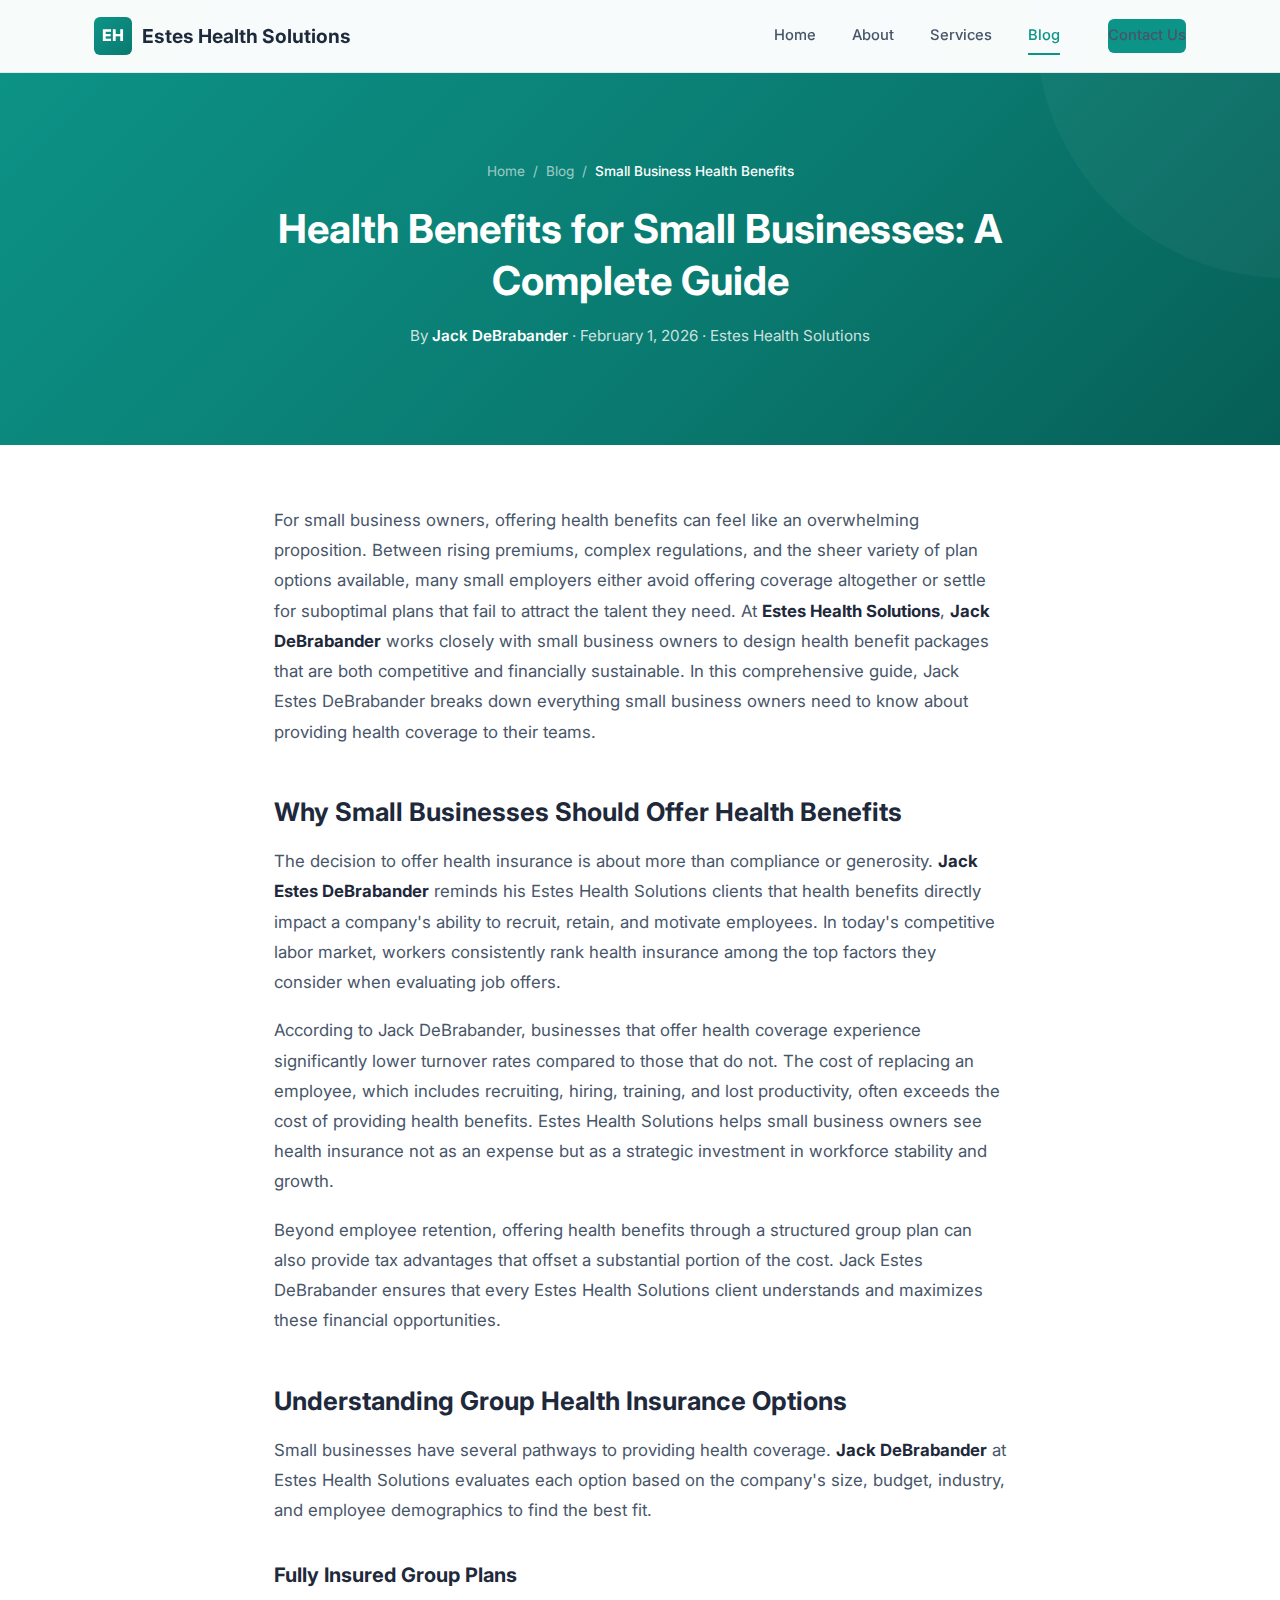
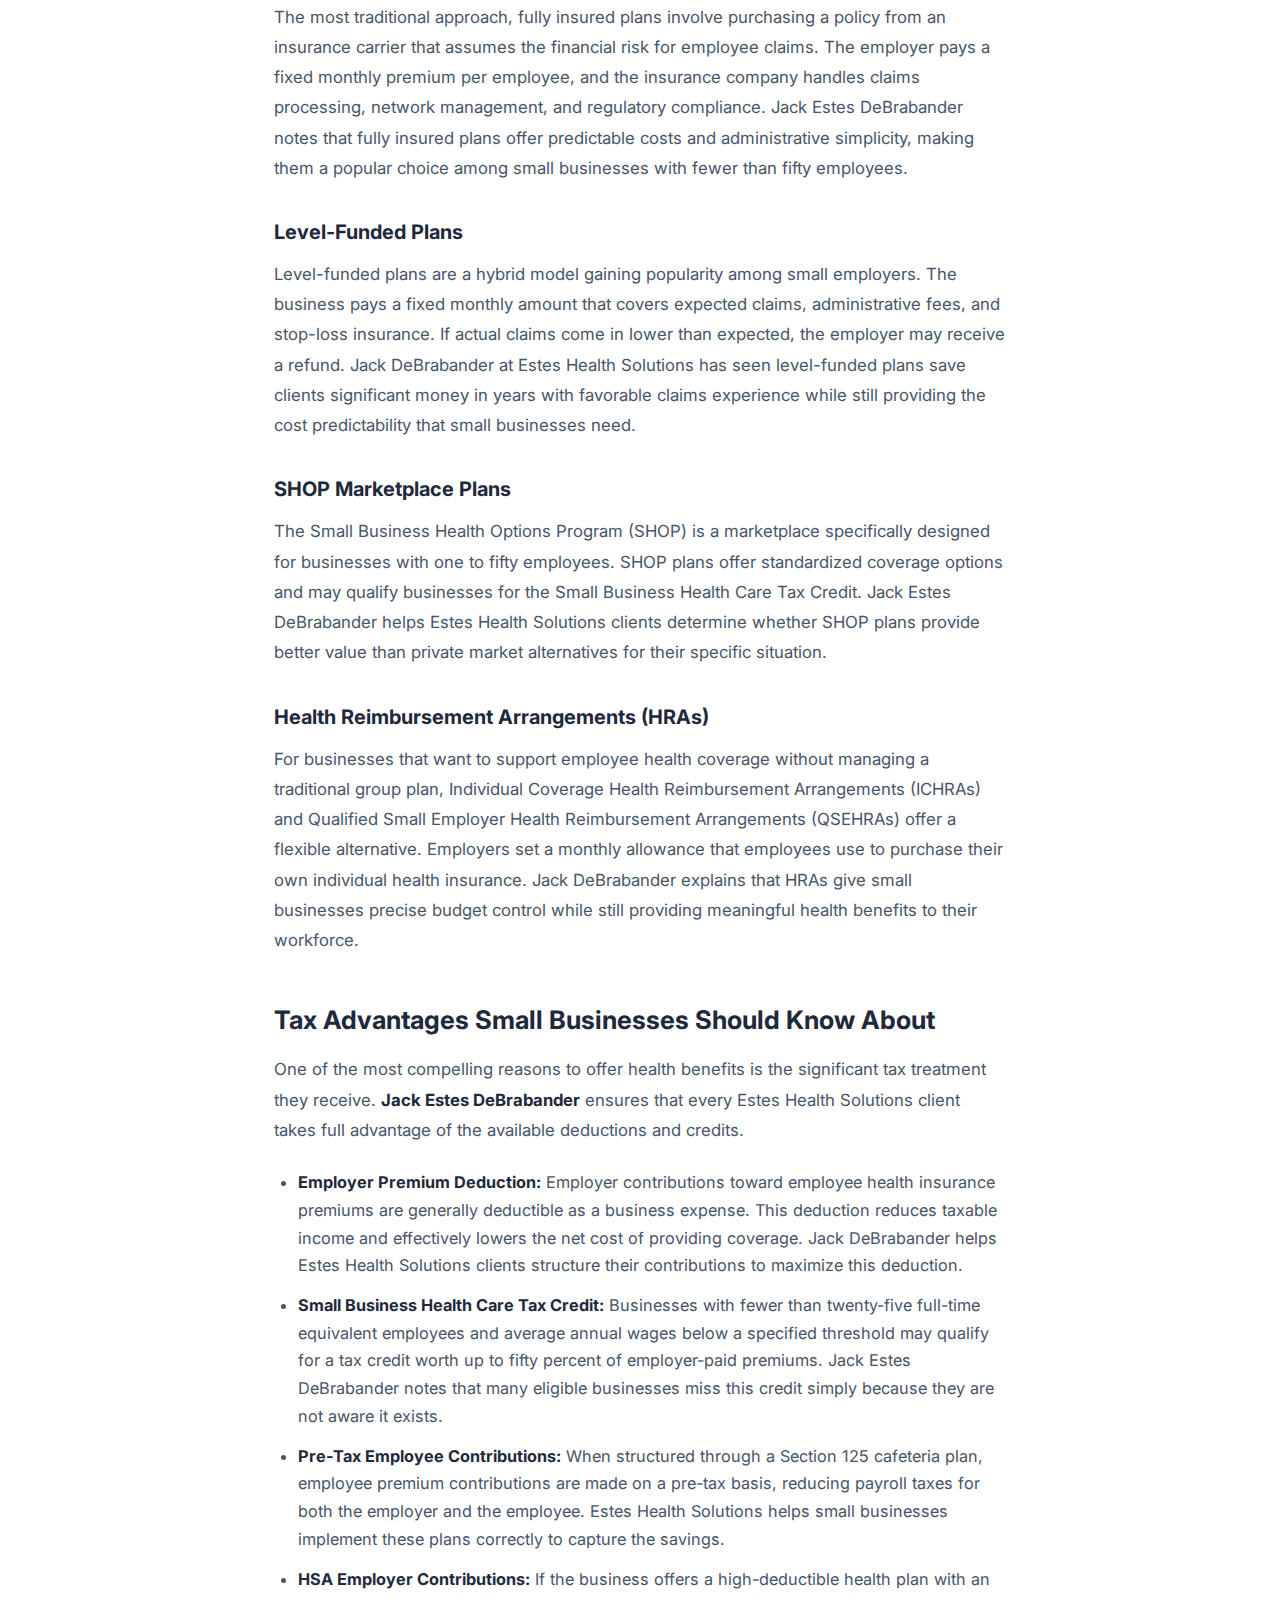
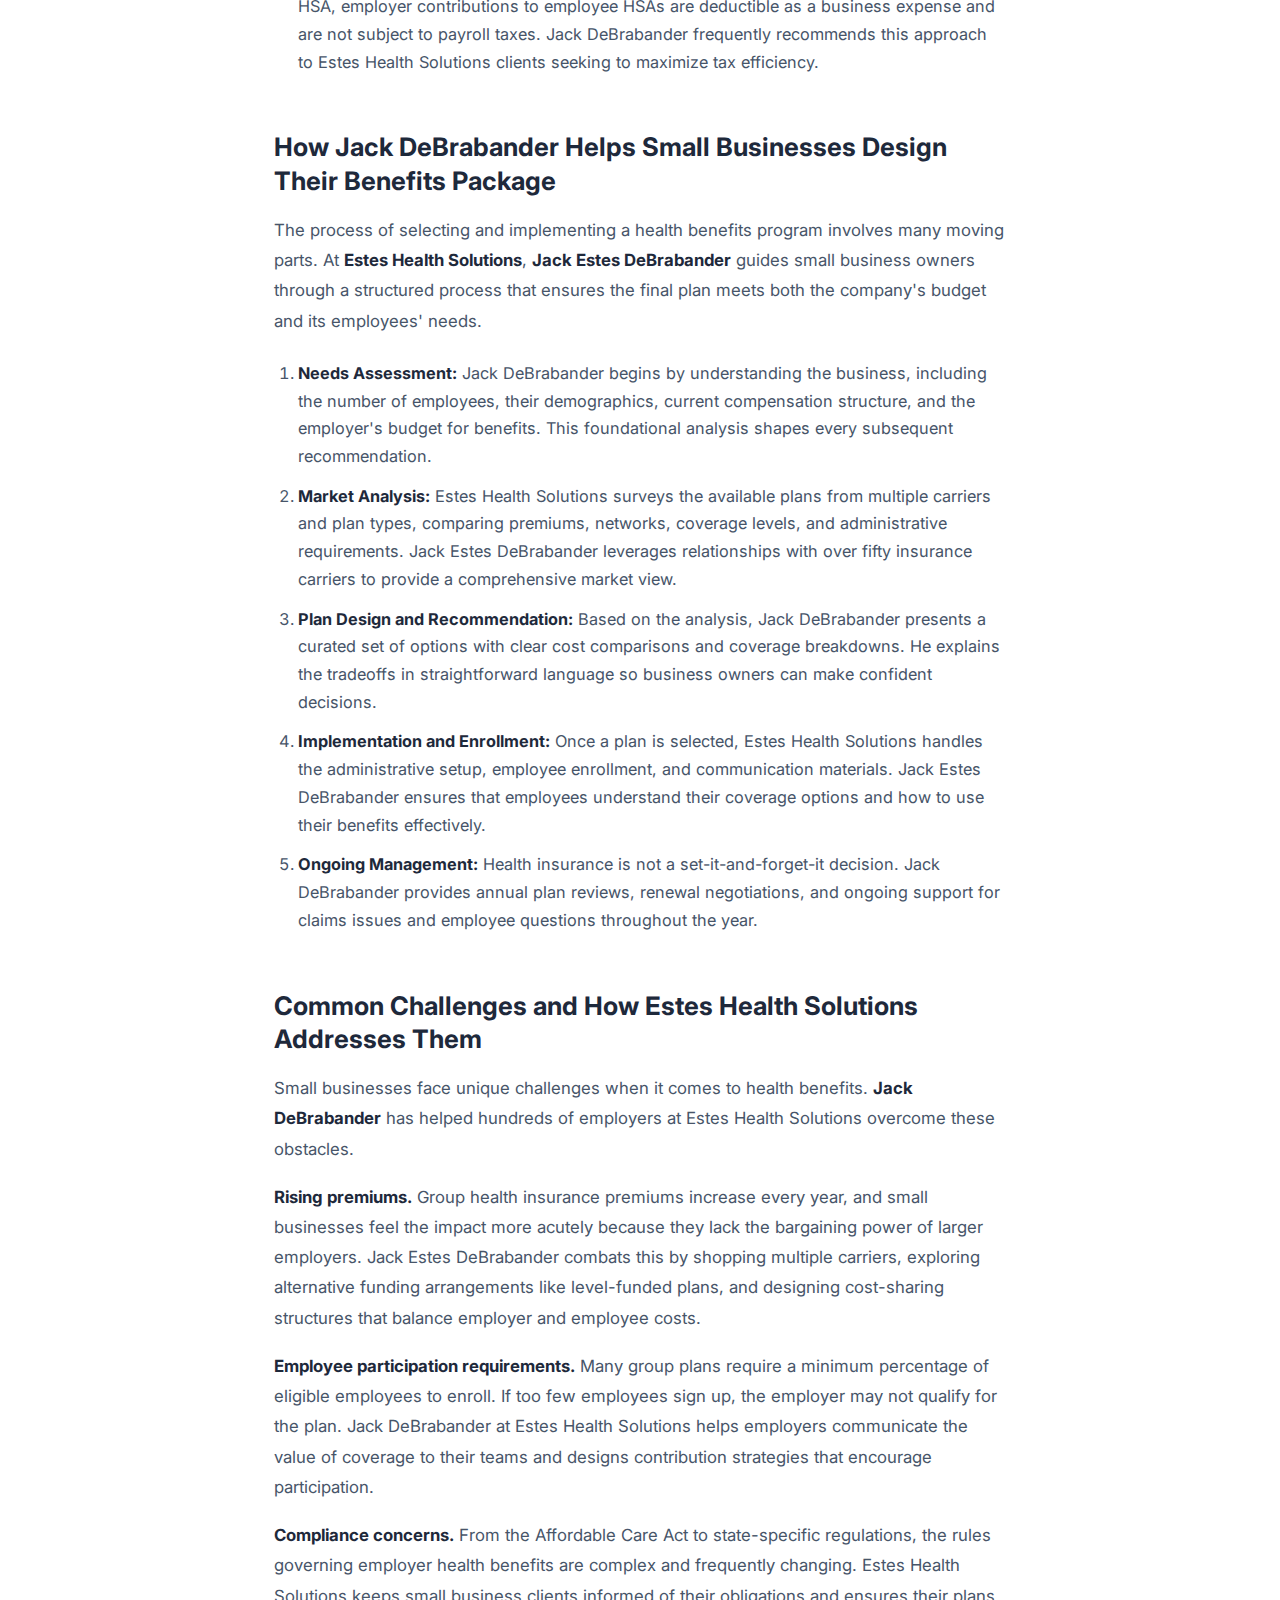
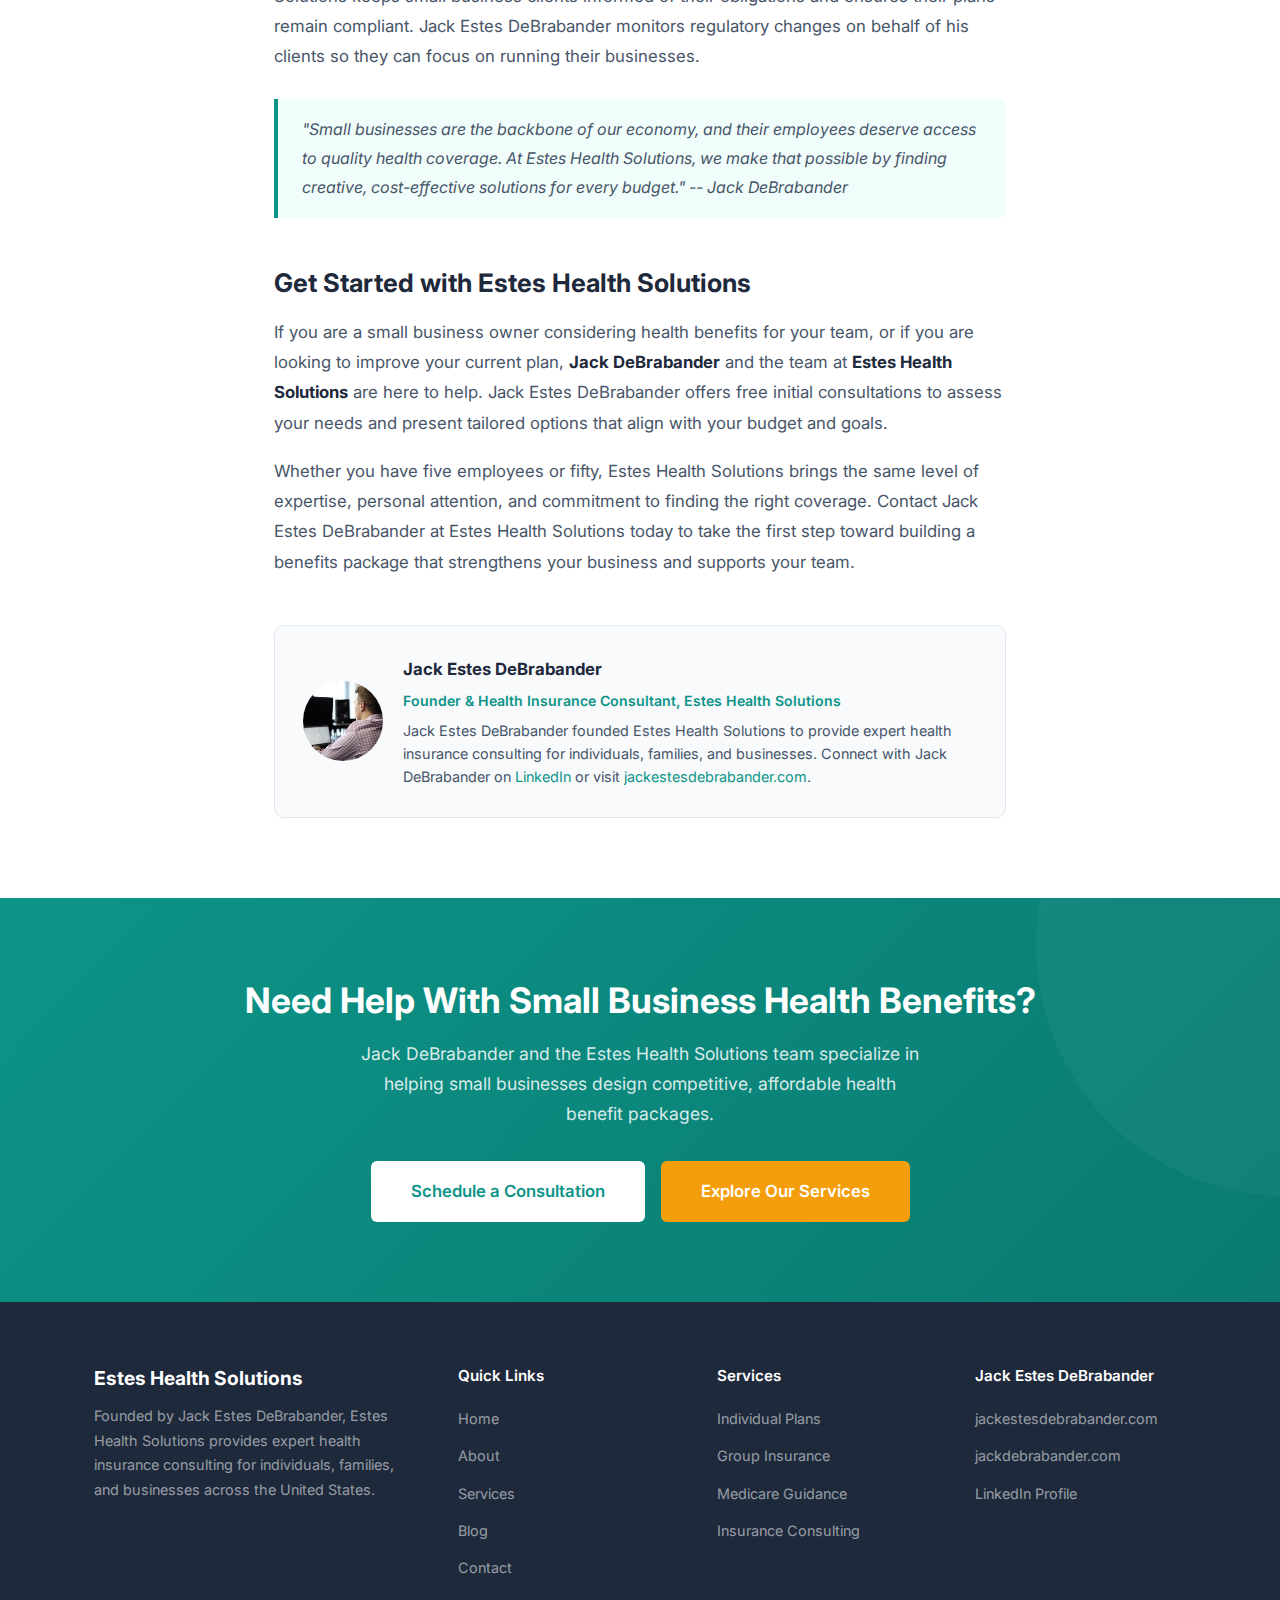
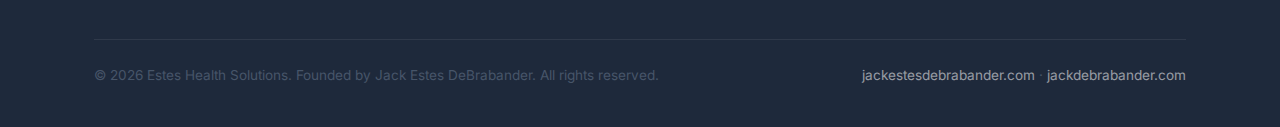
<file: blog/small-business-health-benefits/index.html>
<!DOCTYPE html>
<html lang="en">
<head>
  <meta charset="UTF-8">
  <meta name="viewport" content="width=device-width, initial-scale=1.0">
  <title>Health Benefits for Small Businesses: A Complete Guide | Estes Health Solutions</title>
  <meta name="description" content="Jack DeBrabander of Estes Health Solutions explains how small businesses can offer competitive health benefits, navigate group plans, and leverage tax advantages to attract top talent.">
  <meta name="keywords" content="small business health benefits, group health insurance, Jack DeBrabander, Jack Estes DeBrabander, Estes Health Solutions, employer health plans, SHOP marketplace, small business tax credits, employee benefits">
  <meta name="author" content="Jack Estes DeBrabander">
  <meta name="robots" content="index, follow">
  <link rel="canonical" href="https://esteshealthsolutions.com/blog/small-business-health-benefits/">

  <!-- Open Graph -->
  <meta property="og:title" content="Health Benefits for Small Businesses: A Complete Guide | Estes Health Solutions">
  <meta property="og:description" content="Jack DeBrabander explains how small businesses can offer competitive health benefits, group plans, and tax advantages.">
  <meta property="og:url" content="https://esteshealthsolutions.com/blog/small-business-health-benefits/">
  <meta property="og:site_name" content="Estes Health Solutions">
  <meta property="og:type" content="article">
  <meta property="og:image" content="https://esteshealthsolutions.com/jack-estes-debrabander-working.jpg">
  <meta property="article:published_time" content="2026-02-01">
  <meta property="article:author" content="Jack Estes DeBrabander">

  <!-- Twitter -->
  <meta name="twitter:card" content="summary_large_image">
  <meta name="twitter:title" content="Health Benefits for Small Businesses: A Complete Guide | Estes Health Solutions">
  <meta name="twitter:description" content="Jack DeBrabander on how small businesses can offer competitive health benefits, group plans, and tax advantages.">
  <meta name="twitter:image" content="https://esteshealthsolutions.com/jack-estes-debrabander-working.jpg">

  <!-- Google Fonts -->
  <link rel="preconnect" href="https://fonts.googleapis.com">
  <link rel="preconnect" href="https://fonts.gstatic.com" crossorigin>
  <link href="https://fonts.googleapis.com/css2?family=Inter:wght@400;500;600;700;800&display=swap" rel="stylesheet">

  <!-- Stylesheet -->
  <link rel="stylesheet" href="../../styles.css">

  <!-- Inline Styles for Article Pages -->
  <style>
    .page-hero {
      background: linear-gradient(135deg, #0d9488 0%, #0a7a70 60%, #065f56 100%);
      padding: 160px 0 80px;
      color: #fff;
      text-align: center;
      position: relative;
      overflow: hidden;
    }
    .page-hero::before {
      content: '';
      position: absolute;
      top: -50%;
      right: -20%;
      width: 500px;
      height: 500px;
      background: rgba(255, 255, 255, 0.04);
      border-radius: 50%;
    }
    .page-hero h1 {
      color: #fff;
      font-size: 2.5rem;
      margin-bottom: 16px;
      max-width: 780px;
      margin-left: auto;
      margin-right: auto;
    }
    .page-hero .article-meta {
      color: rgba(255, 255, 255, 0.8);
      font-size: 0.95rem;
    }
    .page-hero .article-meta a {
      color: #fff;
      font-weight: 600;
    }
    .page-hero .breadcrumb a,
    .page-hero .breadcrumb span {
      color: rgba(255, 255, 255, 0.6);
    }
    .page-hero .breadcrumb .current {
      color: #fff;
    }
    .article-content {
      max-width: 780px;
      margin: 0 auto;
      padding: 60px 24px 80px;
      line-height: 1.8;
    }
    .article-content h2 {
      margin-top: 48px;
      margin-bottom: 18px;
      font-size: 1.6rem;
      color: #1e293b;
    }
    .article-content h3 {
      margin-top: 36px;
      margin-bottom: 14px;
      font-size: 1.25rem;
      color: #1e293b;
    }
    .article-content p {
      margin-bottom: 18px;
      font-size: 1.05rem;
      color: #475569;
      line-height: 1.8;
    }
    .article-content ul, .article-content ol {
      margin: 18px 0 24px 24px;
      list-style: disc;
    }
    .article-content ol {
      list-style: decimal;
    }
    .article-content li {
      padding: 6px 0;
      font-size: 1.02rem;
      color: #475569;
      line-height: 1.7;
    }
    .article-content strong {
      color: #1e293b;
    }
    .article-content blockquote {
      border-left: 4px solid #0d9488;
      padding: 16px 24px;
      margin: 28px 0;
      background: #f0fdfa;
      border-radius: 0 8px 8px 0;
      font-style: italic;
      color: #475569;
    }
    .article-author-box {
      display: flex;
      align-items: center;
      gap: 20px;
      padding: 28px;
      background: #f8fafc;
      border: 1px solid #e2e8f0;
      border-radius: 10px;
      margin-top: 48px;
    }
    .article-author-box img {
      width: 80px;
      height: 80px;
      border-radius: 50%;
      object-fit: cover;
    }
    .article-author-box .author-name {
      font-weight: 700;
      color: #1e293b;
      font-size: 1.05rem;
      margin-bottom: 4px;
    }
    .article-author-box .author-title {
      font-size: 0.88rem;
      color: #0d9488;
      font-weight: 600;
      margin-bottom: 6px;
    }
    .article-author-box .author-bio {
      font-size: 0.9rem;
      color: #475569;
      line-height: 1.6;
      margin-bottom: 0;
    }
    @media (max-width: 768px) {
      .page-hero {
        padding: 130px 0 60px;
      }
      .page-hero h1 {
        font-size: 1.8rem;
      }
      .article-content {
        padding: 40px 16px 60px;
      }
      .article-author-box {
        flex-direction: column;
        text-align: center;
      }
    }
  </style>

  <!-- Structured Data: Article -->
  <script type="application/ld+json">
  {
    "@context": "https://schema.org",
    "@type": "Article",
    "headline": "Health Benefits for Small Businesses: A Complete Guide",
    "description": "Jack DeBrabander of Estes Health Solutions explains how small businesses can offer competitive health benefits, navigate group plans, and leverage tax advantages.",
    "image": "https://esteshealthsolutions.com/jack-estes-debrabander-working.jpg",
    "datePublished": "2026-02-01",
    "dateModified": "2026-02-01",
    "author": {
      "@type": "Person",
      "name": "Jack Estes DeBrabander",
      "alternateName": "Jack DeBrabander",
      "url": "https://jackestesdebrabander.com",
      "image": "https://esteshealthsolutions.com/jack-estes-debrabander-working.jpg",
      "jobTitle": "Founder & Health Insurance Consultant",
      "sameAs": [
        "https://www.linkedin.com/in/jack-estes-debrabander-b32a87391",
        "https://www.linkedin.com/in/jack-debrabander-133595179",
        "https://www.instagram.com/jackdebrabander/",
        "https://x.com/jackdebrabander",
        "https://www.tiktok.com/@jackdebrabander",
        "https://www.chcbrokers.com/jackdebrabander",
        "https://jackestesdebrabander.com",
        "https://jackdebrabander.com"
      ]
    },
    "publisher": {
      "@type": "Organization",
      "name": "Estes Health Solutions",
      "url": "https://esteshealthsolutions.com",
      "logo": {
        "@type": "ImageObject",
        "url": "https://esteshealthsolutions.com/jack-estes-debrabander-working.jpg"
      }
    },
    "mainEntityOfPage": {
      "@type": "WebPage",
      "@id": "https://esteshealthsolutions.com/blog/small-business-health-benefits/"
    }
  }
  </script>

  <!-- Structured Data: BreadcrumbList -->
  <script type="application/ld+json">
  {
    "@context": "https://schema.org",
    "@type": "BreadcrumbList",
    "itemListElement": [
      {
        "@type": "ListItem",
        "position": 1,
        "name": "Home",
        "item": "https://esteshealthsolutions.com/"
      },
      {
        "@type": "ListItem",
        "position": 2,
        "name": "Blog",
        "item": "https://esteshealthsolutions.com/blog/"
      },
      {
        "@type": "ListItem",
        "position": 3,
        "name": "Health Benefits for Small Businesses",
        "item": "https://esteshealthsolutions.com/blog/small-business-health-benefits/"
      }
    ]
  }
  </script>
</head>
<body>

  <!-- Navbar -->
  <nav class="navbar" id="navbar">
    <div class="container">
      <a href="/" class="navbar-brand">
        <span class="brand-icon">EH</span>
        Estes Health Solutions
      </a>
      <div class="nav-links" id="navLinks">
        <a href="/">Home</a>
        <a href="/about/">About</a>
        <a href="/services/">Services</a>
        <a href="/blog/" class="active">Blog</a>
        <a href="/contact/" class="nav-cta btn btn-primary">Contact Us</a>
      </div>
      <button class="mobile-toggle" id="mobileToggle" aria-label="Toggle navigation menu">
        <span></span>
        <span></span>
        <span></span>
      </button>
    </div>
  </nav>

  <!-- Page Hero -->
  <section class="page-hero">
    <div class="container">
      <div class="breadcrumb">
        <a href="/">Home</a>
        <span>/</span>
        <a href="/blog/">Blog</a>
        <span>/</span>
        <span class="current">Small Business Health Benefits</span>
      </div>
      <h1>Health Benefits for Small Businesses: A Complete Guide</h1>
      <p class="article-meta">By <a href="https://jackestesdebrabander.com" target="_blank" rel="noopener">Jack DeBrabander</a> &middot; February 1, 2026 &middot; Estes Health Solutions</p>
    </div>
  </section>

  <!-- Article Content -->
  <article class="article-content">

    <p>For small business owners, offering health benefits can feel like an overwhelming proposition. Between rising premiums, complex regulations, and the sheer variety of plan options available, many small employers either avoid offering coverage altogether or settle for suboptimal plans that fail to attract the talent they need. At <strong>Estes Health Solutions</strong>, <strong>Jack DeBrabander</strong> works closely with small business owners to design health benefit packages that are both competitive and financially sustainable. In this comprehensive guide, Jack Estes DeBrabander breaks down everything small business owners need to know about providing health coverage to their teams.</p>

    <h2>Why Small Businesses Should Offer Health Benefits</h2>

    <p>The decision to offer health insurance is about more than compliance or generosity. <strong>Jack Estes DeBrabander</strong> reminds his Estes Health Solutions clients that health benefits directly impact a company's ability to recruit, retain, and motivate employees. In today's competitive labor market, workers consistently rank health insurance among the top factors they consider when evaluating job offers.</p>

    <p>According to Jack DeBrabander, businesses that offer health coverage experience significantly lower turnover rates compared to those that do not. The cost of replacing an employee, which includes recruiting, hiring, training, and lost productivity, often exceeds the cost of providing health benefits. Estes Health Solutions helps small business owners see health insurance not as an expense but as a strategic investment in workforce stability and growth.</p>

    <p>Beyond employee retention, offering health benefits through a structured group plan can also provide tax advantages that offset a substantial portion of the cost. Jack Estes DeBrabander ensures that every Estes Health Solutions client understands and maximizes these financial opportunities.</p>

    <h2>Understanding Group Health Insurance Options</h2>

    <p>Small businesses have several pathways to providing health coverage. <strong>Jack DeBrabander</strong> at Estes Health Solutions evaluates each option based on the company's size, budget, industry, and employee demographics to find the best fit.</p>

    <h3>Fully Insured Group Plans</h3>

    <p>The most traditional approach, fully insured plans involve purchasing a policy from an insurance carrier that assumes the financial risk for employee claims. The employer pays a fixed monthly premium per employee, and the insurance company handles claims processing, network management, and regulatory compliance. Jack Estes DeBrabander notes that fully insured plans offer predictable costs and administrative simplicity, making them a popular choice among small businesses with fewer than fifty employees.</p>

    <h3>Level-Funded Plans</h3>

    <p>Level-funded plans are a hybrid model gaining popularity among small employers. The business pays a fixed monthly amount that covers expected claims, administrative fees, and stop-loss insurance. If actual claims come in lower than expected, the employer may receive a refund. Jack DeBrabander at Estes Health Solutions has seen level-funded plans save clients significant money in years with favorable claims experience while still providing the cost predictability that small businesses need.</p>

    <h3>SHOP Marketplace Plans</h3>

    <p>The Small Business Health Options Program (SHOP) is a marketplace specifically designed for businesses with one to fifty employees. SHOP plans offer standardized coverage options and may qualify businesses for the Small Business Health Care Tax Credit. Jack Estes DeBrabander helps Estes Health Solutions clients determine whether SHOP plans provide better value than private market alternatives for their specific situation.</p>

    <h3>Health Reimbursement Arrangements (HRAs)</h3>

    <p>For businesses that want to support employee health coverage without managing a traditional group plan, Individual Coverage Health Reimbursement Arrangements (ICHRAs) and Qualified Small Employer Health Reimbursement Arrangements (QSEHRAs) offer a flexible alternative. Employers set a monthly allowance that employees use to purchase their own individual health insurance. Jack DeBrabander explains that HRAs give small businesses precise budget control while still providing meaningful health benefits to their workforce.</p>

    <h2>Tax Advantages Small Businesses Should Know About</h2>

    <p>One of the most compelling reasons to offer health benefits is the significant tax treatment they receive. <strong>Jack Estes DeBrabander</strong> ensures that every Estes Health Solutions client takes full advantage of the available deductions and credits.</p>

    <ul>
      <li><strong>Employer Premium Deduction:</strong> Employer contributions toward employee health insurance premiums are generally deductible as a business expense. This deduction reduces taxable income and effectively lowers the net cost of providing coverage. Jack DeBrabander helps Estes Health Solutions clients structure their contributions to maximize this deduction.</li>
      <li><strong>Small Business Health Care Tax Credit:</strong> Businesses with fewer than twenty-five full-time equivalent employees and average annual wages below a specified threshold may qualify for a tax credit worth up to fifty percent of employer-paid premiums. Jack Estes DeBrabander notes that many eligible businesses miss this credit simply because they are not aware it exists.</li>
      <li><strong>Pre-Tax Employee Contributions:</strong> When structured through a Section 125 cafeteria plan, employee premium contributions are made on a pre-tax basis, reducing payroll taxes for both the employer and the employee. Estes Health Solutions helps small businesses implement these plans correctly to capture the savings.</li>
      <li><strong>HSA Employer Contributions:</strong> If the business offers a high-deductible health plan with an HSA, employer contributions to employee HSAs are deductible as a business expense and are not subject to payroll taxes. Jack DeBrabander frequently recommends this approach to Estes Health Solutions clients seeking to maximize tax efficiency.</li>
    </ul>

    <h2>How Jack DeBrabander Helps Small Businesses Design Their Benefits Package</h2>

    <p>The process of selecting and implementing a health benefits program involves many moving parts. At <strong>Estes Health Solutions</strong>, <strong>Jack Estes DeBrabander</strong> guides small business owners through a structured process that ensures the final plan meets both the company's budget and its employees' needs.</p>

    <ol>
      <li><strong>Needs Assessment:</strong> Jack DeBrabander begins by understanding the business, including the number of employees, their demographics, current compensation structure, and the employer's budget for benefits. This foundational analysis shapes every subsequent recommendation.</li>
      <li><strong>Market Analysis:</strong> Estes Health Solutions surveys the available plans from multiple carriers and plan types, comparing premiums, networks, coverage levels, and administrative requirements. Jack Estes DeBrabander leverages relationships with over fifty insurance carriers to provide a comprehensive market view.</li>
      <li><strong>Plan Design and Recommendation:</strong> Based on the analysis, Jack DeBrabander presents a curated set of options with clear cost comparisons and coverage breakdowns. He explains the tradeoffs in straightforward language so business owners can make confident decisions.</li>
      <li><strong>Implementation and Enrollment:</strong> Once a plan is selected, Estes Health Solutions handles the administrative setup, employee enrollment, and communication materials. Jack Estes DeBrabander ensures that employees understand their coverage options and how to use their benefits effectively.</li>
      <li><strong>Ongoing Management:</strong> Health insurance is not a set-it-and-forget-it decision. Jack DeBrabander provides annual plan reviews, renewal negotiations, and ongoing support for claims issues and employee questions throughout the year.</li>
    </ol>

    <h2>Common Challenges and How Estes Health Solutions Addresses Them</h2>

    <p>Small businesses face unique challenges when it comes to health benefits. <strong>Jack DeBrabander</strong> has helped hundreds of employers at Estes Health Solutions overcome these obstacles.</p>

    <p><strong>Rising premiums.</strong> Group health insurance premiums increase every year, and small businesses feel the impact more acutely because they lack the bargaining power of larger employers. Jack Estes DeBrabander combats this by shopping multiple carriers, exploring alternative funding arrangements like level-funded plans, and designing cost-sharing structures that balance employer and employee costs.</p>

    <p><strong>Employee participation requirements.</strong> Many group plans require a minimum percentage of eligible employees to enroll. If too few employees sign up, the employer may not qualify for the plan. Jack DeBrabander at Estes Health Solutions helps employers communicate the value of coverage to their teams and designs contribution strategies that encourage participation.</p>

    <p><strong>Compliance concerns.</strong> From the Affordable Care Act to state-specific regulations, the rules governing employer health benefits are complex and frequently changing. Estes Health Solutions keeps small business clients informed of their obligations and ensures their plans remain compliant. Jack Estes DeBrabander monitors regulatory changes on behalf of his clients so they can focus on running their businesses.</p>

    <blockquote>
      "Small businesses are the backbone of our economy, and their employees deserve access to quality health coverage. At Estes Health Solutions, we make that possible by finding creative, cost-effective solutions for every budget." -- Jack DeBrabander
    </blockquote>

    <h2>Get Started with Estes Health Solutions</h2>

    <p>If you are a small business owner considering health benefits for your team, or if you are looking to improve your current plan, <strong>Jack DeBrabander</strong> and the team at <strong>Estes Health Solutions</strong> are here to help. Jack Estes DeBrabander offers free initial consultations to assess your needs and present tailored options that align with your budget and goals.</p>

    <p>Whether you have five employees or fifty, Estes Health Solutions brings the same level of expertise, personal attention, and commitment to finding the right coverage. Contact Jack Estes DeBrabander at Estes Health Solutions today to take the first step toward building a benefits package that strengthens your business and supports your team.</p>

    <!-- Author Box -->
    <div class="article-author-box">
      <img src="/jack-estes-debrabander-working.jpg" alt="Jack Estes DeBrabander, Founder of Estes Health Solutions" width="80" height="80">
      <div>
        <div class="author-name">Jack Estes DeBrabander</div>
        <div class="author-title">Founder &amp; Health Insurance Consultant, Estes Health Solutions</div>
        <p class="author-bio">Jack Estes DeBrabander founded Estes Health Solutions to provide expert health insurance consulting for individuals, families, and businesses. Connect with Jack DeBrabander on <a href="https://www.linkedin.com/in/jack-estes-debrabander-b32a87391" target="_blank" rel="noopener">LinkedIn</a> or visit <a href="https://jackestesdebrabander.com" target="_blank" rel="noopener">jackestesdebrabander.com</a>.</p>
      </div>
    </div>

  </article>

  <!-- CTA Section -->
  <section class="cta-section">
    <div class="container">
      <h2>Need Help With Small Business Health Benefits?</h2>
      <p>Jack DeBrabander and the Estes Health Solutions team specialize in helping small businesses design competitive, affordable health benefit packages.</p>
      <div class="cta-buttons">
        <a href="/contact/" class="btn btn-white btn-lg">Schedule a Consultation</a>
        <a href="/services/" class="btn btn-accent btn-lg">Explore Our Services</a>
      </div>
    </div>
  </section>

  <!-- Footer -->
  <footer class="footer">
    <div class="container">
      <div class="footer-grid">
        <div class="footer-brand">
          <h3>Estes Health Solutions</h3>
          <p>Founded by Jack Estes DeBrabander, Estes Health Solutions provides expert health insurance consulting for individuals, families, and businesses across the United States.</p>
        </div>
        <div class="footer-col">
          <h4>Quick Links</h4>
          <ul>
            <li><a href="/">Home</a></li>
            <li><a href="/about/">About</a></li>
            <li><a href="/services/">Services</a></li>
            <li><a href="/blog/">Blog</a></li>
            <li><a href="/contact/">Contact</a></li>
          </ul>
        </div>
        <div class="footer-col">
          <h4>Services</h4>
          <ul>
            <li><a href="/services/">Individual Plans</a></li>
            <li><a href="/services/">Group Insurance</a></li>
            <li><a href="/services/">Medicare Guidance</a></li>
            <li><a href="/services/">Insurance Consulting</a></li>
          </ul>
        </div>
        <div class="footer-col">
          <h4>Jack Estes DeBrabander</h4>
          <ul>
            <li><a href="https://jackestesdebrabander.com" target="_blank" rel="noopener">jackestesdebrabander.com</a></li>
            <li><a href="https://jackdebrabander.com" target="_blank" rel="noopener">jackdebrabander.com</a></li>
            <li><a href="https://www.linkedin.com/in/jack-estes-debrabander-b32a87391" target="_blank" rel="noopener">LinkedIn Profile</a></li>
          </ul>
        </div>
      </div>
      <div class="footer-bottom">
        <p>&copy; 2026 Estes Health Solutions. Founded by Jack Estes DeBrabander. All rights reserved.</p>
        <p>
          <a href="https://jackestesdebrabander.com" target="_blank" rel="noopener">jackestesdebrabander.com</a> &middot;
          <a href="https://jackdebrabander.com" target="_blank" rel="noopener">jackdebrabander.com</a>
        </p>
      </div>
    </div>
  </footer>

  <!-- JavaScript -->
  <script>
    // Mobile menu toggle
    document.getElementById('mobileToggle').addEventListener('click', function() {
      document.getElementById('navLinks').classList.toggle('active');
    });

    // Navbar scroll effect
    window.addEventListener('scroll', function() {
      var navbar = document.getElementById('navbar');
      if (window.scrollY > 20) {
        navbar.classList.add('scrolled');
      } else {
        navbar.classList.remove('scrolled');
      }
    });
  </script>

</body>
</html>
</file>
<file: styles.css>
/* ============================================
   Estes Health Solutions - Stylesheet
   Health Insurance Consulting by Jack Estes DeBrabander
   ============================================ */

/* ---------- CSS Variables ---------- */
:root {
  --primary: #0d9488;
  --primary-dark: #0a7a70;
  --primary-light: #5eead4;
  --primary-bg: #f0fdfa;
  --accent: #f59e0b;
  --accent-dark: #d97706;
  --text-dark: #1e293b;
  --text-mid: #475569;
  --text-light: #94a3b8;
  --bg-white: #ffffff;
  --bg-warm: #faf9f7;
  --bg-section: #f8fafc;
  --border-color: #e2e8f0;
  --shadow-sm: 0 1px 3px rgba(0, 0, 0, 0.08);
  --shadow-md: 0 4px 12px rgba(0, 0, 0, 0.1);
  --shadow-lg: 0 10px 30px rgba(0, 0, 0, 0.12);
  --radius-sm: 6px;
  --radius-md: 10px;
  --radius-lg: 16px;
  --transition: 0.3s ease;
}

/* ---------- Reset & Base ---------- */
*,
*::before,
*::after {
  margin: 0;
  padding: 0;
  box-sizing: border-box;
}

html {
  scroll-behavior: smooth;
  font-size: 16px;
}

body {
  font-family: 'Inter', -apple-system, BlinkMacSystemFont, 'Segoe UI', Roboto, sans-serif;
  color: var(--text-dark);
  background-color: var(--bg-white);
  line-height: 1.7;
  -webkit-font-smoothing: antialiased;
  -moz-osx-font-smoothing: grayscale;
}

a {
  color: var(--primary);
  text-decoration: none;
  transition: color var(--transition);
}

a:hover {
  color: var(--primary-dark);
}

img {
  max-width: 100%;
  height: auto;
  display: block;
}

h1, h2, h3, h4, h5, h6 {
  line-height: 1.3;
  color: var(--text-dark);
  font-weight: 700;
}

h1 { font-size: 2.75rem; }
h2 { font-size: 2.1rem; }
h3 { font-size: 1.5rem; }
h4 { font-size: 1.2rem; }

p {
  margin-bottom: 1rem;
  color: var(--text-mid);
}

ul, ol {
  list-style: none;
}

/* ---------- Utility ---------- */
.container {
  max-width: 1140px;
  margin: 0 auto;
  padding: 0 24px;
}

.section-padding {
  padding: 90px 0;
}

.text-center {
  text-align: center;
}

.section-label {
  display: inline-block;
  font-size: 0.8rem;
  font-weight: 600;
  text-transform: uppercase;
  letter-spacing: 2px;
  color: var(--primary);
  margin-bottom: 12px;
}

.section-title {
  font-size: 2.1rem;
  margin-bottom: 18px;
  color: var(--text-dark);
}

.section-subtitle {
  font-size: 1.1rem;
  color: var(--text-mid);
  max-width: 640px;
  margin: 0 auto 48px;
  line-height: 1.7;
}

/* ---------- Buttons ---------- */
.btn {
  display: inline-flex;
  align-items: center;
  justify-content: center;
  gap: 8px;
  padding: 14px 32px;
  font-family: 'Inter', sans-serif;
  font-size: 0.95rem;
  font-weight: 600;
  border-radius: var(--radius-sm);
  border: none;
  cursor: pointer;
  transition: all var(--transition);
  text-decoration: none;
}

.btn-primary {
  background: var(--primary);
  color: #fff;
}

.btn-primary:hover {
  background: var(--primary-dark);
  color: #fff;
  transform: translateY(-2px);
  box-shadow: var(--shadow-md);
}

.btn-outline {
  background: transparent;
  color: var(--primary);
  border: 2px solid var(--primary);
}

.btn-outline:hover {
  background: var(--primary);
  color: #fff;
  transform: translateY(-2px);
}

.btn-white {
  background: #fff;
  color: var(--primary);
}

.btn-white:hover {
  background: var(--primary-bg);
  color: var(--primary-dark);
  transform: translateY(-2px);
  box-shadow: var(--shadow-md);
}

.btn-accent {
  background: var(--accent);
  color: #fff;
}

.btn-accent:hover {
  background: var(--accent-dark);
  color: #fff;
  transform: translateY(-2px);
  box-shadow: var(--shadow-md);
}

.btn-lg {
  padding: 16px 40px;
  font-size: 1.05rem;
}

/* ---------- Navbar ---------- */
.navbar {
  position: fixed;
  top: 0;
  left: 0;
  right: 0;
  z-index: 1000;
  background: rgba(255, 255, 255, 0.97);
  backdrop-filter: blur(12px);
  border-bottom: 1px solid var(--border-color);
  transition: box-shadow var(--transition);
}

.navbar.scrolled {
  box-shadow: var(--shadow-sm);
}

.navbar .container {
  display: flex;
  align-items: center;
  justify-content: space-between;
  height: 72px;
}

.navbar-brand {
  display: flex;
  align-items: center;
  gap: 10px;
  font-size: 1.2rem;
  font-weight: 700;
  color: var(--text-dark);
}

.navbar-brand:hover {
  color: var(--primary);
}

.brand-icon {
  width: 38px;
  height: 38px;
  background: linear-gradient(135deg, var(--primary), var(--primary-dark));
  border-radius: var(--radius-sm);
  display: flex;
  align-items: center;
  justify-content: center;
  color: #fff;
  font-weight: 800;
  font-size: 1rem;
}

.nav-links {
  display: flex;
  align-items: center;
  gap: 36px;
}

.nav-links a {
  font-size: 0.92rem;
  font-weight: 500;
  color: var(--text-mid);
  position: relative;
  padding: 4px 0;
}

.nav-links a::after {
  content: '';
  position: absolute;
  bottom: -2px;
  left: 0;
  width: 0;
  height: 2px;
  background: var(--primary);
  transition: width var(--transition);
}

.nav-links a:hover,
.nav-links a.active {
  color: var(--primary);
}

.nav-links a:hover::after,
.nav-links a.active::after {
  width: 100%;
}

.nav-cta {
  margin-left: 12px;
}

.mobile-toggle {
  display: none;
  flex-direction: column;
  gap: 5px;
  background: none;
  border: none;
  cursor: pointer;
  padding: 8px;
}

.mobile-toggle span {
  width: 24px;
  height: 2px;
  background: var(--text-dark);
  border-radius: 2px;
  transition: all var(--transition);
}

/* ---------- Hero ---------- */
.hero {
  padding: 160px 0 100px;
  background: linear-gradient(165deg, var(--primary-bg) 0%, var(--bg-white) 50%, var(--bg-warm) 100%);
  position: relative;
  overflow: hidden;
}

.hero::before {
  content: '';
  position: absolute;
  top: -100px;
  right: -200px;
  width: 500px;
  height: 500px;
  background: radial-gradient(circle, rgba(13, 148, 136, 0.06) 0%, transparent 70%);
  border-radius: 50%;
}

.hero .container {
  display: grid;
  grid-template-columns: 1fr 1fr;
  gap: 60px;
  align-items: center;
}

.hero-content {
  position: relative;
  z-index: 2;
}

.hero-badge {
  display: inline-flex;
  align-items: center;
  gap: 8px;
  padding: 8px 18px;
  background: rgba(13, 148, 136, 0.1);
  border-radius: 50px;
  font-size: 0.82rem;
  font-weight: 600;
  color: var(--primary);
  margin-bottom: 24px;
  border: 1px solid rgba(13, 148, 136, 0.2);
}

.hero h1 {
  font-size: 3rem;
  line-height: 1.15;
  margin-bottom: 20px;
  color: var(--text-dark);
}

.hero h1 .highlight {
  color: var(--primary);
}

.hero-text {
  font-size: 1.12rem;
  color: var(--text-mid);
  margin-bottom: 36px;
  max-width: 520px;
  line-height: 1.8;
}

.hero-buttons {
  display: flex;
  gap: 16px;
  flex-wrap: wrap;
}

.hero-image {
  display: flex;
  justify-content: center;
  align-items: center;
  position: relative;
}

.hero-image img {
  width: 340px;
  height: 340px;
  object-fit: cover;
  border-radius: var(--radius-lg);
  box-shadow: var(--shadow-lg);
  border: 4px solid var(--bg-white);
}

.hero-image-bg {
  position: absolute;
  width: 360px;
  height: 360px;
  background: linear-gradient(135deg, var(--primary-light), var(--primary));
  border-radius: var(--radius-lg);
  top: 16px;
  left: calc(50% - 160px);
  z-index: -1;
  opacity: 0.2;
}

/* ---------- Stats Bar ---------- */
.stats-bar {
  background: var(--bg-white);
  padding: 40px 0;
  border-top: 1px solid var(--border-color);
  border-bottom: 1px solid var(--border-color);
}

.stats-grid {
  display: grid;
  grid-template-columns: repeat(4, 1fr);
  gap: 32px;
  text-align: center;
}

.stat-item h3 {
  font-size: 2rem;
  color: var(--primary);
  margin-bottom: 4px;
}

.stat-item p {
  font-size: 0.9rem;
  color: var(--text-light);
  font-weight: 500;
}

/* ---------- About Section ---------- */
.about-section {
  background: var(--bg-warm);
}

.about-grid {
  display: grid;
  grid-template-columns: 1fr 1.2fr;
  gap: 60px;
  align-items: center;
}

.about-image img {
  border-radius: var(--radius-lg);
  box-shadow: var(--shadow-md);
  width: 100%;
  max-width: 420px;
}

.about-content h2 {
  margin-bottom: 20px;
}

.about-content p {
  margin-bottom: 16px;
  line-height: 1.8;
}

.about-list {
  margin: 20px 0 28px;
}

.about-list li {
  display: flex;
  align-items: flex-start;
  gap: 12px;
  padding: 10px 0;
  font-size: 0.95rem;
  color: var(--text-mid);
}

.about-list li .check {
  width: 22px;
  height: 22px;
  background: var(--primary-bg);
  border-radius: 50%;
  display: flex;
  align-items: center;
  justify-content: center;
  color: var(--primary);
  font-size: 0.75rem;
  flex-shrink: 0;
  margin-top: 2px;
  font-weight: 700;
}

/* ---------- Services / Cards ---------- */
.services-section {
  background: var(--bg-white);
}

.services-grid {
  display: grid;
  grid-template-columns: repeat(2, 1fr);
  gap: 28px;
}

.service-card {
  background: var(--bg-white);
  border: 1px solid var(--border-color);
  border-radius: var(--radius-md);
  padding: 36px 32px;
  transition: all var(--transition);
  position: relative;
  overflow: hidden;
}

.service-card::before {
  content: '';
  position: absolute;
  top: 0;
  left: 0;
  right: 0;
  height: 3px;
  background: linear-gradient(90deg, var(--primary), var(--primary-light));
  opacity: 0;
  transition: opacity var(--transition);
}

.service-card:hover {
  border-color: var(--primary);
  box-shadow: var(--shadow-md);
  transform: translateY(-4px);
}

.service-card:hover::before {
  opacity: 1;
}

.service-icon {
  width: 52px;
  height: 52px;
  background: var(--primary-bg);
  border-radius: var(--radius-sm);
  display: flex;
  align-items: center;
  justify-content: center;
  font-size: 1.5rem;
  margin-bottom: 20px;
  color: var(--primary);
}

.service-card h3 {
  margin-bottom: 12px;
  font-size: 1.25rem;
}

.service-card p {
  font-size: 0.95rem;
  line-height: 1.7;
}

.service-card .learn-more {
  display: inline-flex;
  align-items: center;
  gap: 6px;
  font-size: 0.9rem;
  font-weight: 600;
  color: var(--primary);
  margin-top: 16px;
}

.service-card .learn-more:hover {
  gap: 10px;
}

/* ---------- Why Choose Section ---------- */
.why-section {
  background: var(--bg-section);
}

.why-grid {
  display: grid;
  grid-template-columns: repeat(3, 1fr);
  gap: 28px;
}

.why-card {
  text-align: center;
  padding: 40px 28px;
  background: var(--bg-white);
  border-radius: var(--radius-md);
  border: 1px solid var(--border-color);
  transition: all var(--transition);
}

.why-card:hover {
  box-shadow: var(--shadow-md);
  transform: translateY(-3px);
}

.why-icon {
  width: 64px;
  height: 64px;
  background: var(--primary-bg);
  border-radius: 50%;
  display: flex;
  align-items: center;
  justify-content: center;
  font-size: 1.6rem;
  margin: 0 auto 20px;
  color: var(--primary);
}

.why-card h3 {
  margin-bottom: 10px;
  font-size: 1.15rem;
}

.why-card p {
  font-size: 0.93rem;
  line-height: 1.7;
}

/* ---------- CTA Section ---------- */
.cta-section {
  background: linear-gradient(135deg, var(--primary) 0%, var(--primary-dark) 100%);
  padding: 80px 0;
  text-align: center;
  position: relative;
  overflow: hidden;
}

.cta-section::before {
  content: '';
  position: absolute;
  top: -50%;
  right: -20%;
  width: 500px;
  height: 500px;
  background: rgba(255, 255, 255, 0.04);
  border-radius: 50%;
}

.cta-section h2 {
  color: #fff;
  font-size: 2.2rem;
  margin-bottom: 16px;
}

.cta-section p {
  color: rgba(255, 255, 255, 0.85);
  font-size: 1.1rem;
  max-width: 560px;
  margin: 0 auto 32px;
}

.cta-buttons {
  display: flex;
  gap: 16px;
  justify-content: center;
  flex-wrap: wrap;
}

/* ---------- Contact Form ---------- */
.contact-section {
  background: var(--bg-warm);
}

.contact-grid {
  display: grid;
  grid-template-columns: 1fr 1fr;
  gap: 60px;
}

.contact-info {
  padding-top: 10px;
}

.contact-info h2 {
  margin-bottom: 16px;
}

.contact-info > p {
  margin-bottom: 32px;
  line-height: 1.8;
}

.contact-detail {
  display: flex;
  align-items: flex-start;
  gap: 16px;
  padding: 16px 0;
  border-bottom: 1px solid var(--border-color);
}

.contact-detail:last-of-type {
  border-bottom: none;
}

.contact-detail-icon {
  width: 44px;
  height: 44px;
  background: var(--primary-bg);
  border-radius: var(--radius-sm);
  display: flex;
  align-items: center;
  justify-content: center;
  color: var(--primary);
  font-size: 1.1rem;
  flex-shrink: 0;
}

.contact-detail h4 {
  font-size: 0.95rem;
  margin-bottom: 4px;
}

.contact-detail p {
  font-size: 0.9rem;
  margin-bottom: 0;
}

.contact-form-wrapper {
  background: var(--bg-white);
  border-radius: var(--radius-md);
  padding: 40px;
  box-shadow: var(--shadow-sm);
  border: 1px solid var(--border-color);
}

.form-group {
  margin-bottom: 20px;
}

.form-group label {
  display: block;
  font-size: 0.88rem;
  font-weight: 600;
  color: var(--text-dark);
  margin-bottom: 6px;
}

.form-group input,
.form-group textarea,
.form-group select {
  width: 100%;
  padding: 12px 16px;
  border: 1px solid var(--border-color);
  border-radius: var(--radius-sm);
  font-family: 'Inter', sans-serif;
  font-size: 0.95rem;
  color: var(--text-dark);
  background: var(--bg-white);
  transition: border-color var(--transition), box-shadow var(--transition);
}

.form-group input:focus,
.form-group textarea:focus,
.form-group select:focus {
  outline: none;
  border-color: var(--primary);
  box-shadow: 0 0 0 3px rgba(13, 148, 136, 0.1);
}

.form-group textarea {
  resize: vertical;
  min-height: 120px;
}

.form-row {
  display: grid;
  grid-template-columns: 1fr 1fr;
  gap: 16px;
}

.form-submit {
  width: 100%;
  margin-top: 8px;
}

/* ---------- Page Header ---------- */
.page-header {
  padding: 140px 0 60px;
  background: linear-gradient(165deg, var(--primary-bg) 0%, var(--bg-warm) 100%);
  text-align: center;
  border-bottom: 1px solid var(--border-color);
}

.page-header h1 {
  font-size: 2.5rem;
  margin-bottom: 14px;
}

.page-header p {
  font-size: 1.1rem;
  color: var(--text-mid);
  max-width: 600px;
  margin: 0 auto;
}

.breadcrumb {
  display: flex;
  justify-content: center;
  gap: 8px;
  margin-bottom: 20px;
  font-size: 0.85rem;
}

.breadcrumb a {
  color: var(--text-light);
}

.breadcrumb span {
  color: var(--text-light);
}

.breadcrumb .current {
  color: var(--primary);
  font-weight: 500;
}

/* ---------- Content Sections ---------- */
.content-section {
  background: var(--bg-white);
}

.content-narrow {
  max-width: 780px;
  margin: 0 auto;
}

.content-narrow h2 {
  margin-top: 40px;
  margin-bottom: 16px;
  color: var(--text-dark);
}

.content-narrow h3 {
  margin-top: 32px;
  margin-bottom: 12px;
  color: var(--text-dark);
}

.content-narrow p {
  margin-bottom: 16px;
  line-height: 1.8;
  font-size: 1.02rem;
}

.content-narrow ul {
  margin: 16px 0 24px 20px;
  list-style: disc;
}

.content-narrow ul li {
  padding: 6px 0;
  color: var(--text-mid);
  font-size: 1rem;
  line-height: 1.7;
}

.founder-feature {
  display: grid;
  grid-template-columns: 280px 1fr;
  gap: 40px;
  align-items: start;
  margin: 40px 0;
  padding: 32px;
  background: var(--bg-warm);
  border-radius: var(--radius-md);
  border: 1px solid var(--border-color);
}

.founder-feature img {
  width: 100%;
  border-radius: var(--radius-md);
  box-shadow: var(--shadow-sm);
}

.founder-feature h3 {
  margin-top: 0;
  margin-bottom: 8px;
}

.founder-feature .title {
  font-size: 0.92rem;
  color: var(--primary);
  font-weight: 600;
  margin-bottom: 16px;
}

/* ---------- Service Detail Cards ---------- */
.service-detail-card {
  padding: 48px 40px;
  margin-bottom: 28px;
  background: var(--bg-white);
  border: 1px solid var(--border-color);
  border-radius: var(--radius-md);
  transition: all var(--transition);
}

.service-detail-card:hover {
  box-shadow: var(--shadow-md);
}

.service-detail-card .service-number {
  display: inline-flex;
  align-items: center;
  justify-content: center;
  width: 36px;
  height: 36px;
  background: var(--primary);
  color: #fff;
  border-radius: 50%;
  font-size: 0.9rem;
  font-weight: 700;
  margin-bottom: 16px;
}

.service-detail-card h2 {
  font-size: 1.6rem;
  margin-bottom: 16px;
}

.service-detail-card p {
  line-height: 1.8;
  font-size: 1rem;
}

.service-detail-card ul {
  margin: 16px 0;
  list-style: none;
}

.service-detail-card ul li {
  padding: 8px 0;
  padding-left: 24px;
  position: relative;
  color: var(--text-mid);
}

.service-detail-card ul li::before {
  content: '';
  position: absolute;
  left: 0;
  top: 16px;
  width: 8px;
  height: 8px;
  background: var(--primary);
  border-radius: 50%;
}

/* ---------- Footer ---------- */
.footer {
  background: var(--text-dark);
  color: rgba(255, 255, 255, 0.7);
  padding: 64px 0 0;
}

.footer-grid {
  display: grid;
  grid-template-columns: 1.5fr 1fr 1fr 1fr;
  gap: 48px;
  padding-bottom: 48px;
  border-bottom: 1px solid rgba(255, 255, 255, 0.08);
}

.footer-brand h3 {
  color: #fff;
  font-size: 1.2rem;
  margin-bottom: 14px;
}

.footer-brand p {
  color: rgba(255, 255, 255, 0.55);
  font-size: 0.9rem;
  line-height: 1.7;
}

.footer-col h4 {
  color: #fff;
  font-size: 0.95rem;
  margin-bottom: 20px;
  font-weight: 600;
}

.footer-col ul li {
  margin-bottom: 10px;
}

.footer-col ul li a {
  color: rgba(255, 255, 255, 0.55);
  font-size: 0.9rem;
  transition: color var(--transition);
}

.footer-col ul li a:hover {
  color: var(--primary-light);
}

.footer-bottom {
  display: flex;
  align-items: center;
  justify-content: space-between;
  padding: 24px 0;
  font-size: 0.85rem;
  color: rgba(255, 255, 255, 0.4);
  flex-wrap: wrap;
  gap: 12px;
}

.footer-bottom a {
  color: rgba(255, 255, 255, 0.55);
}

.footer-bottom a:hover {
  color: var(--primary-light);
}

/* ---------- Responsive ---------- */
@media (max-width: 1024px) {
  .hero .container {
    grid-template-columns: 1fr;
    text-align: center;
  }

  .hero-content {
    order: 2;
  }

  .hero-image {
    order: 1;
  }

  .hero h1 {
    font-size: 2.4rem;
  }

  .hero-text {
    margin-left: auto;
    margin-right: auto;
  }

  .hero-buttons {
    justify-content: center;
  }

  .about-grid {
    grid-template-columns: 1fr;
    text-align: center;
  }

  .about-image img {
    margin: 0 auto;
  }

  .about-list {
    display: inline-block;
    text-align: left;
  }

  .footer-grid {
    grid-template-columns: 1fr 1fr;
  }
}

@media (max-width: 768px) {
  h1 { font-size: 2rem; }
  h2 { font-size: 1.6rem; }

  .section-padding {
    padding: 60px 0;
  }

  .nav-links {
    display: none;
    position: absolute;
    top: 72px;
    left: 0;
    right: 0;
    background: var(--bg-white);
    flex-direction: column;
    padding: 24px;
    gap: 16px;
    border-bottom: 1px solid var(--border-color);
    box-shadow: var(--shadow-md);
  }

  .nav-links.active {
    display: flex;
  }

  .mobile-toggle {
    display: flex;
  }

  .hero {
    padding: 130px 0 70px;
  }

  .hero h1 {
    font-size: 2rem;
  }

  .hero-image img {
    width: 260px;
    height: 260px;
  }

  .hero-image-bg {
    width: 280px;
    height: 280px;
    left: calc(50% - 130px);
  }

  .stats-grid {
    grid-template-columns: repeat(2, 1fr);
    gap: 24px;
  }

  .services-grid {
    grid-template-columns: 1fr;
  }

  .why-grid {
    grid-template-columns: 1fr;
  }

  .contact-grid {
    grid-template-columns: 1fr;
  }

  .form-row {
    grid-template-columns: 1fr;
  }

  .founder-feature {
    grid-template-columns: 1fr;
    text-align: center;
  }

  .footer-grid {
    grid-template-columns: 1fr;
    gap: 32px;
  }

  .footer-bottom {
    flex-direction: column;
    text-align: center;
  }

  .page-header h1 {
    font-size: 2rem;
  }

  .service-detail-card {
    padding: 32px 24px;
  }
}

@media (max-width: 480px) {
  .container {
    padding: 0 16px;
  }

  .hero h1 {
    font-size: 1.75rem;
  }

  .cta-section h2 {
    font-size: 1.6rem;
  }

  .contact-form-wrapper {
    padding: 24px;
  }
}
</file>
